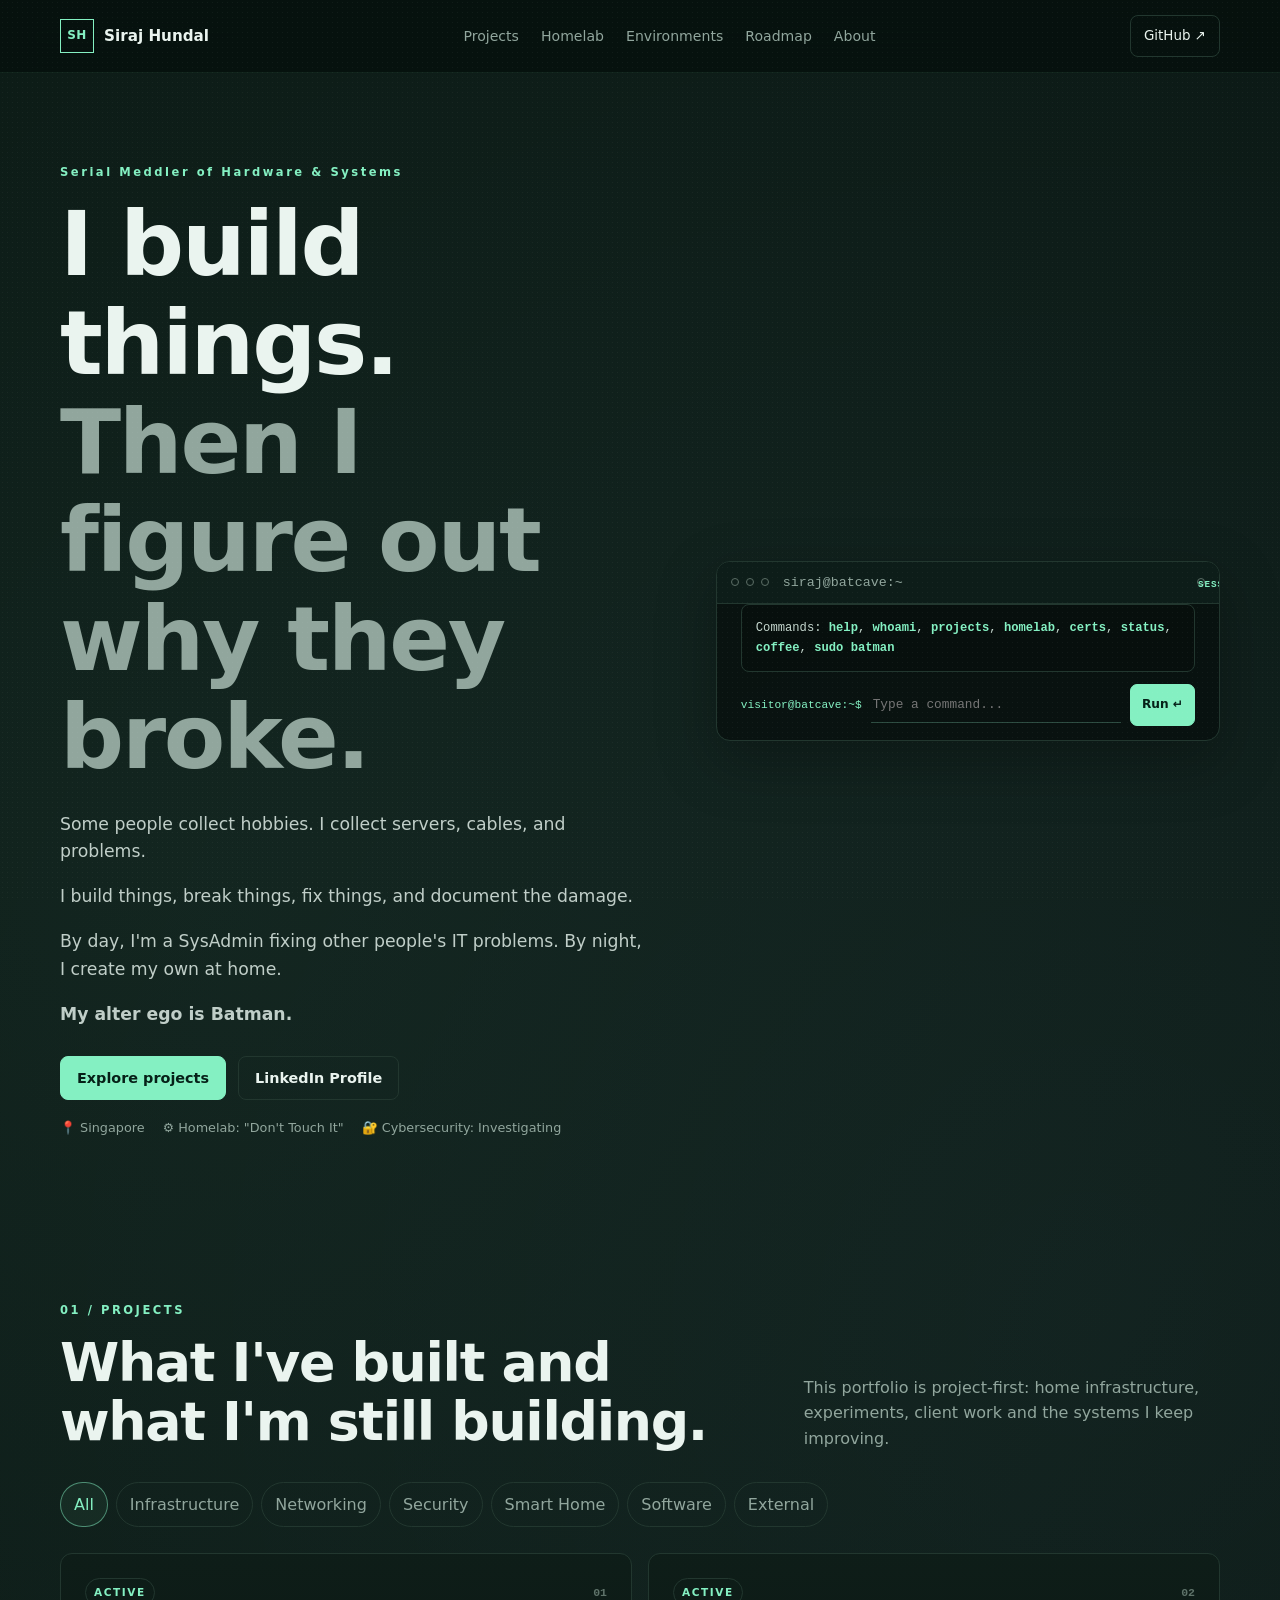
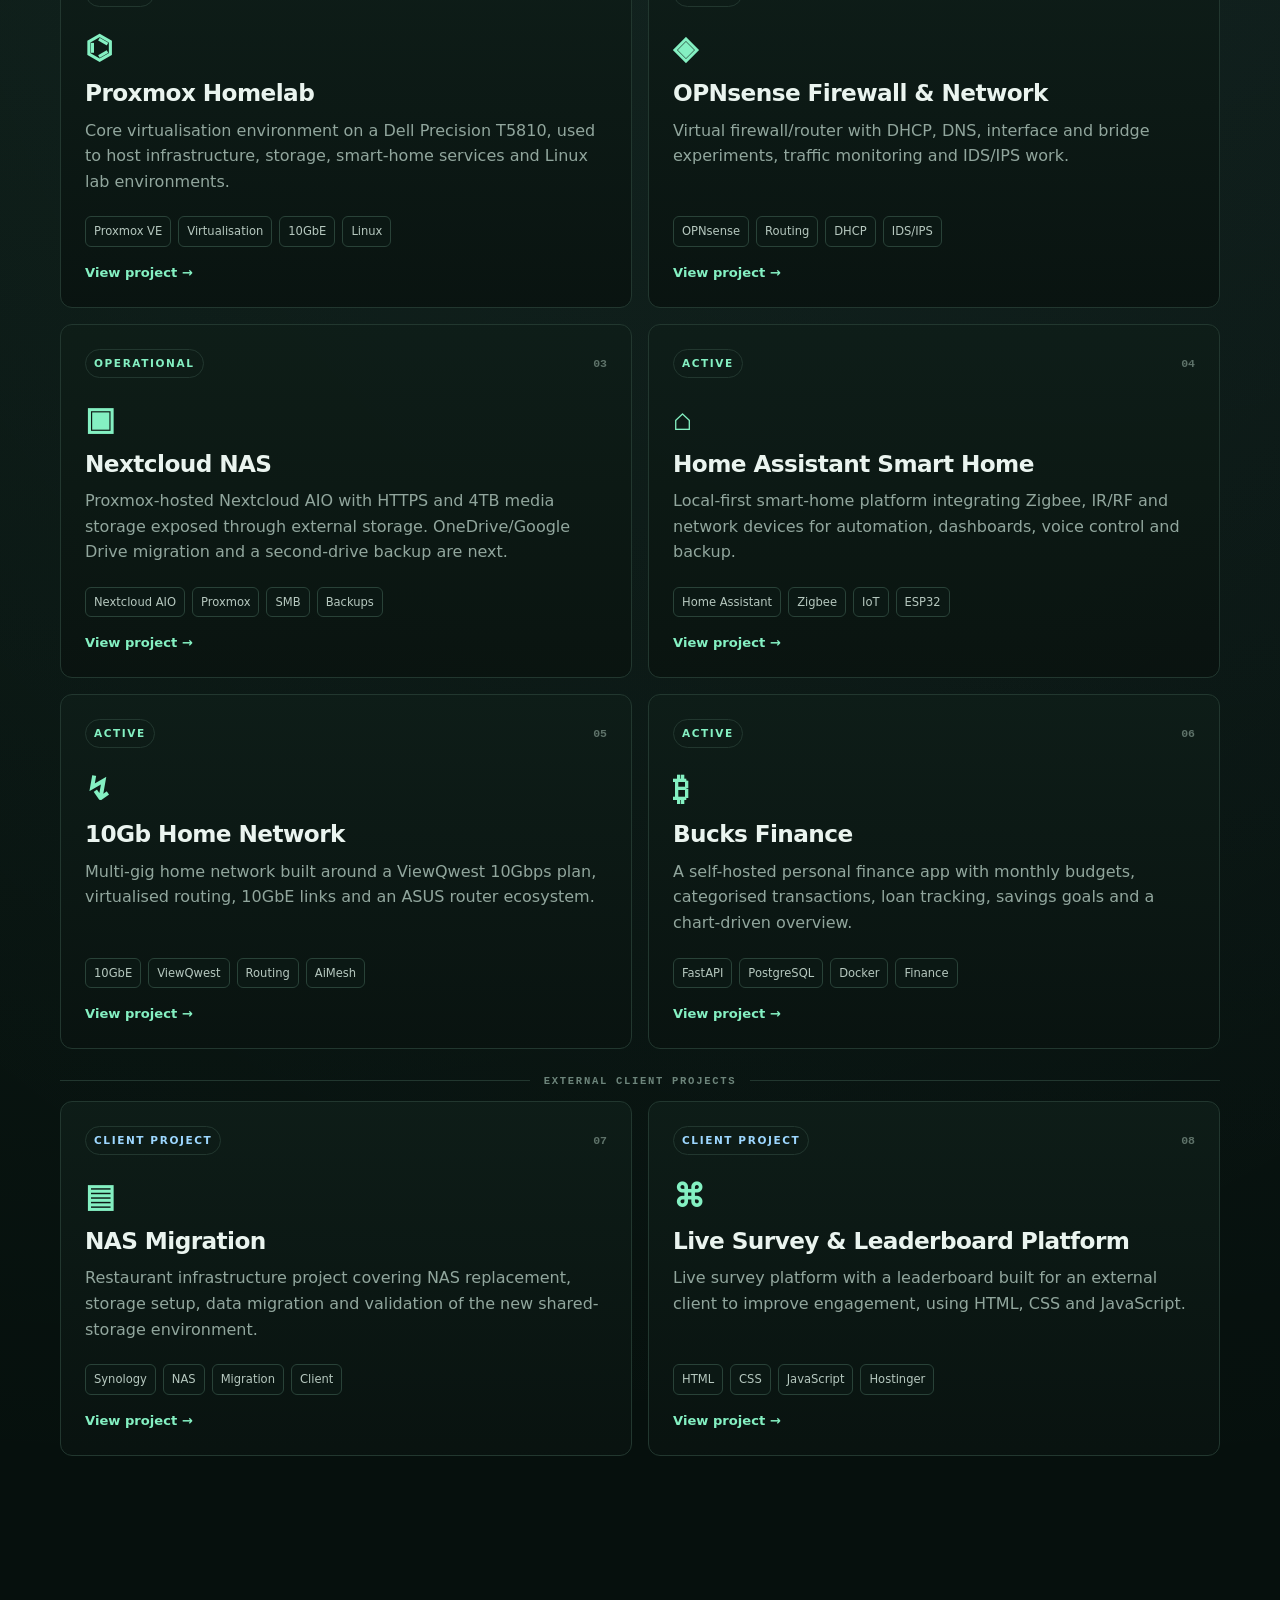
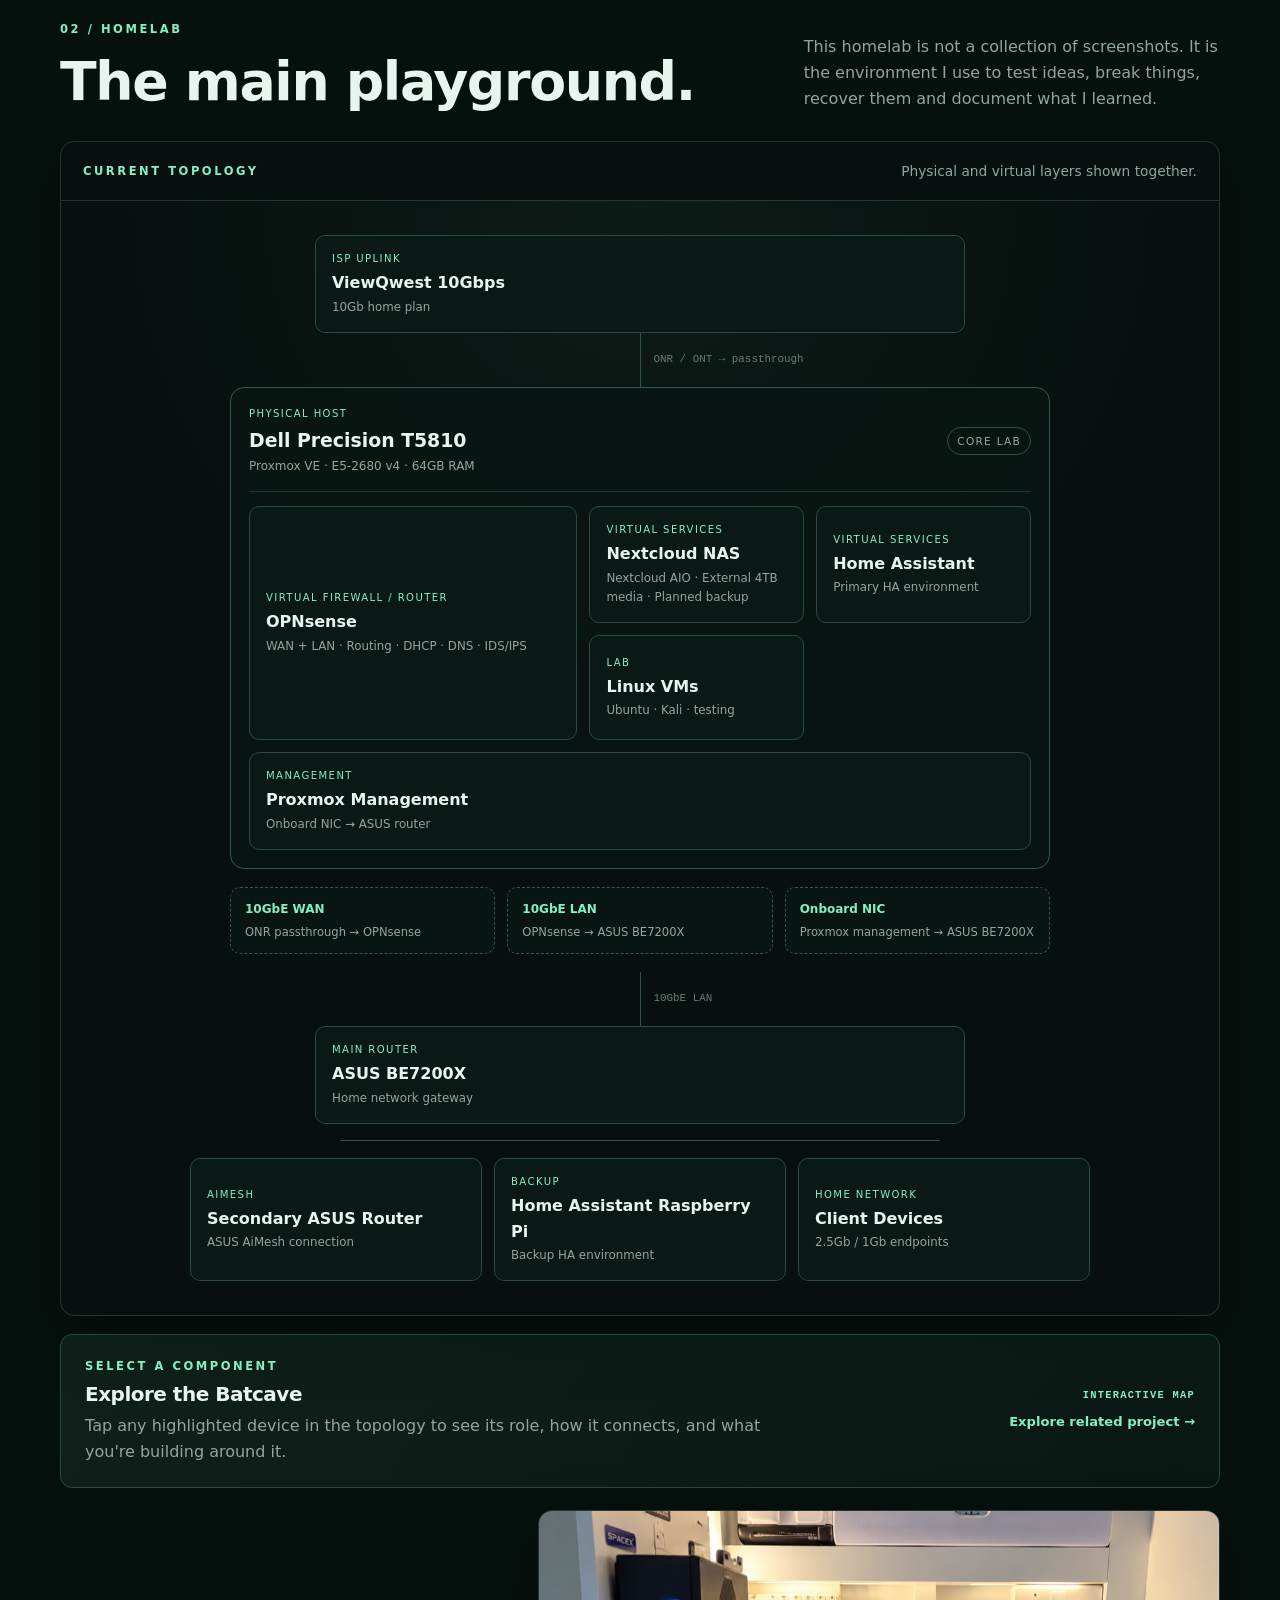
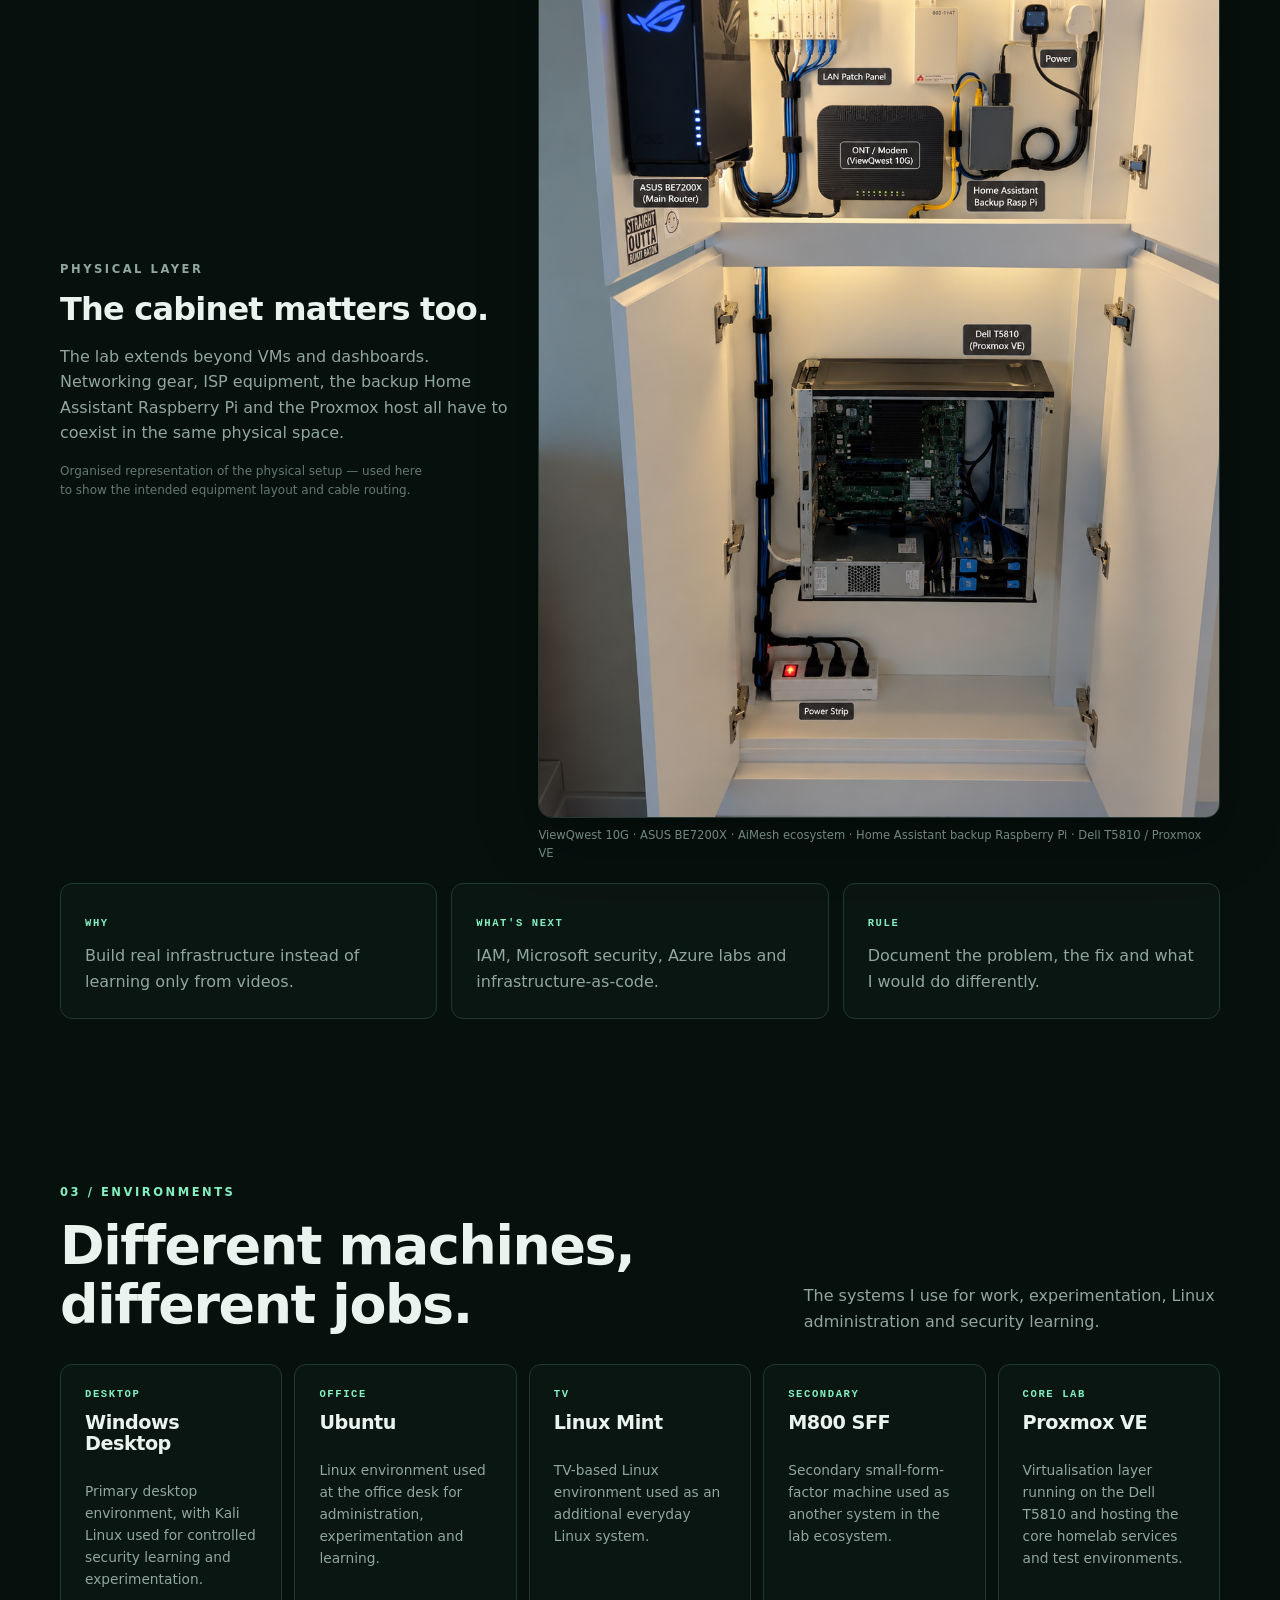
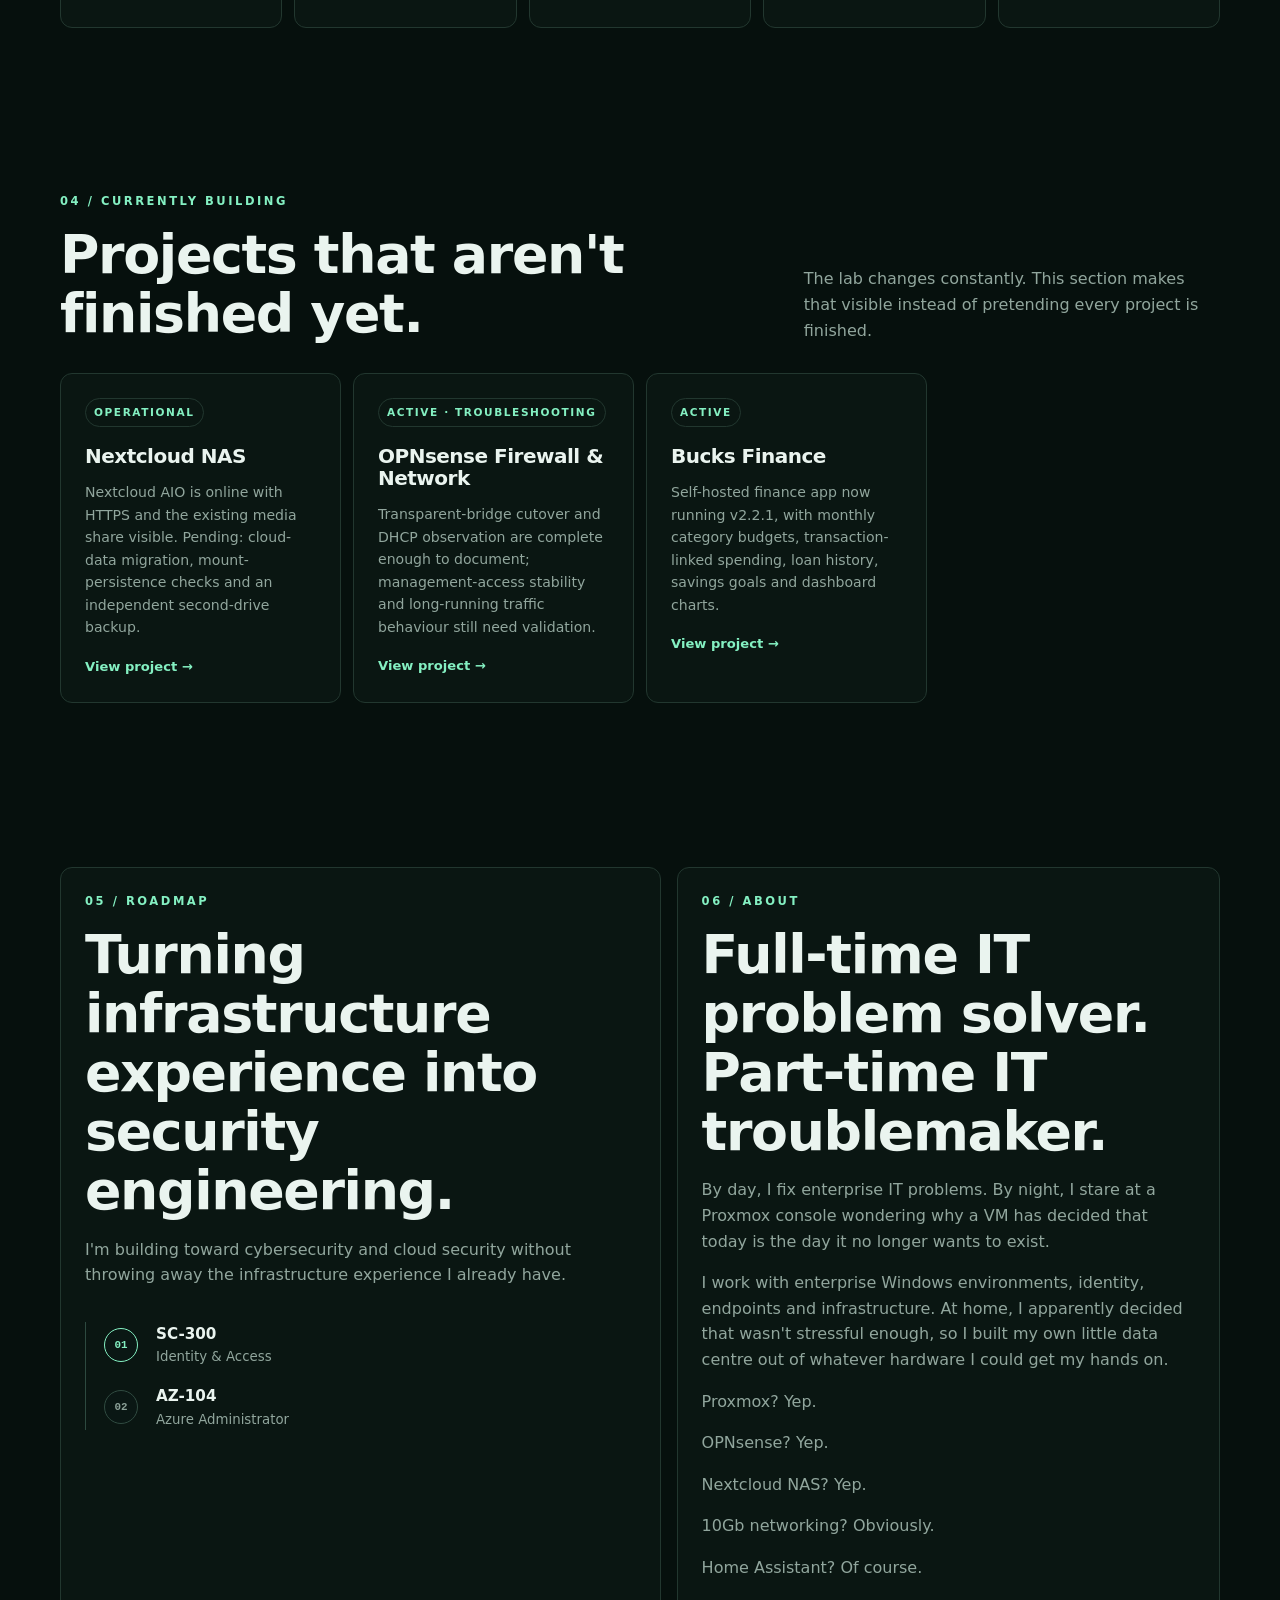
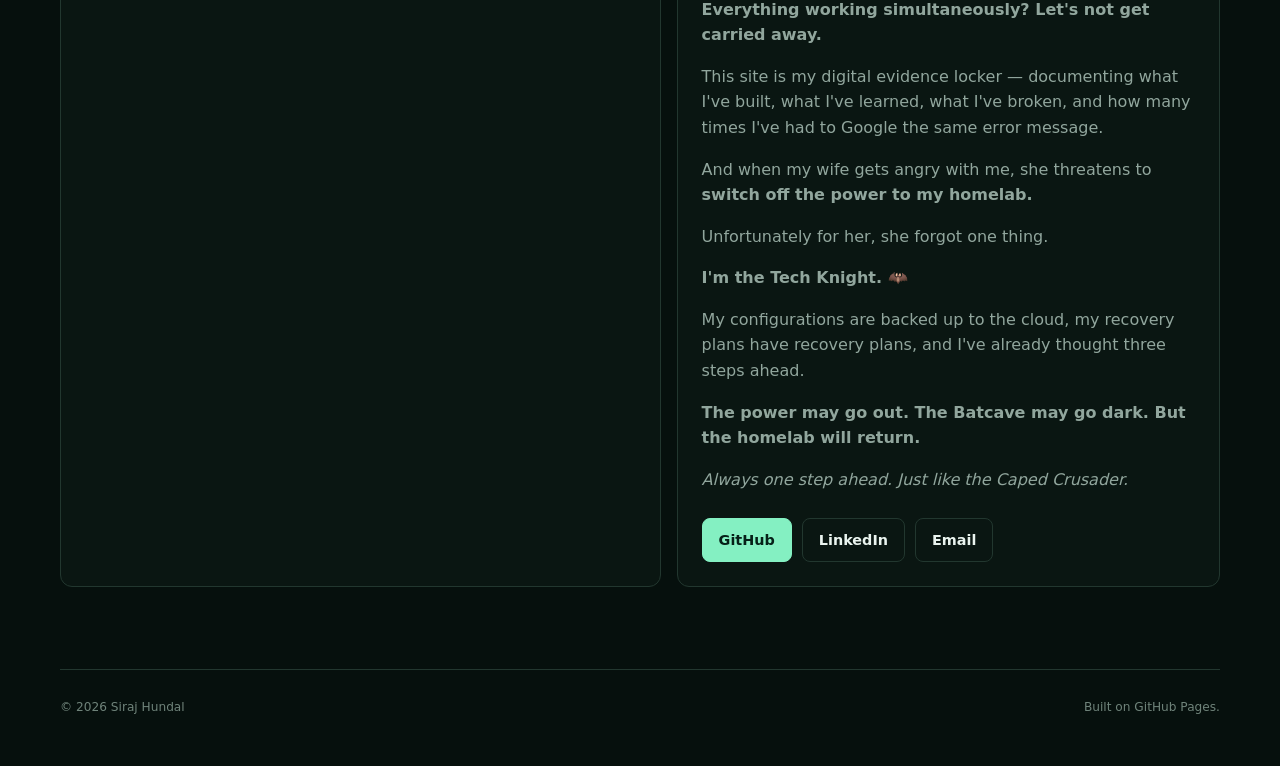
<file: index.html>
<!DOCTYPE html>
<html lang="en">
<head>
  <meta charset="UTF-8" />
  <meta name="viewport" content="width=device-width, initial-scale=1.0" />
  <meta name="description" content="Siraj Hundal — project-first portfolio covering homelab infrastructure, networking, Linux, smart home, client projects and cybersecurity learning." />
  <title>Siraj Hundal | Serial Meddler of Hardware & Systems</title>
  <link rel="stylesheet" href="styles.css" />
</head>
<body>
  <div class="noise" aria-hidden="true"></div>
  <header class="site-header">
    <nav class="nav container">
      <a class="brand" href="#top" aria-label="Siraj Hundal home"><span>SH</span><strong>Siraj Hundal</strong></a>
      <div class="nav-links">
        <a href="#projects">Projects</a>
        <a href="#lab">Homelab</a>
        <a href="#environments">Environments</a>
        <a href="#roadmap">Roadmap</a>
        <a href="#about">About</a>
      </div>
      <a class="nav-cta" href="https://github.com/DeChozen1" target="_blank" rel="noreferrer">GitHub ↗</a>
    </nav>
  </header>

  <main id="top">
    <section class="hero container">
      <div class="hero-copy">
        <p class="eyebrow">Serial Meddler of Hardware & Systems</p>
        <h1>I build things.<br /><span>Then I figure out why they broke.</span></h1>
        <p class="hero-text">Some people collect hobbies. I collect servers, cables, and problems.</p>
        <p class="hero-text">I build things, break things, fix things, and document the damage.</p>
        <p class="hero-text">By day, I'm a SysAdmin fixing other people's IT problems. By night, I create my own at home.</p>
        <p class="hero-text"><strong>My alter ego is Batman.</strong></p>
        <div class="hero-actions">
          <a class="button primary" href="#projects">Explore projects</a>
          <a class="button ghost" href="https://www.linkedin.com/in/siraj-0405z/" target="_blank" rel="noreferrer">LinkedIn Profile</a>
        </div>
        <div class="hero-meta">
          <span>📍 Singapore</span>
          <span>⚙️ Homelab: "Don't Touch It"</span>
          <span>🔐 Cybersecurity: Investigating</span>
        </div>
      </div>
      <section class="hero-terminal batcave-terminal" aria-label="Interactive Batcave terminal">
        <div class="terminal-top"><span></span><span></span><span></span><small>siraj@batcave:~</small><span class="terminal-live">SESSION READY</span></div>
        <div class="terminal-output" id="terminal-output" aria-live="polite">
          <p>Commands: <strong>help</strong>, <strong>whoami</strong>, <strong>projects</strong>, <strong>homelab</strong>, <strong>certs</strong>, <strong>status</strong>, <strong>coffee</strong>, <strong>sudo batman</strong></p>
        </div>  </div>
        <form class="terminal-input-row" id="terminal-form">
          <label for="terminal-input"><span class="terminal-prompt">visitor@batcave:~$</span></label>
          <input id="terminal-input" name="command" type="text" autocomplete="off" autocapitalize="off" spellcheck="false" placeholder="Type a command..." aria-label="Enter a Batcave command" />
          <button type="submit">Run ↵</button>
        </form>
      </section>
    </section>

    <section class="section container" id="projects">
      <div class="section-heading">
        <div>
          <p class="eyebrow">01 / PROJECTS</p>
          <h2>What I've built and what I'm still building.</h2>
        </div>
        <p class="section-intro">This portfolio is project-first: home infrastructure, experiments, client work and the systems I keep improving.</p>
      </div>

      <div class="filters" role="tablist" aria-label="Project filters">
        <button class="filter active" data-filter="all">All</button>
        <button class="filter" data-filter="infrastructure">Infrastructure</button>
        <button class="filter" data-filter="networking">Networking</button>
        <button class="filter" data-filter="security">Security</button>
        <button class="filter" data-filter="smart-home">Smart Home</button>
        <button class="filter" data-filter="software">Software</button>
        <button class="filter" data-filter="external">External</button>
      </div>

      <div class="project-grid">
        <article class="project-card featured" data-category="infrastructure networking security">
          <div class="card-top"><span class="status active">ACTIVE</span><span class="project-number">01</span></div>
          <div class="project-icon">⌬</div>
          <h3>Proxmox Homelab</h3>
          <p>Core virtualisation environment on a Dell Precision T5810, used to host infrastructure, storage, smart-home services and Linux lab environments.</p>
          <div class="tags"><span>Proxmox VE</span><span>Virtualisation</span><span>10GbE</span><span>Linux</span></div>
          <a class="text-link" href="projects/proxmox-homelab.html">View project →</a>
        </article>

        <article class="project-card" data-category="networking security infrastructure">
          <div class="card-top"><span class="status active">ACTIVE</span><span class="project-number">02</span></div>
          <div class="project-icon">◈</div>
          <h3>OPNsense Firewall & Network</h3>
          <p>Virtual firewall/router with DHCP, DNS, interface and bridge experiments, traffic monitoring and IDS/IPS work.</p>
          <div class="tags"><span>OPNsense</span><span>Routing</span><span>DHCP</span><span>IDS/IPS</span></div>
          <a class="text-link" href="projects/opnsense.html">View project →</a>
        </article>

        <article class="project-card" data-category="infrastructure">
          <div class="card-top"><span class="status active">OPERATIONAL</span><span class="project-number">03</span></div>
          <div class="project-icon">▣</div>
          <h3>Nextcloud NAS</h3>
          <p>Proxmox-hosted Nextcloud AIO with HTTPS and 4TB media storage exposed through external storage. OneDrive/Google Drive migration and a second-drive backup are next.</p>
          <div class="tags"><span>Nextcloud AIO</span><span>Proxmox</span><span>SMB</span><span>Backups</span></div>
          <a class="text-link" href="projects/truenas.html">View project →</a>
        </article>

        <article class="project-card" data-category="smart-home security infrastructure">
          <div class="card-top"><span class="status active">ACTIVE</span><span class="project-number">04</span></div>
          <div class="project-icon">⌂</div>
          <h3>Home Assistant Smart Home</h3>
          <p>Local-first smart-home platform integrating Zigbee, IR/RF and network devices for automation, dashboards, voice control and backup.</p>
          <div class="tags"><span>Home Assistant</span><span>Zigbee</span><span>IoT</span><span>ESP32</span></div>
          <a class="text-link" href="projects/home-assistant.html">View project →</a>
        </article>

        <article class="project-card" data-category="networking infrastructure security">
          <div class="card-top"><span class="status active">ACTIVE</span><span class="project-number">05</span></div>
          <div class="project-icon">↯</div>
          <h3>10Gb Home Network</h3>
          <p>Multi-gig home network built around a ViewQwest 10Gbps plan, virtualised routing, 10GbE links and an ASUS router ecosystem.</p>
          <div class="tags"><span>10GbE</span><span>ViewQwest</span><span>Routing</span><span>AiMesh</span></div>
          <a class="text-link" href="projects/10gb-network.html">View project →</a>
        </article>

        <article class="project-card" data-category="software infrastructure">
          <div class="card-top"><span class="status active">ACTIVE</span><span class="project-number">06</span></div>
          <div class="project-icon">₿</div>
          <h3>Bucks Finance</h3>
          <p>A self-hosted personal finance app with monthly budgets, categorised transactions, loan tracking, savings goals and a chart-driven overview.</p>
          <div class="tags"><span>FastAPI</span><span>PostgreSQL</span><span>Docker</span><span>Finance</span></div>
          <a class="text-link" href="projects/bucks-finance.html">View project →</a>
        </article>

        <div class="project-divider" data-category="external"><span>EXTERNAL CLIENT PROJECTS</span></div>

        <article class="project-card" data-category="external infrastructure networking">
          <div class="card-top"><span class="status external">CLIENT PROJECT</span><span class="project-number">07</span></div>
          <div class="project-icon">▤</div>
          <h3>NAS Migration</h3>
          <p>Restaurant infrastructure project covering NAS replacement, storage setup, data migration and validation of the new shared-storage environment.</p>
          <div class="tags"><span>Synology</span><span>NAS</span><span>Migration</span><span>Client</span></div>
          <a class="text-link" href="projects/anjappar-nas.html">View project →</a>
        </article>

        <article class="project-card" data-category="external software">
          <div class="card-top"><span class="status external">CLIENT PROJECT</span><span class="project-number">08</span></div>
          <div class="project-icon">⌘</div>
          <h3>Live Survey & Leaderboard Platform</h3>
          <p>Live survey platform with a leaderboard built for an external client to improve engagement, using HTML, CSS and JavaScript.</p>
          <div class="tags"><span>HTML</span><span>CSS</span><span>JavaScript</span><span>Hostinger</span></div>
          <a class="text-link" href="projects/survey-platform.html">View project →</a>
        </article>
      </div>
    </section>

    <section class="section container" id="lab">
      <div class="section-heading">
        <div>
          <p class="eyebrow">02 / HOMELAB</p>
          <h2>The main playground.</h2>
        </div>
        <p class="section-intro">This homelab is not a collection of screenshots. It is the environment I use to test ideas, break things, recover them and document what I learned.</p>
      </div>

      <div class="architecture-wrap">
        <div class="architecture-heading">
          <span class="eyebrow">CURRENT TOPOLOGY</span>
          <p>Physical and virtual layers shown together.</p>
        </div>
        <div class="architecture">
          <button type="button" class="node uplink topology-node" data-system="isp" aria-pressed="false"><small>ISP UPLINK</small><strong>ViewQwest 10Gbps</strong><em>10Gb home plan</em></button>
          <div class="flow-line"><span>ONR / ONT → passthrough</span></div>

          <div class="host-shell">
            <div class="host-head">
              <div><small>PHYSICAL HOST</small><strong>Dell Precision T5810</strong><em>Proxmox VE · E5-2680 v4 · 64GB RAM</em></div>
              <span class="host-badge">CORE LAB</span>
            </div>
            <div class="host-grid">
              <button type="button" class="node firewall-inner topology-node" data-system="opnsense" aria-pressed="false"><small>VIRTUAL FIREWALL / ROUTER</small><strong>OPNsense</strong><em>WAN + LAN · Routing · DHCP · DNS · IDS/IPS</em></button>
              <button type="button" class="node service topology-node" data-system="nextcloud" aria-pressed="false"><small>VIRTUAL SERVICES</small><strong>Nextcloud NAS</strong><em>Nextcloud AIO · External 4TB media · Planned backup</em></button>
              <button type="button" class="node service topology-node" data-system="ha" aria-pressed="false"><small>VIRTUAL SERVICES</small><strong>Home Assistant</strong><em>Primary HA environment</em></button>
              <button type="button" class="node service topology-node" data-system="linux" aria-pressed="false"><small>LAB</small><strong>Linux VMs</strong><em>Ubuntu · Kali · testing</em></button>
              <button type="button" class="node management topology-node" data-system="proxmox" aria-pressed="false"><small>MANAGEMENT</small><strong>Proxmox Management</strong><em>Onboard NIC → ASUS router</em></button>
            </div>
          </div>

          <div class="dual-path">
            <div class="path-card"><b>10GbE WAN</b><span>ONR passthrough → OPNsense</span></div>
            <div class="path-card"><b>10GbE LAN</b><span>OPNsense → ASUS BE7200X</span></div>
            <div class="path-card"><b>Onboard NIC</b><span>Proxmox management → ASUS BE7200X</span></div>
          </div>

          <div class="flow-line"><span>10GbE LAN</span></div>
          <button type="button" class="node router topology-node" data-system="router" aria-pressed="false"><small>MAIN ROUTER</small><strong>ASUS BE7200X</strong><em>Home network gateway</em></button>

          <div class="router-branches">
            <button type="button" class="node compact topology-node" data-system="aimesh" aria-pressed="false"><small>AIMESH</small><strong>Secondary ASUS Router</strong><em>ASUS AiMesh connection</em></button>
            <button type="button" class="node compact topology-node" data-system="pi" aria-pressed="false"><small>BACKUP</small><strong>Home Assistant Raspberry Pi</strong><em>Backup HA environment</em></button>
            <button type="button" class="node compact topology-node" data-system="clients" aria-pressed="false"><small>HOME NETWORK</small><strong>Client Devices</strong><em>2.5Gb / 1Gb endpoints</em></button>
          </div>
        </div>
      </div>


        <div class="topology-details" id="topology-details" aria-live="polite">
          <div>
            <p class="eyebrow">SELECT A COMPONENT</p>
            <h3 id="topology-detail-title">Explore the Batcave</h3>
            <p id="topology-detail-copy">Tap any highlighted device in the topology to see its role, how it connects, and what you're building around it.</p>
          </div>
          <div class="topology-detail-meta">
            <span id="topology-detail-role">INTERACTIVE MAP</span>
            <a id="topology-detail-link" href="#projects">Explore related project →</a>
          </div>
        </div>
      <div class="physical-section">
        <div class="physical-copy">
          <p class="eyebrow">PHYSICAL LAYER</p>
          <h3>The cabinet matters too.</h3>
          <p>The lab extends beyond VMs and dashboards. Networking gear, ISP equipment, the backup Home Assistant Raspberry Pi and the Proxmox host all have to coexist in the same physical space.</p>
          <p class="disclaimer">Organised representation of the physical setup — used here to show the intended equipment layout and cable routing.</p>
        </div>
        <figure class="cabinet-figure">
          <img src="assets/homelab-cabinet-organized.png" alt="Organised representation of Siraj's home networking cabinet with ASUS BE7200X router, ViewQwest 10G ONT/modem, backup Home Assistant Raspberry Pi and Dell T5810 Proxmox server." />
          <figcaption>ViewQwest 10G · ASUS BE7200X · AiMesh ecosystem · Home Assistant backup Raspberry Pi · Dell T5810 / Proxmox VE</figcaption>
        </figure>
      </div>

      <div class="lab-notes">
        <div><span class="note-kicker">WHY</span><p>Build real infrastructure instead of learning only from videos.</p></div>
        <div><span class="note-kicker">WHAT'S NEXT</span><p>IAM, Microsoft security, Azure labs and infrastructure-as-code.</p></div>
        <div><span class="note-kicker">RULE</span><p>Document the problem, the fix and what I would do differently.</p></div>
      </div>
    </section>

    <section class="section container" id="environments">
      <div class="section-heading">
        <div>
          <p class="eyebrow">03 / ENVIRONMENTS</p>
          <h2>Different machines, different jobs.</h2>
        </div>
        <p class="section-intro">The systems I use for work, experimentation, Linux administration and security learning.</p>
      </div>
      <div class="environment-grid">
        <article class="environment-card"><span class="env-label">DESKTOP</span><h3>Windows Desktop</h3><p>Primary desktop environment, with Kali Linux used for controlled security learning and experimentation.</p></article>
        <article class="environment-card"><span class="env-label">OFFICE</span><h3>Ubuntu</h3><p>Linux environment used at the office desk for administration, experimentation and learning.</p></article>
        <article class="environment-card"><span class="env-label">TV</span><h3>Linux Mint</h3><p>TV-based Linux environment used as an additional everyday Linux system.</p></article>
        <article class="environment-card"><span class="env-label">SECONDARY</span><h3>M800 SFF</h3><p>Secondary small-form-factor machine used as another system in the lab ecosystem.</p></article>
        <article class="environment-card"><span class="env-label">CORE LAB</span><h3>Proxmox VE</h3><p>Virtualisation layer running on the Dell T5810 and hosting the core homelab services and test environments.</p></article>
      </div>
    </section>

    <section class="section container" id="current">
      <div class="section-heading">
        <div>
          <p class="eyebrow">04 / CURRENTLY BUILDING</p>
          <h2>Projects that aren't finished yet.</h2>
        </div>
        <p class="section-intro">The lab changes constantly. This section makes that visible instead of pretending every project is finished.</p>
      </div>
      <div class="current-grid current-grid-3">
        <article class="current-card"><span class="status active">OPERATIONAL</span><h3>Nextcloud NAS</h3><p>Nextcloud AIO is online with HTTPS and the existing media share visible. Pending: cloud-data migration, mount-persistence checks and an independent second-drive backup.</p><a class="text-link" href="projects/truenas.html">View project →</a></article>
        <article class="current-card"><span class="status active">ACTIVE · TROUBLESHOOTING</span><h3>OPNsense Firewall & Network</h3><p>Transparent-bridge cutover and DHCP observation are complete enough to document; management-access stability and long-running traffic behaviour still need validation.</p><a class="text-link" href="projects/opnsense.html">View project →</a></article>
        <article class="current-card"><span class="status active">ACTIVE</span><h3>Bucks Finance</h3><p>Self-hosted finance app now running v2.2.1, with monthly category budgets, transaction-linked spending, loan history, savings goals and dashboard charts.</p><a class="text-link" href="projects/bucks-finance.html">View project →</a></article>
    </section>

    <section class="section container split-section" id="roadmap">
      <div class="roadmap-panel">
        <p class="eyebrow">05 / ROADMAP</p>
        <h2>Turning infrastructure experience into security engineering.</h2>
        <p>I'm building toward cybersecurity and cloud security without throwing away the infrastructure experience I already have.</p>
        <div class="roadmap-line">
          <div class="road-step current"><span>01</span><strong>SC-300</strong><small>Identity & Access</small></div>
          <div class="road-step"><span>02</span><strong>AZ-104</strong><small>Azure Administrator</small></div>
        </div>
      </div>
      <div class="about-panel" id="about">
        <p class="eyebrow">06 / ABOUT</p>
        <h2>Full-time IT problem solver. Part-time IT troublemaker.</h2>
        <p>By day, I fix enterprise IT problems. By night, I stare at a Proxmox console wondering why a VM has decided that today is the day it no longer wants to exist.</p>
        <p>I work with enterprise Windows environments, identity, endpoints and infrastructure. At home, I apparently decided that wasn't stressful enough, so I built my own little data centre out of whatever hardware I could get my hands on.</p>
        <p>Proxmox? Yep.</p>
        <p>OPNsense? Yep.</p>
        <p>Nextcloud NAS? Yep.</p>
        <p>10Gb networking? Obviously.</p>
        <p>Home Assistant? Of course.</p>
        <p><strong>Everything working simultaneously? Let's not get carried away.</strong></p>
        <p>This site is my digital evidence locker — documenting what I've built, what I've learned, what I've broken, and how many times I've had to Google the same error message.</p>
        <p>And when my wife gets angry with me, she threatens to <strong>switch off the power to my homelab.</strong></p>
        <p>Unfortunately for her, she forgot one thing.</p>
        <p><strong>I'm the Tech Knight. 🦇</strong></p>
        <p>My configurations are backed up to the cloud, my recovery plans have recovery plans, and I've already thought three steps ahead.</p>
        <p><strong>The power may go out. The Batcave may go dark. But the homelab will return.</strong></p>
        <p><em>Always one step ahead. Just like the Caped Crusader.</em></p>
        <div class="contact-row">
          <a class="button primary" href="https://github.com/DeChozen1" target="_blank" rel="noreferrer">GitHub</a>
          <a class="button ghost" href="https://www.linkedin.com/in/siraj-0405z" target="_blank" rel="noreferrer">LinkedIn</a>
          <a class="button ghost" href="mailto:hundalsiraj@gmail.com">Email</a>
        </div>
      </div>
    </section>
  </main>

  <footer class="site-footer container">
    <span>© 2026 Siraj Hundal</span>
    <span>Built on GitHub Pages.</span>
  </footer>
  <script src="script.js?v=batman2"></script>
</body>
</html>
</file>
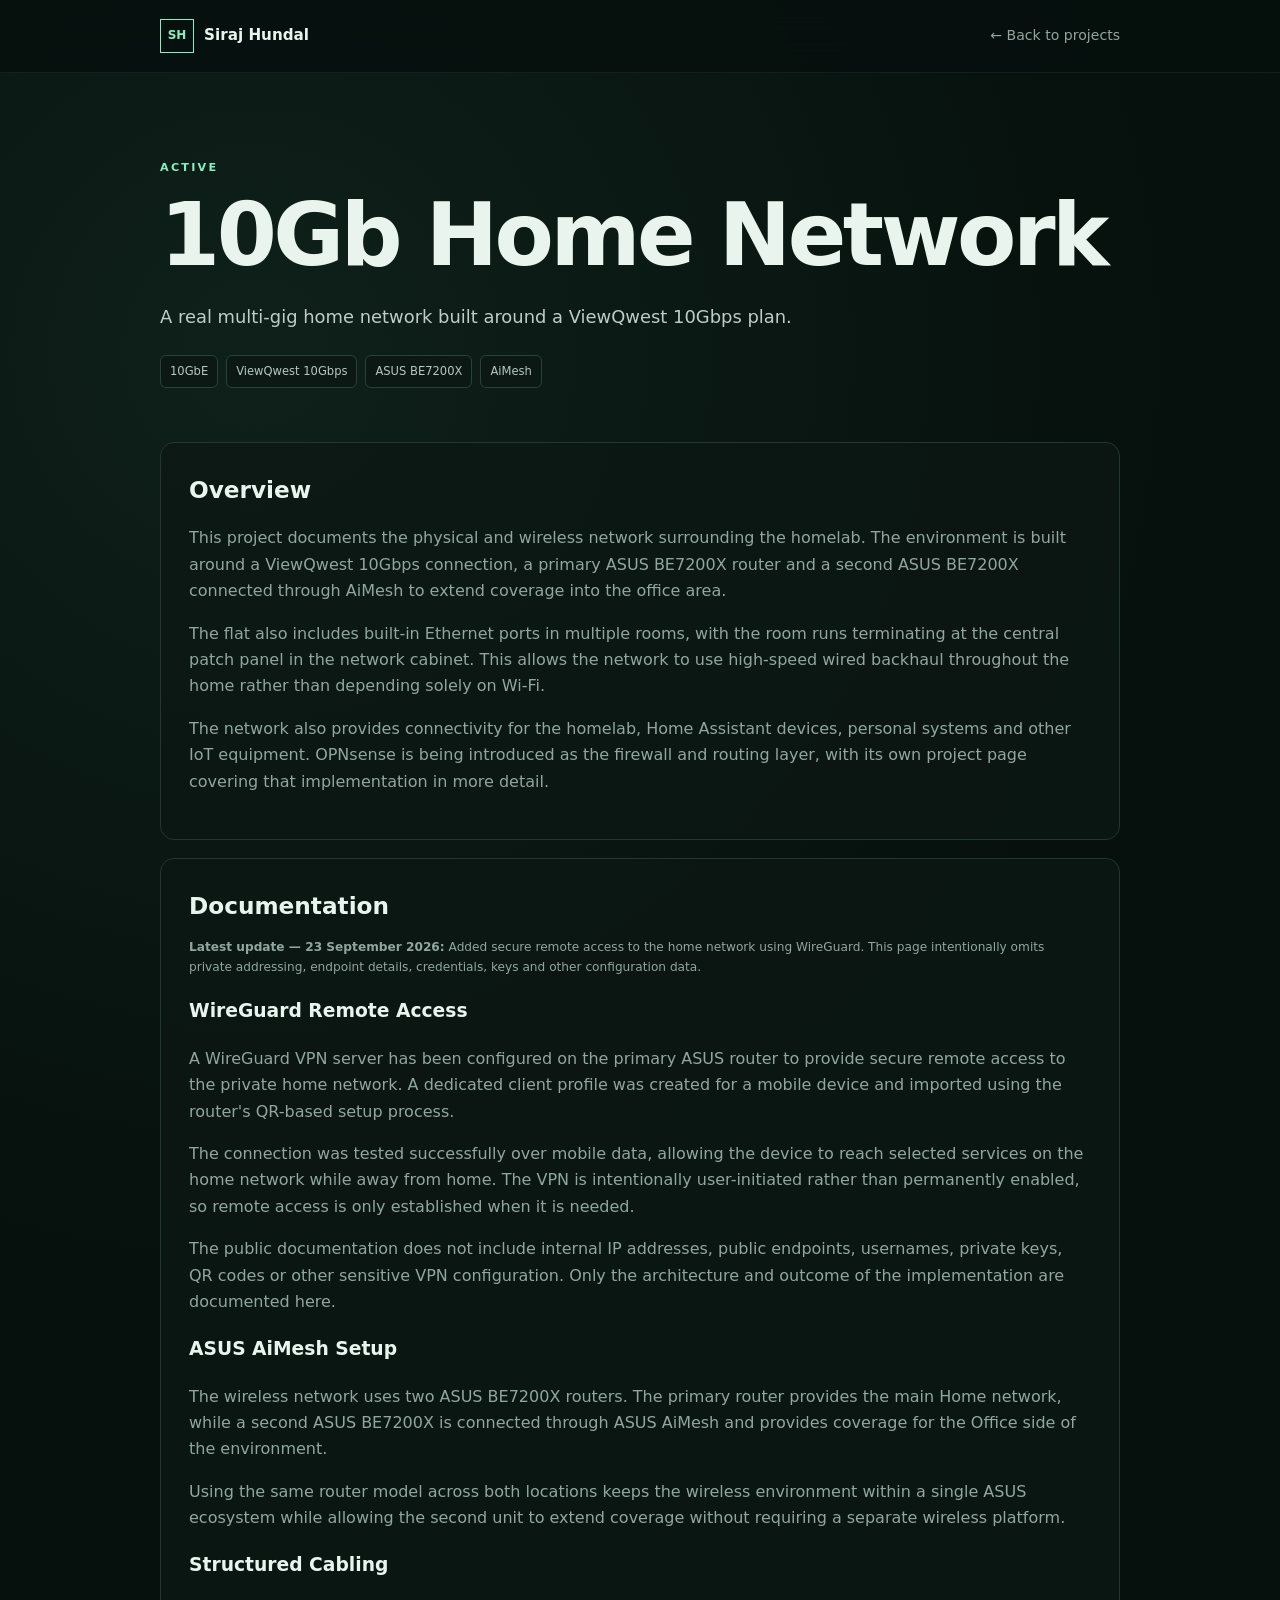
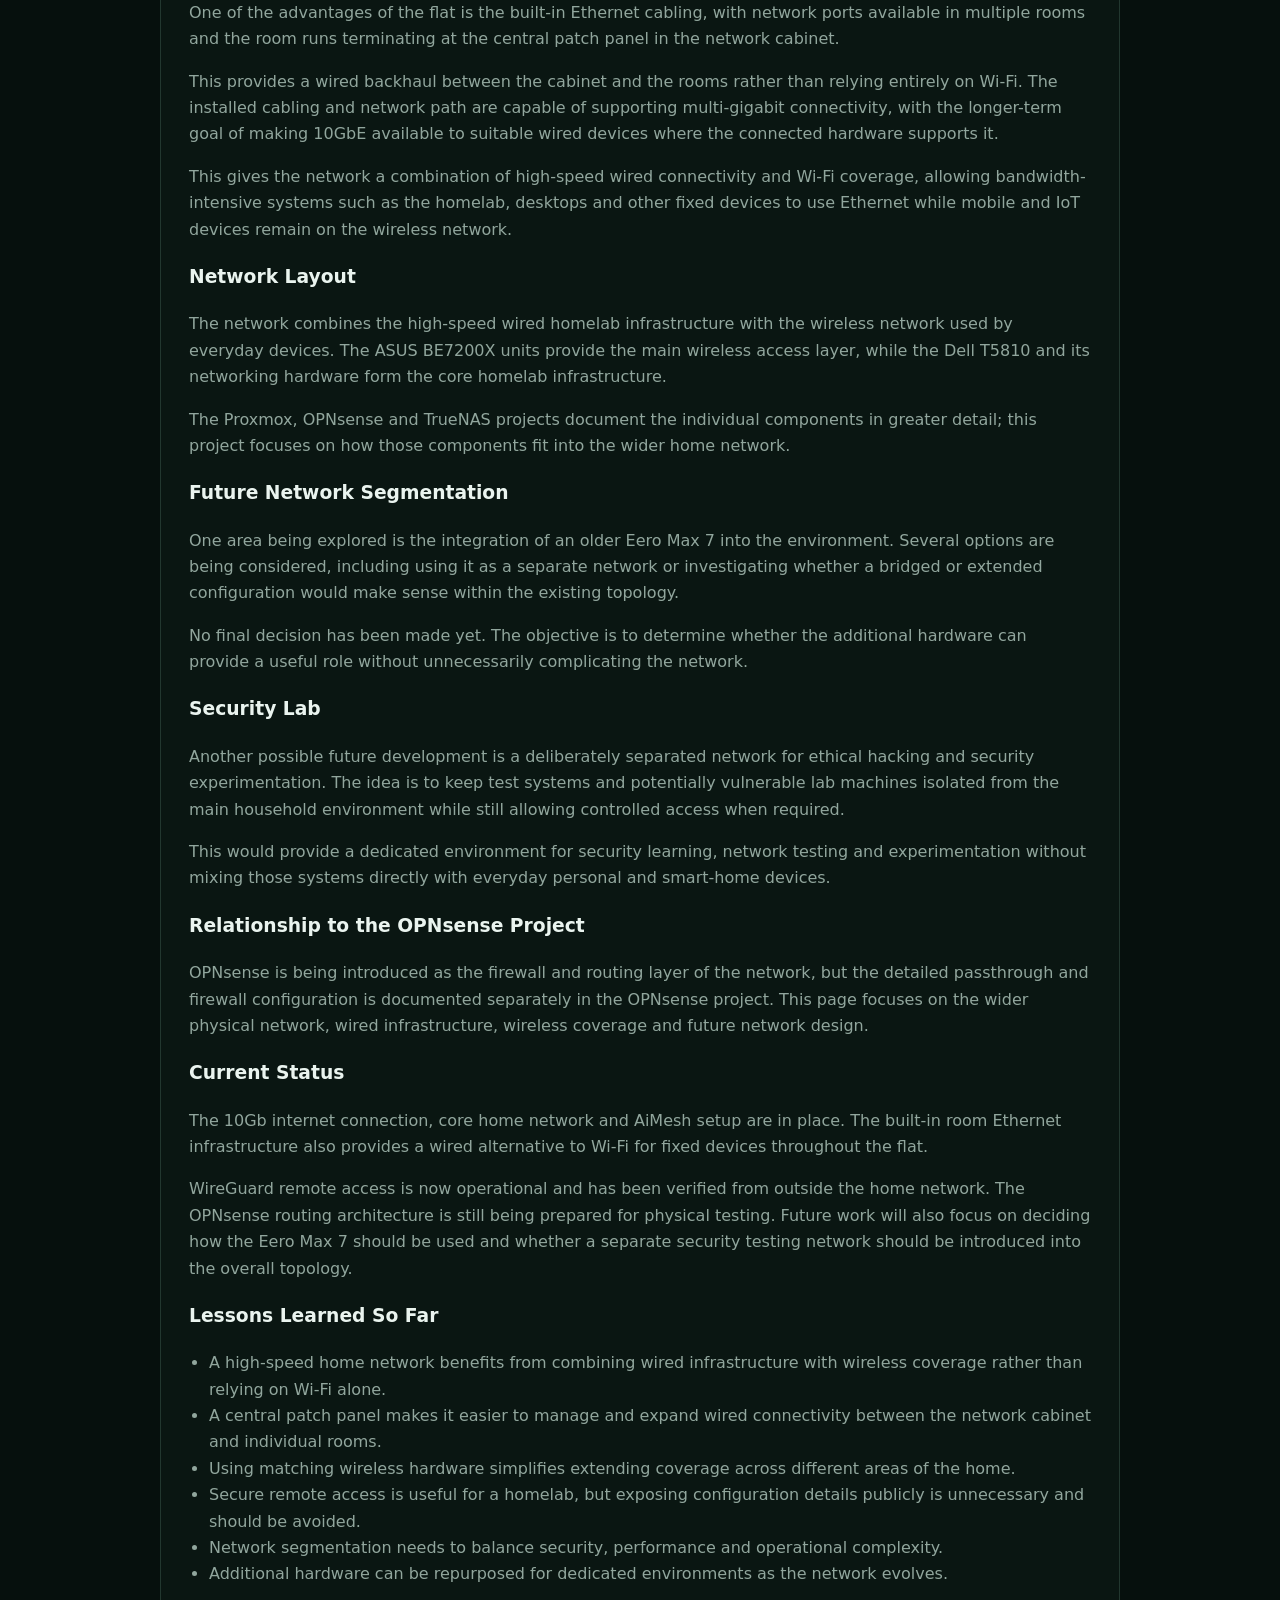
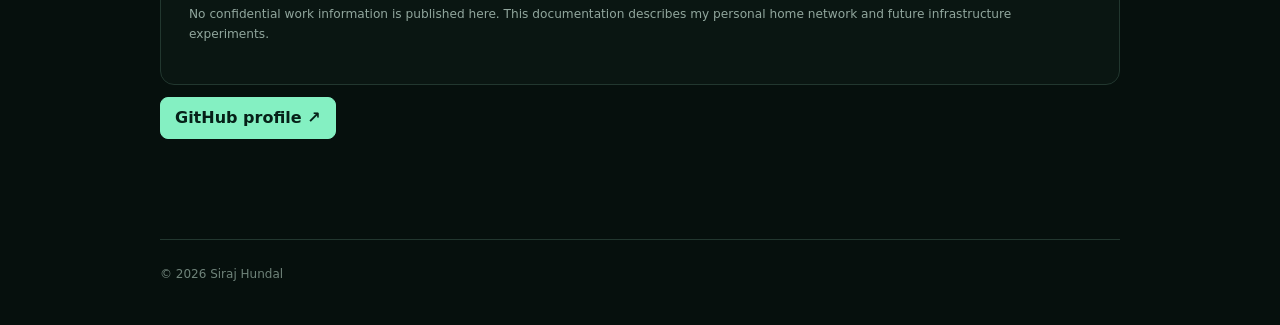
<file: projects/10gb-network.html>
<!DOCTYPE html>
<html lang="en">
<head>
    <meta charset="UTF-8">
    <meta name="viewport" content="width=device-width,initial-scale=1">
    <title>10Gb Home Network | Siraj Hundal</title>
    <link rel="stylesheet" href="project-styles.css">
</head>

<body>

<header class="site-header">
    <nav class="nav container">
        <a class="brand" href="../index.html">
            <span>SH</span>
            <strong>Siraj Hundal</strong>
        </a>

        <a class="back" href="../index.html#projects">
            ← Back to projects
        </a>
    </nav>
</header>


<main class="container">

    <section class="hero">
        <div class="eyebrow">ACTIVE</div>

        <h1>10Gb Home Network</h1>

        <p class="lede">
            A real multi-gig home network built around a ViewQwest 10Gbps plan.
        </p>

        <div class="meta">
            <span class="tag">10GbE</span>
            <span class="tag">ViewQwest 10Gbps</span>
            <span class="tag">ASUS BE7200X</span>
            <span class="tag">AiMesh</span>
        </div>
    </section>


    <section class="panel">
        <h2>Overview</h2>

        <p>
            This project documents the physical and wireless network surrounding
            the homelab. The environment is built around a ViewQwest 10Gbps
            connection, a primary ASUS BE7200X router and a second ASUS BE7200X
            connected through AiMesh to extend coverage into the office area.
        </p>

        <p>
            The flat also includes built-in Ethernet ports in multiple rooms,
            with the room runs terminating at the central patch panel in the
            network cabinet. This allows the network to use high-speed wired
            backhaul throughout the home rather than depending solely on Wi-Fi.
        </p>

        <p>
            The network also provides connectivity for the homelab, Home
            Assistant devices, personal systems and other IoT equipment.
            OPNsense is being introduced as the firewall and routing layer,
            with its own project page covering that implementation in more
            detail.
        </p>
    </section>


    <section class="panel">
        <h2>Documentation</h2>

        <p class="note">
            <strong>Latest update — 23 September 2026:</strong>
            Added secure remote access to the home network using WireGuard.
            This page intentionally omits private addressing, endpoint details,
            credentials, keys and other configuration data.
        </p>


        <h3>WireGuard Remote Access</h3>

        <p>
            A WireGuard VPN server has been configured on the primary ASUS
            router to provide secure remote access to the private home network.
            A dedicated client profile was created for a mobile device and
            imported using the router's QR-based setup process.
        </p>

        <p>
            The connection was tested successfully over mobile data, allowing
            the device to reach selected services on the home network while
            away from home. The VPN is intentionally user-initiated rather than
            permanently enabled, so remote access is only established when it
            is needed.
        </p>

        <p>
            The public documentation does not include internal IP addresses,
            public endpoints, usernames, private keys, QR codes or other
            sensitive VPN configuration. Only the architecture and outcome of
            the implementation are documented here.
        </p>


        <h3>ASUS AiMesh Setup</h3>

        <p>
            The wireless network uses two ASUS BE7200X routers. The primary
            router provides the main Home network, while a second ASUS BE7200X
            is connected through ASUS AiMesh and provides coverage for the
            Office side of the environment.
        </p>

        <p>
            Using the same router model across both locations keeps the
            wireless environment within a single ASUS ecosystem while allowing
            the second unit to extend coverage without requiring a separate
            wireless platform.
        </p>


        <h3>Structured Cabling</h3>

        <p>
            One of the advantages of the flat is the built-in Ethernet cabling,
            with network ports available in multiple rooms and the room runs
            terminating at the central patch panel in the network cabinet.
        </p>

        <p>
            This provides a wired backhaul between the cabinet and the rooms
            rather than relying entirely on Wi-Fi. The installed cabling and
            network path are capable of supporting multi-gigabit connectivity,
            with the longer-term goal of making 10GbE available to suitable
            wired devices where the connected hardware supports it.
        </p>

        <p>
            This gives the network a combination of high-speed wired
            connectivity and Wi-Fi coverage, allowing bandwidth-intensive
            systems such as the homelab, desktops and other fixed devices to
            use Ethernet while mobile and IoT devices remain on the wireless
            network.
        </p>


        <h3>Network Layout</h3>

        <p>
            The network combines the high-speed wired homelab infrastructure
            with the wireless network used by everyday devices. The ASUS
            BE7200X units provide the main wireless access layer, while the
            Dell T5810 and its networking hardware form the core homelab
            infrastructure.
        </p>

        <p>
            The Proxmox, OPNsense and TrueNAS projects document the individual
            components in greater detail; this project focuses on how those
            components fit into the wider home network.
        </p>


        <h3>Future Network Segmentation</h3>

        <p>
            One area being explored is the integration of an older Eero Max 7
            into the environment. Several options are being considered,
            including using it as a separate network or investigating whether
            a bridged or extended configuration would make sense within the
            existing topology.
        </p>

        <p>
            No final decision has been made yet. The objective is to determine
            whether the additional hardware can provide a useful role without
            unnecessarily complicating the network.
        </p>


        <h3>Security Lab</h3>

        <p>
            Another possible future development is a deliberately separated
            network for ethical hacking and security experimentation. The idea
            is to keep test systems and potentially vulnerable lab machines
            isolated from the main household environment while still allowing
            controlled access when required.
        </p>

        <p>
            This would provide a dedicated environment for security learning,
            network testing and experimentation without mixing those systems
            directly with everyday personal and smart-home devices.
        </p>


        <h3>Relationship to the OPNsense Project</h3>

        <p>
            OPNsense is being introduced as the firewall and routing layer of
            the network, but the detailed passthrough and firewall
            configuration is documented separately in the OPNsense project.
            This page focuses on the wider physical network, wired
            infrastructure, wireless coverage and future network design.
        </p>


        <h3>Current Status</h3>

        <p>
            The 10Gb internet connection, core home network and AiMesh setup
            are in place. The built-in room Ethernet infrastructure also
            provides a wired alternative to Wi-Fi for fixed devices throughout
            the flat.
        </p>

        <p>
            WireGuard remote access is now operational and has been verified
            from outside the home network. The OPNsense routing architecture
            is still being prepared for physical testing. Future work will
            also focus on deciding how the Eero Max 7 should be used and
            whether a separate security testing network should be introduced
            into the overall topology.
        </p>


        <h3>Lessons Learned So Far</h3>

        <ul>
            <li>
                A high-speed home network benefits from combining wired
                infrastructure with wireless coverage rather than relying on
                Wi-Fi alone.
            </li>

            <li>
                A central patch panel makes it easier to manage and expand
                wired connectivity between the network cabinet and individual
                rooms.
            </li>

            <li>
                Using matching wireless hardware simplifies extending coverage
                across different areas of the home.
            </li>

            <li>
                Secure remote access is useful for a homelab, but exposing
                configuration details publicly is unnecessary and should be
                avoided.
            </li>

            <li>
                Network segmentation needs to balance security, performance
                and operational complexity.
            </li>

            <li>
                Additional hardware can be repurposed for dedicated
                environments as the network evolves.
            </li>
        </ul>


        <p class="note">
            No confidential work information is published here. This
            documentation describes my personal home network and future
            infrastructure experiments.
        </p>

    </section>


    <a class="button primary"
       href="https://github.com/DeChozen1"
       target="_blank"
       rel="noreferrer">
        GitHub profile ↗
    </a>

</main>


<footer class="site-footer container">
    © 2026 Siraj Hundal
</footer>

</body>
</html>
</file>
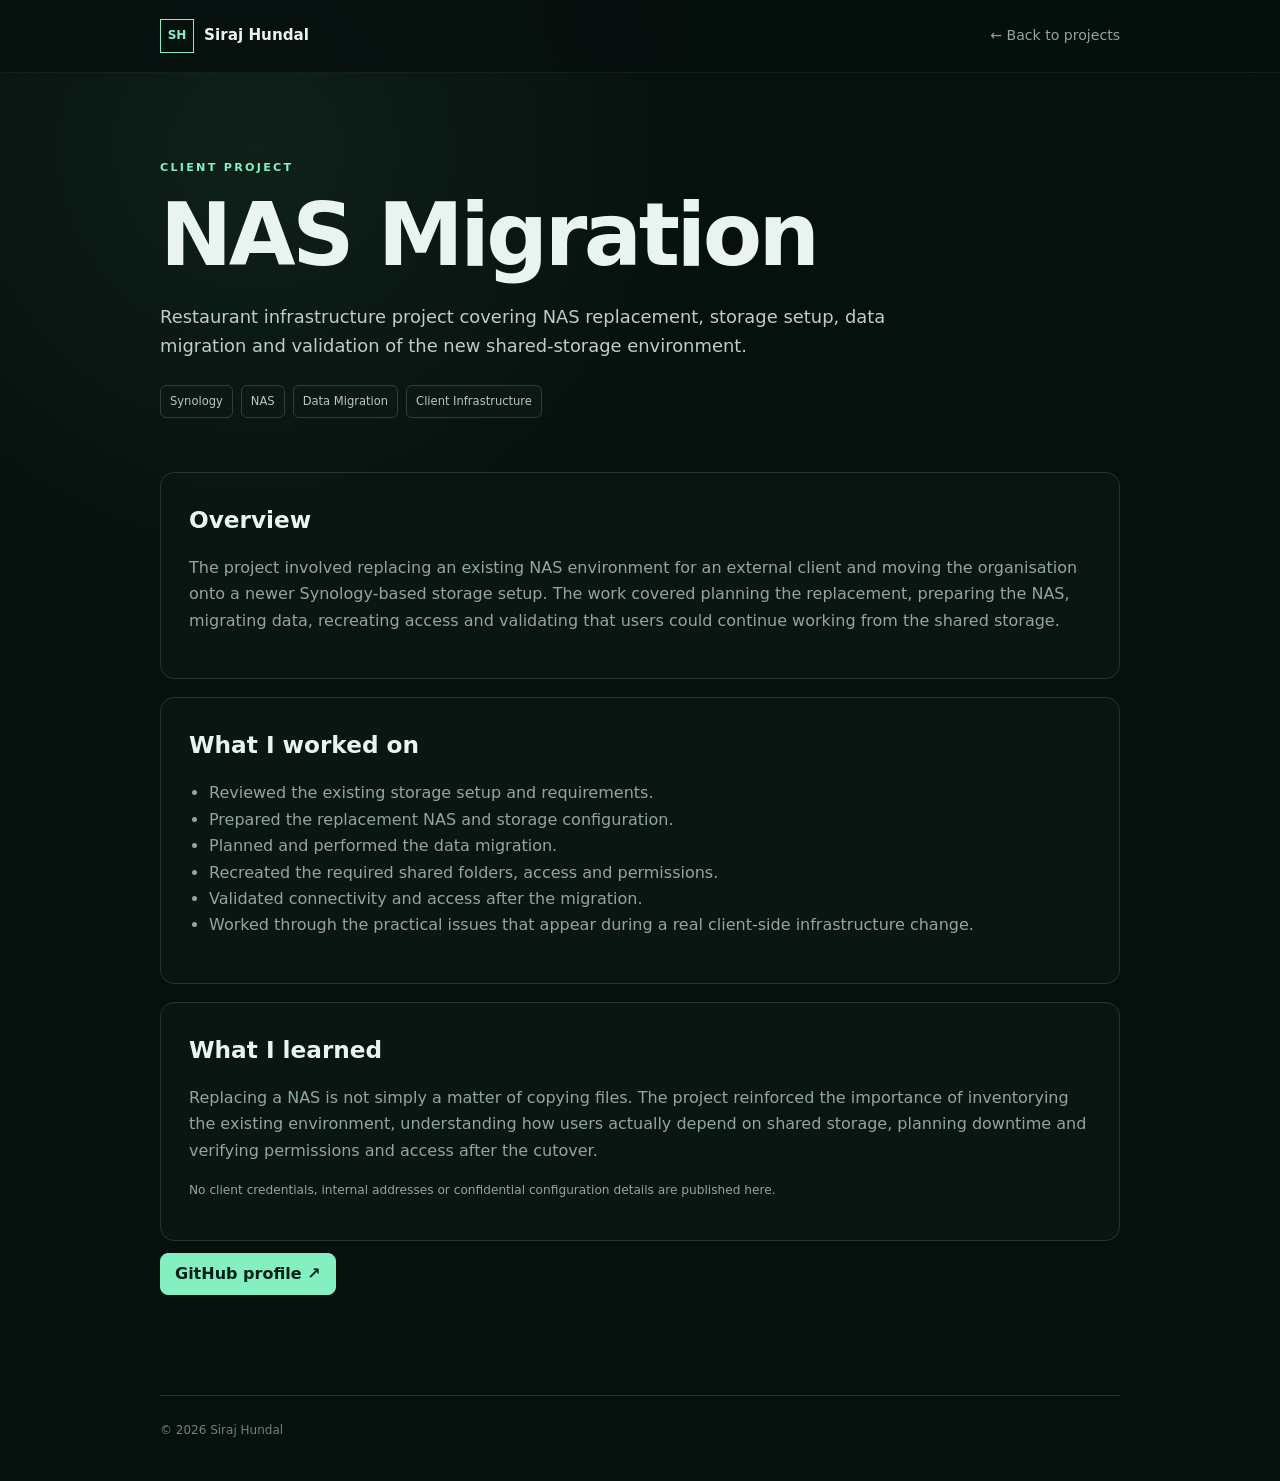
<file: projects/anjappar-nas.html>
<!DOCTYPE html>
<html lang="en">
<head>
  <meta charset="UTF-8" />
  <meta name="viewport" content="width=device-width, initial-scale=1.0" />
  <title>NAS Migration | Siraj Hundal</title>
  <link rel="stylesheet" href="project-styles.css" />
</head>
<body>
  <header class="site-header">
    <nav class="nav container">
      <a class="brand" href="../index.html"><span>SH</span><strong>Siraj Hundal</strong></a>
      <a class="back" href="../index.html#projects">← Back to projects</a>
    </nav>
  </header>
  <main class="container">
    <section class="hero">
      <div class="eyebrow">CLIENT PROJECT</div>
      <h1>NAS Migration</h1>
      <p class="lede">Restaurant infrastructure project covering NAS replacement, storage setup, data migration and validation of the new shared-storage environment.</p>
      <div class="meta"><span class="tag">Synology</span><span class="tag">NAS</span><span class="tag">Data Migration</span><span class="tag">Client Infrastructure</span></div>
    </section>

    <section class="panel">
      <h2>Overview</h2>
      <p>The project involved replacing an existing NAS environment for an external client and moving the organisation onto a newer Synology-based storage setup. The work covered planning the replacement, preparing the NAS, migrating data, recreating access and validating that users could continue working from the shared storage.</p>
    </section>

    <section class="panel">
      <h2>What I worked on</h2>
      <ul>
        <li>Reviewed the existing storage setup and requirements.</li>
        <li>Prepared the replacement NAS and storage configuration.</li>
        <li>Planned and performed the data migration.</li>
        <li>Recreated the required shared folders, access and permissions.</li>
        <li>Validated connectivity and access after the migration.</li>
        <li>Worked through the practical issues that appear during a real client-side infrastructure change.</li>
      </ul>
    </section>

    <section class="panel">
      <h2>What I learned</h2>
      <p>Replacing a NAS is not simply a matter of copying files. The project reinforced the importance of inventorying the existing environment, understanding how users actually depend on shared storage, planning downtime and verifying permissions and access after the cutover.</p>
      <p class="note">No client credentials, internal addresses or confidential configuration details are published here.</p>
    </section>

    <a class="button primary" href="https://github.com/DeChozen1" target="_blank" rel="noreferrer">GitHub profile ↗</a>
  </main>
  <footer class="site-footer container">© 2026 Siraj Hundal</footer>
</body>
</html>
</file>
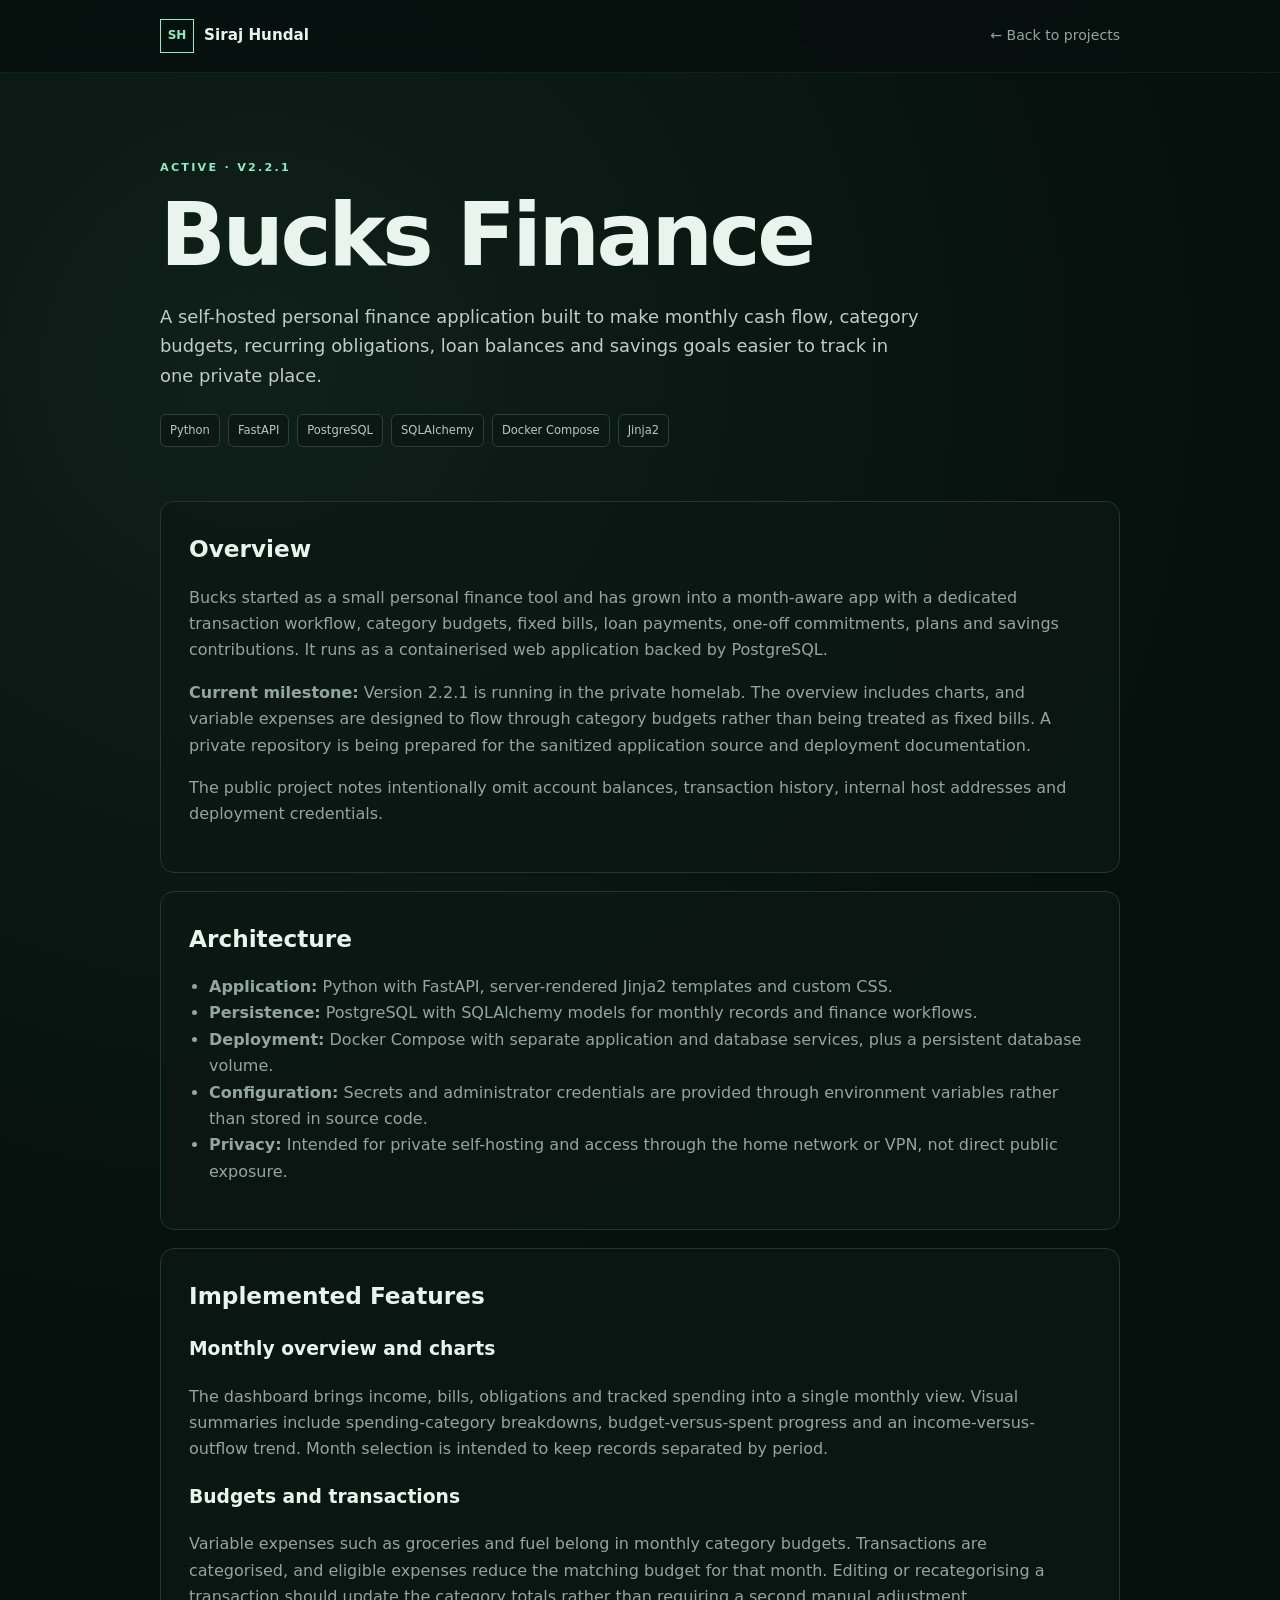
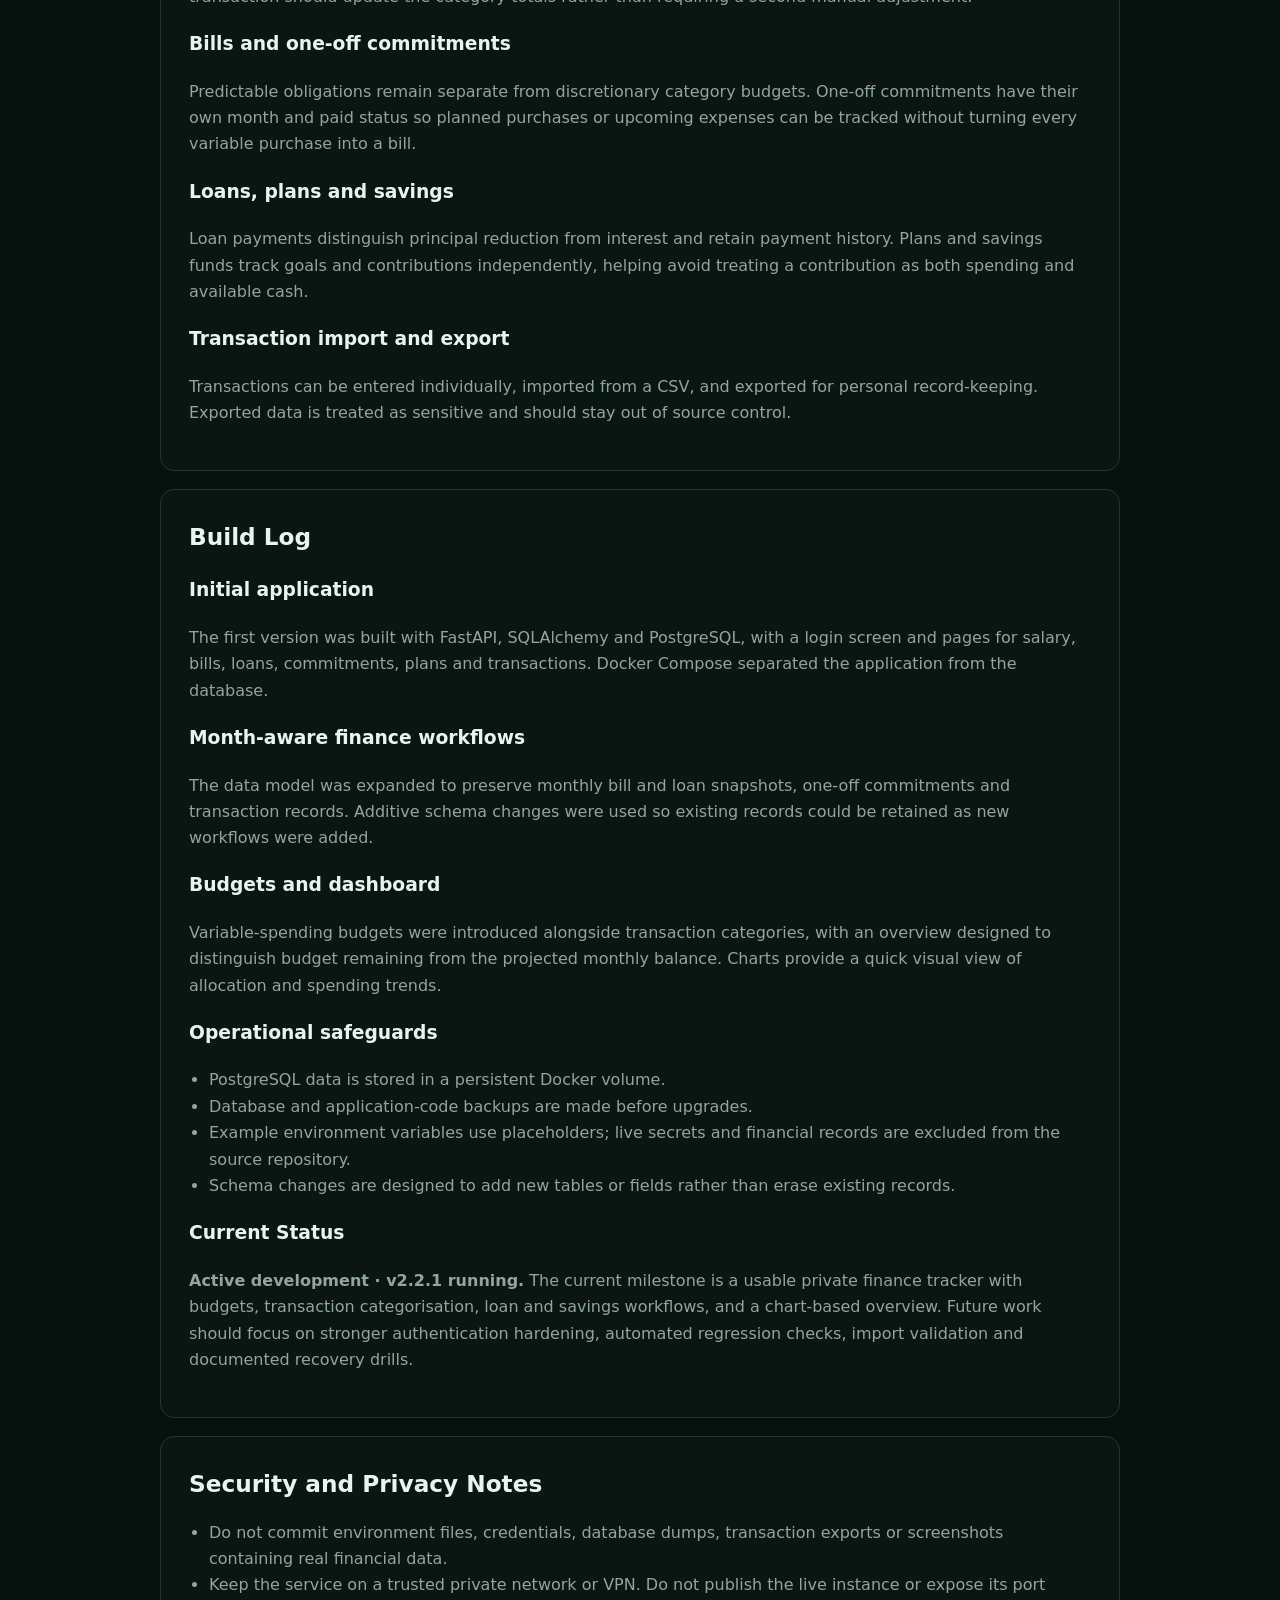
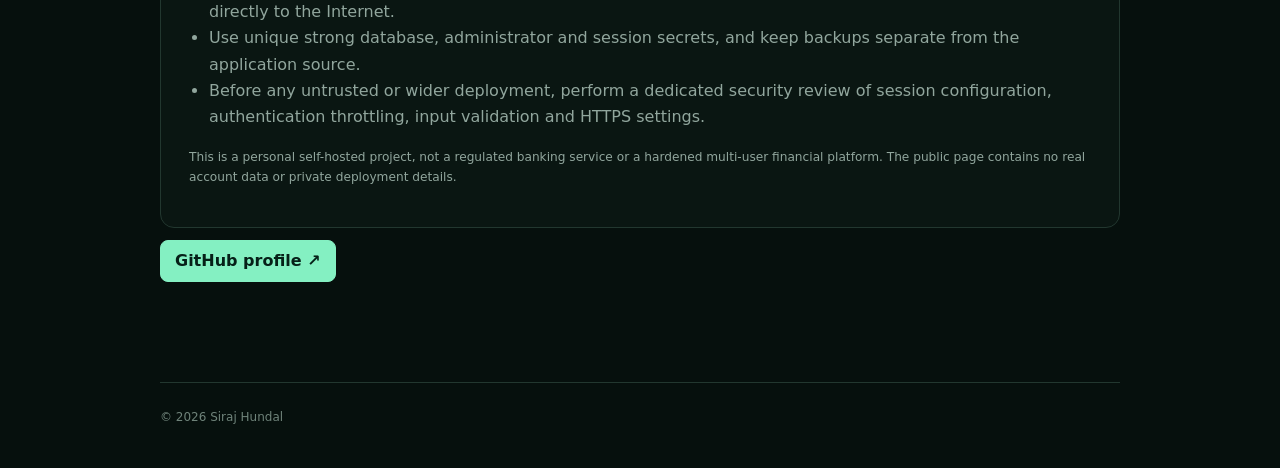
<file: projects/bucks-finance.html>
<!DOCTYPE html>
<html lang="en">
<head>
    <meta charset="UTF-8">
    <meta name="viewport" content="width=device-width,initial-scale=1">
    <meta name="description" content="Build log for Bucks, a self-hosted finance app covering monthly budgets, transactions, loans, savings goals and dashboard charts.">
    <title>Bucks Finance | Siraj Hundal</title>
    <link rel="stylesheet" href="project-styles.css">
</head>
<body>
<header class="site-header">
    <nav class="nav container">
        <a class="brand" href="../index.html"><span>SH</span><strong>Siraj Hundal</strong></a>
        <a class="back" href="../index.html#projects">← Back to projects</a>
    </nav>
</header>
<main class="container">
    <section class="hero">
        <div class="eyebrow">ACTIVE · V2.2.1</div>
        <h1>Bucks Finance</h1>
        <p class="lede">A self-hosted personal finance application built to make monthly cash flow, category budgets, recurring obligations, loan balances and savings goals easier to track in one private place.</p>
        <div class="meta">
            <span class="tag">Python</span>
            <span class="tag">FastAPI</span>
            <span class="tag">PostgreSQL</span>
            <span class="tag">SQLAlchemy</span>
            <span class="tag">Docker Compose</span>
            <span class="tag">Jinja2</span>
        </div>
    </section>

    <section class="panel">
        <h2>Overview</h2>
        <p>Bucks started as a small personal finance tool and has grown into a month-aware app with a dedicated transaction workflow, category budgets, fixed bills, loan payments, one-off commitments, plans and savings contributions. It runs as a containerised web application backed by PostgreSQL.</p>
        <p><strong>Current milestone:</strong> Version 2.2.1 is running in the private homelab. The overview includes charts, and variable expenses are designed to flow through category budgets rather than being treated as fixed bills. A private repository is being prepared for the sanitized application source and deployment documentation.</p>
        <p>The public project notes intentionally omit account balances, transaction history, internal host addresses and deployment credentials.</p>
    </section>

    <section class="panel">
        <h2>Architecture</h2>
        <ul>
            <li><strong>Application:</strong> Python with FastAPI, server-rendered Jinja2 templates and custom CSS.</li>
            <li><strong>Persistence:</strong> PostgreSQL with SQLAlchemy models for monthly records and finance workflows.</li>
            <li><strong>Deployment:</strong> Docker Compose with separate application and database services, plus a persistent database volume.</li>
            <li><strong>Configuration:</strong> Secrets and administrator credentials are provided through environment variables rather than stored in source code.</li>
            <li><strong>Privacy:</strong> Intended for private self-hosting and access through the home network or VPN, not direct public exposure.</li>
        </ul>
    </section>

    <section class="panel">
        <h2>Implemented Features</h2>
        <h3>Monthly overview and charts</h3>
        <p>The dashboard brings income, bills, obligations and tracked spending into a single monthly view. Visual summaries include spending-category breakdowns, budget-versus-spent progress and an income-versus-outflow trend. Month selection is intended to keep records separated by period.</p>

        <h3>Budgets and transactions</h3>
        <p>Variable expenses such as groceries and fuel belong in monthly category budgets. Transactions are categorised, and eligible expenses reduce the matching budget for that month. Editing or recategorising a transaction should update the category totals rather than requiring a second manual adjustment.</p>

        <h3>Bills and one-off commitments</h3>
        <p>Predictable obligations remain separate from discretionary category budgets. One-off commitments have their own month and paid status so planned purchases or upcoming expenses can be tracked without turning every variable purchase into a bill.</p>

        <h3>Loans, plans and savings</h3>
        <p>Loan payments distinguish principal reduction from interest and retain payment history. Plans and savings funds track goals and contributions independently, helping avoid treating a contribution as both spending and available cash.</p>

        <h3>Transaction import and export</h3>
        <p>Transactions can be entered individually, imported from a CSV, and exported for personal record-keeping. Exported data is treated as sensitive and should stay out of source control.</p>
    </section>

    <section class="panel">
        <h2>Build Log</h2>
        <h3>Initial application</h3>
        <p>The first version was built with FastAPI, SQLAlchemy and PostgreSQL, with a login screen and pages for salary, bills, loans, commitments, plans and transactions. Docker Compose separated the application from the database.</p>

        <h3>Month-aware finance workflows</h3>
        <p>The data model was expanded to preserve monthly bill and loan snapshots, one-off commitments and transaction records. Additive schema changes were used so existing records could be retained as new workflows were added.</p>

        <h3>Budgets and dashboard</h3>
        <p>Variable-spending budgets were introduced alongside transaction categories, with an overview designed to distinguish budget remaining from the projected monthly balance. Charts provide a quick visual view of allocation and spending trends.</p>

        <h3>Operational safeguards</h3>
        <ul>
            <li>PostgreSQL data is stored in a persistent Docker volume.</li>
            <li>Database and application-code backups are made before upgrades.</li>
            <li>Example environment variables use placeholders; live secrets and financial records are excluded from the source repository.</li>
            <li>Schema changes are designed to add new tables or fields rather than erase existing records.</li>
        </ul>

        <h3>Current Status</h3>
        <p><strong>Active development · v2.2.1 running.</strong> The current milestone is a usable private finance tracker with budgets, transaction categorisation, loan and savings workflows, and a chart-based overview. Future work should focus on stronger authentication hardening, automated regression checks, import validation and documented recovery drills.</p>
    </section>

    <section class="panel">
        <h2>Security and Privacy Notes</h2>
        <ul>
            <li>Do not commit environment files, credentials, database dumps, transaction exports or screenshots containing real financial data.</li>
            <li>Keep the service on a trusted private network or VPN. Do not publish the live instance or expose its port directly to the Internet.</li>
            <li>Use unique strong database, administrator and session secrets, and keep backups separate from the application source.</li>
            <li>Before any untrusted or wider deployment, perform a dedicated security review of session configuration, authentication throttling, input validation and HTTPS settings.</li>
        </ul>
        <p class="note">This is a personal self-hosted project, not a regulated banking service or a hardened multi-user financial platform. The public page contains no real account data or private deployment details.</p>
    </section>

    <a class="button primary" href="https://github.com/DeChozen1" target="_blank" rel="noreferrer">GitHub profile ↗</a>
</main>
<footer class="site-footer container">© 2026 Siraj Hundal</footer>
</body>
</html>
</file>
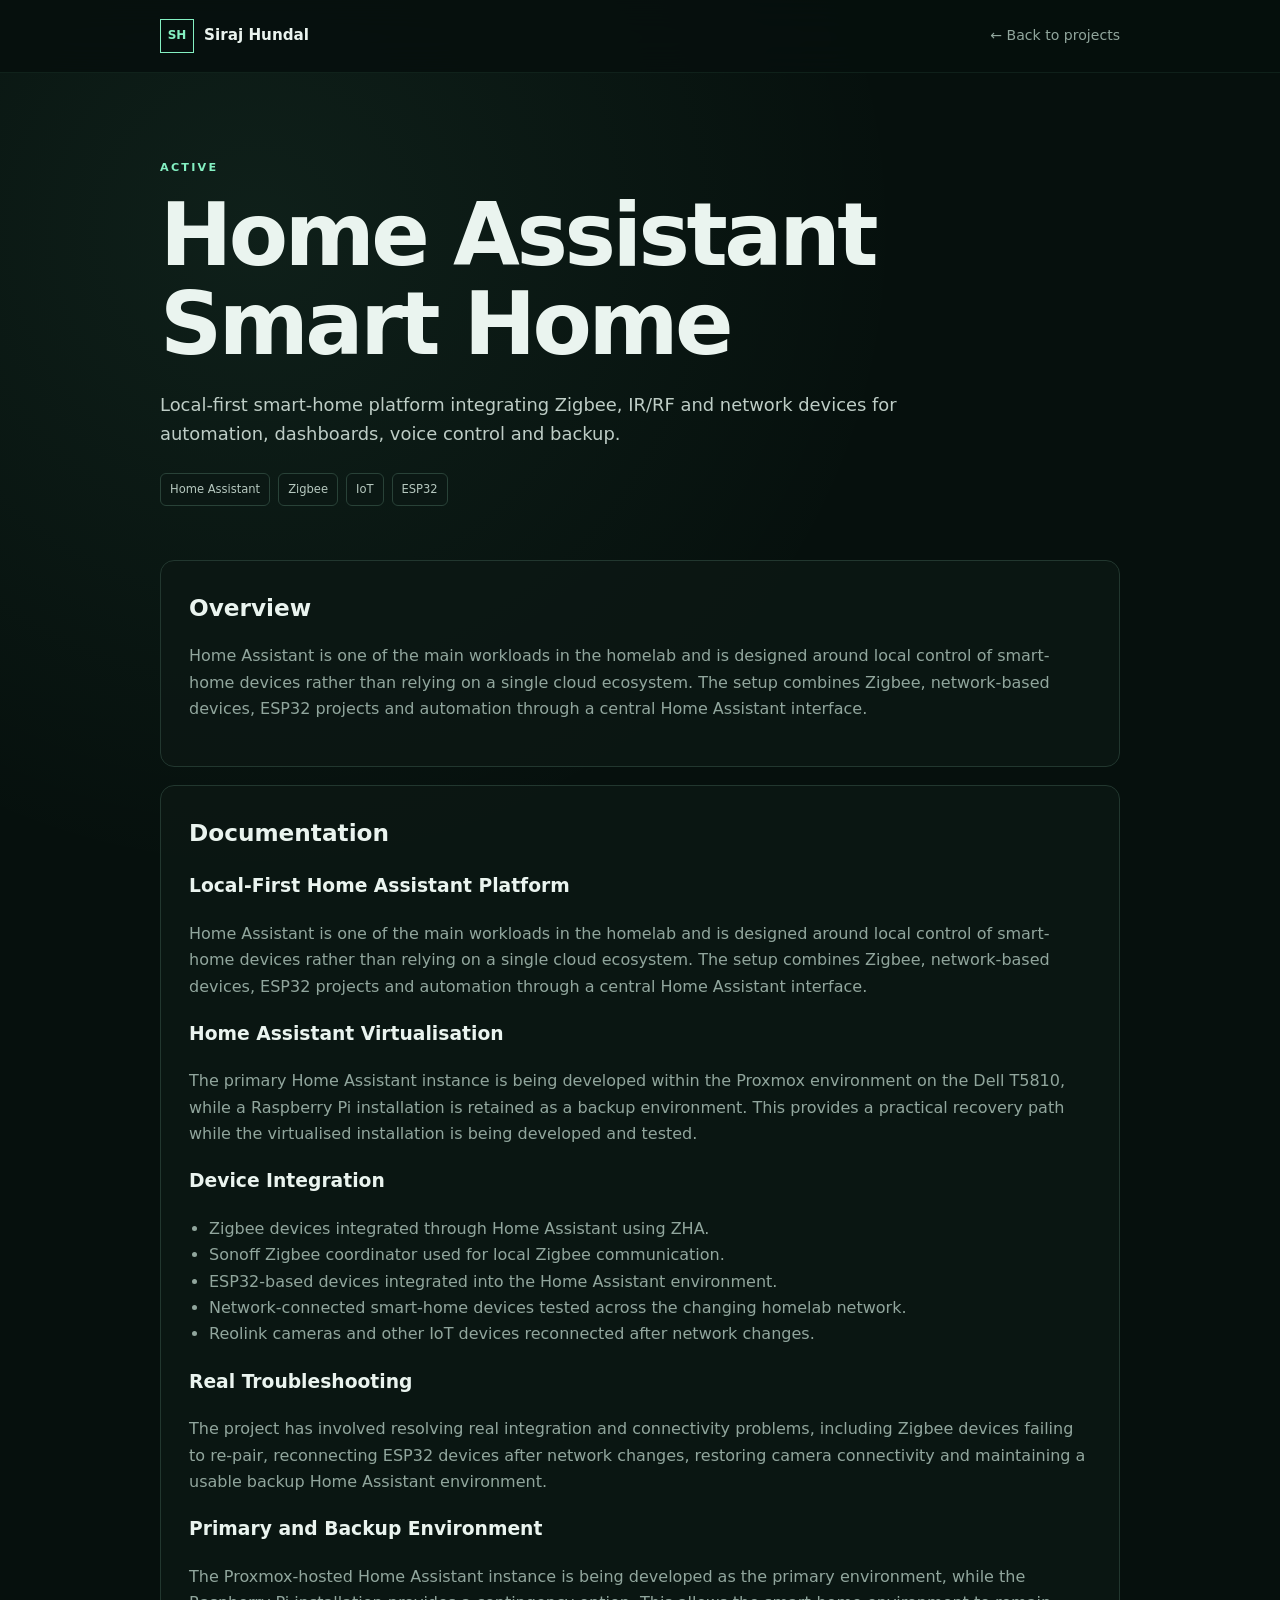
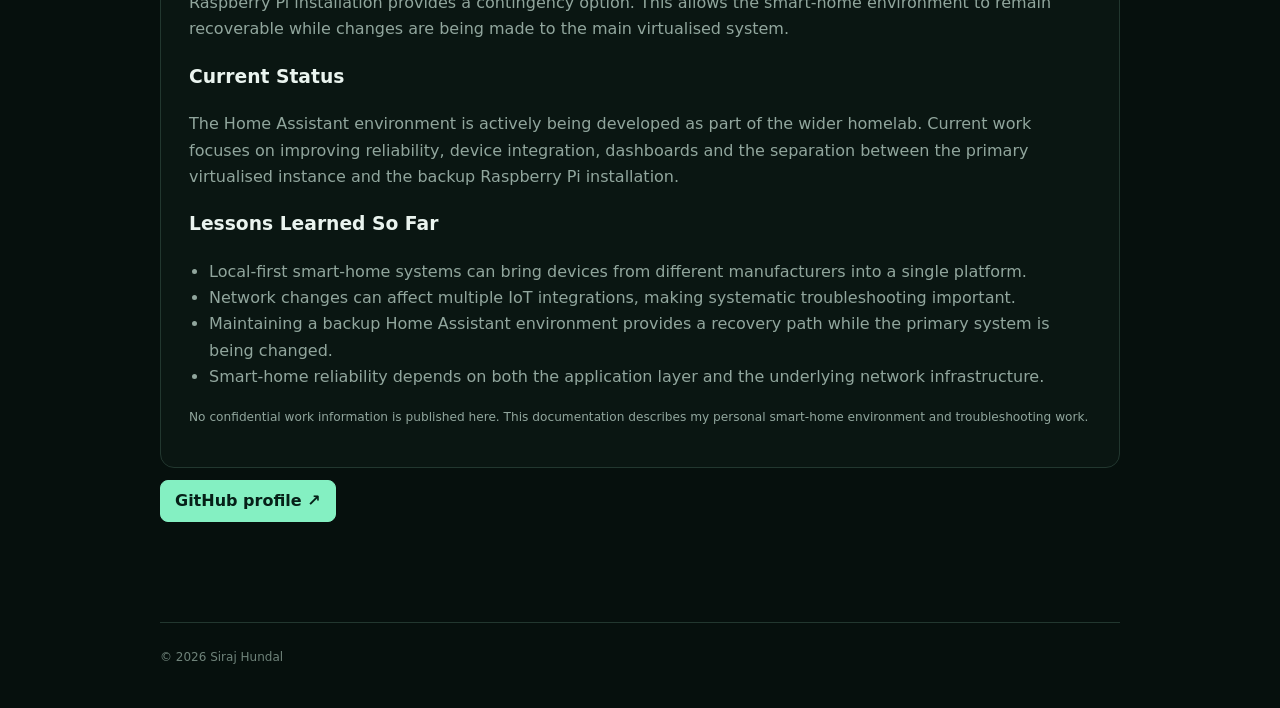
<file: projects/home-assistant.html>
<!DOCTYPE html>
<html lang="en">
<head>
    <meta charset="UTF-8">
    <meta name="viewport" content="width=device-width,initial-scale=1">
    <title>Home Assistant Smart Home | Siraj Hundal</title>
    <link rel="stylesheet" href="project-styles.css">
</head>

<body>

<header class="site-header">
    <nav class="nav container">
        <a class="brand" href="../index.html">
            <span>SH</span>
            <strong>Siraj Hundal</strong>
        </a>

        <a class="back" href="../index.html#projects">
            ← Back to projects
        </a>
    </nav>
</header>

<main class="container">

    <section class="hero">
        <div class="eyebrow">ACTIVE</div>

        <h1>Home Assistant Smart Home</h1>

        <p class="lede">
            Local-first smart-home platform integrating Zigbee, IR/RF and
            network devices for automation, dashboards, voice control and backup.
        </p>

        <div class="meta">
            <span class="tag">Home Assistant</span>
            <span class="tag">Zigbee</span>
            <span class="tag">IoT</span>
            <span class="tag">ESP32</span>
        </div>
    </section>

    <section class="panel">
        <h2>Overview</h2>

        <p>
            Home Assistant is one of the main workloads in the homelab and is
            designed around local control of smart-home devices rather than
            relying on a single cloud ecosystem. The setup combines Zigbee,
            network-based devices, ESP32 projects and automation through a
            central Home Assistant interface.
        </p>
    </section>

    <section class="panel">
        <h2>Documentation</h2>

        <h3>Local-First Home Assistant Platform</h3>

        <p>
            Home Assistant is one of the main workloads in the homelab and is
            designed around local control of smart-home devices rather than
            relying on a single cloud ecosystem. The setup combines Zigbee,
            network-based devices, ESP32 projects and automation through a
            central Home Assistant interface.
        </p>

        <h3>Home Assistant Virtualisation</h3>

        <p>
            The primary Home Assistant instance is being developed within the
            Proxmox environment on the Dell T5810, while a Raspberry Pi
            installation is retained as a backup environment. This provides a
            practical recovery path while the virtualised installation is being
            developed and tested.
        </p>

        <h3>Device Integration</h3>

        <ul>
            <li>
                Zigbee devices integrated through Home Assistant using ZHA.
            </li>

            <li>
                Sonoff Zigbee coordinator used for local Zigbee communication.
            </li>

            <li>
                ESP32-based devices integrated into the Home Assistant
                environment.
            </li>

            <li>
                Network-connected smart-home devices tested across the changing
                homelab network.
            </li>

            <li>
                Reolink cameras and other IoT devices reconnected after network
                changes.
            </li>
        </ul>

        <h3>Real Troubleshooting</h3>

        <p>
            The project has involved resolving real integration and connectivity
            problems, including Zigbee devices failing to re-pair, reconnecting
            ESP32 devices after network changes, restoring camera connectivity
            and maintaining a usable backup Home Assistant environment.
        </p>

        <h3>Primary and Backup Environment</h3>

        <p>
            The Proxmox-hosted Home Assistant instance is being developed as
            the primary environment, while the Raspberry Pi installation
            provides a contingency option. This allows the smart-home
            environment to remain recoverable while changes are being made
            to the main virtualised system.
        </p>

        <h3>Current Status</h3>

        <p>
            The Home Assistant environment is actively being developed as part
            of the wider homelab. Current work focuses on improving reliability,
            device integration, dashboards and the separation between the
            primary virtualised instance and the backup Raspberry Pi installation.
        </p>

        <h3>Lessons Learned So Far</h3>

        <ul>
            <li>
                Local-first smart-home systems can bring devices from different
                manufacturers into a single platform.
            </li>

            <li>
                Network changes can affect multiple IoT integrations, making
                systematic troubleshooting important.
            </li>

            <li>
                Maintaining a backup Home Assistant environment provides a
                recovery path while the primary system is being changed.
            </li>

            <li>
                Smart-home reliability depends on both the application layer
                and the underlying network infrastructure.
            </li>
        </ul>

        <p class="note">
            No confidential work information is published here. This
            documentation describes my personal smart-home environment and
            troubleshooting work.
        </p>
    </section>

    <a class="button primary"
       href="https://github.com/DeChozen1"
       target="_blank"
       rel="noreferrer">
        GitHub profile ↗
    </a>

</main>

<footer class="site-footer container">
    © 2026 Siraj Hundal
</footer>

</body>
</html>
</file>
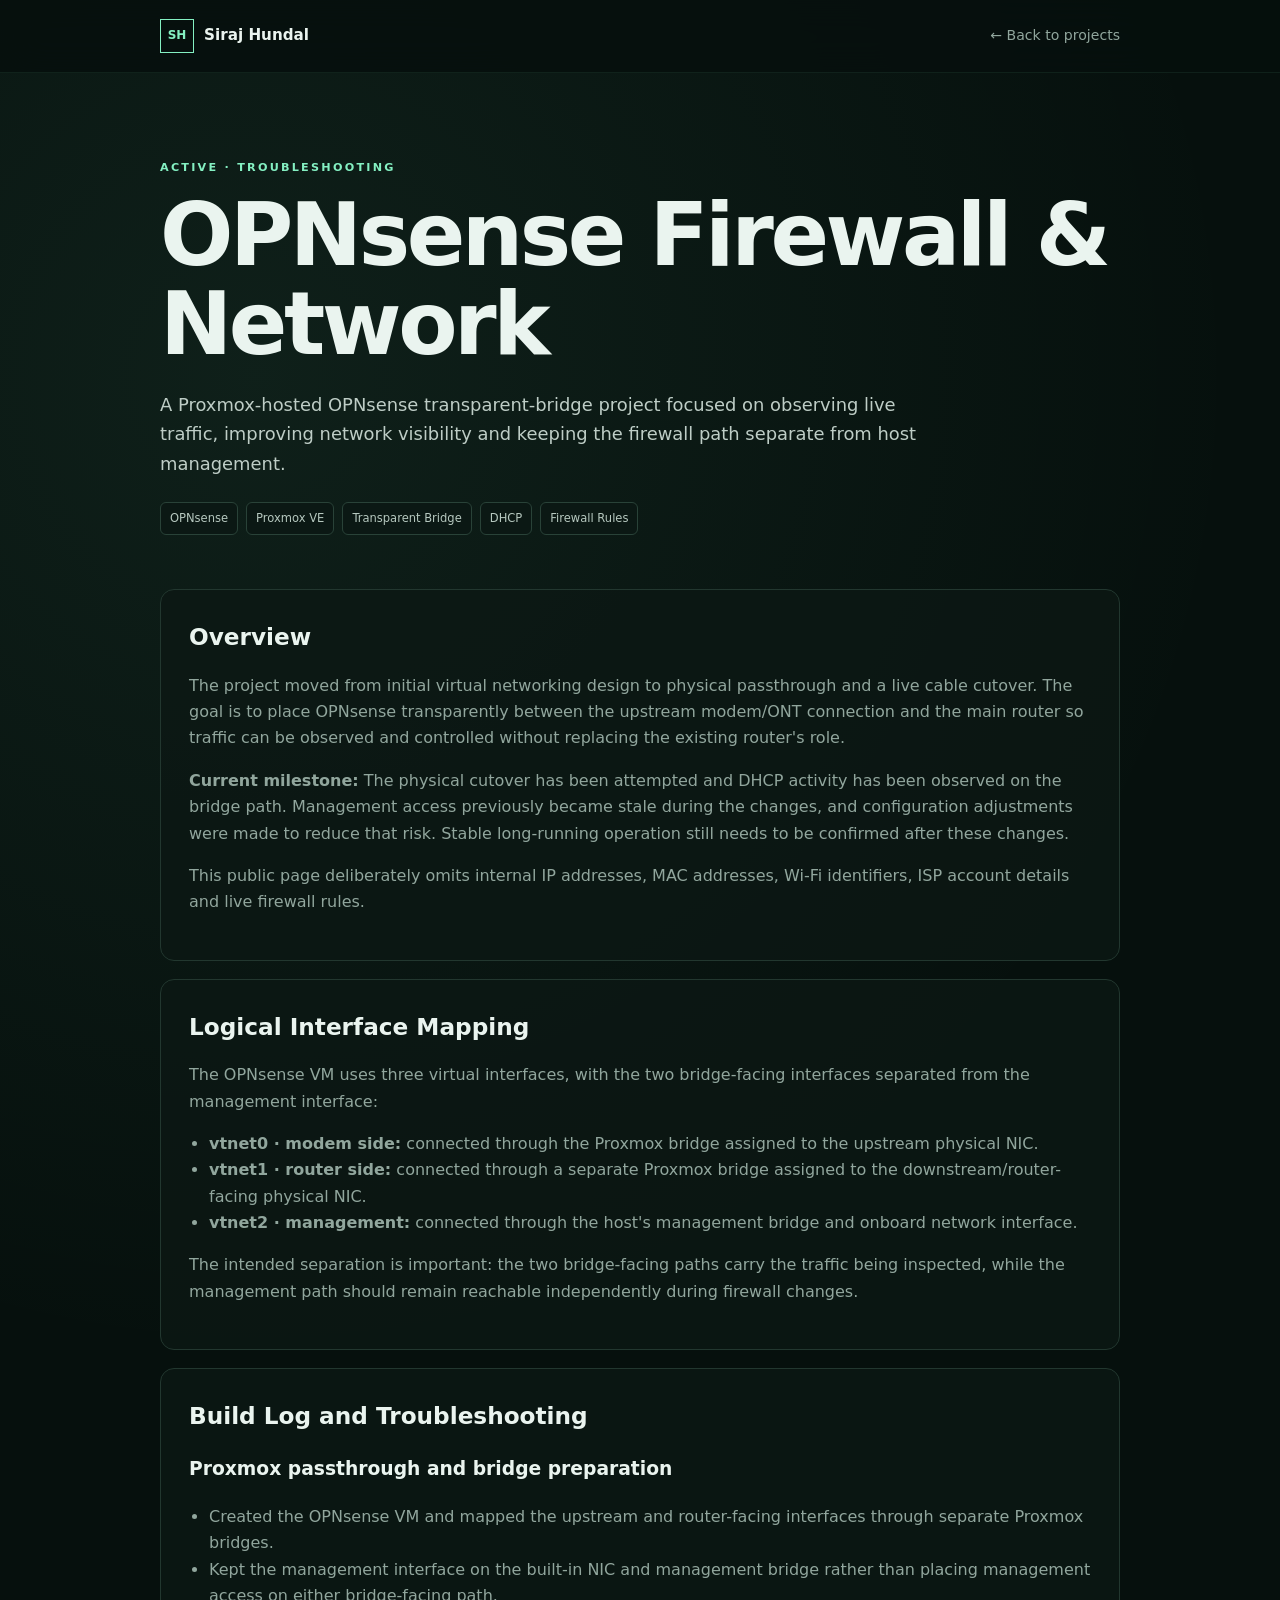
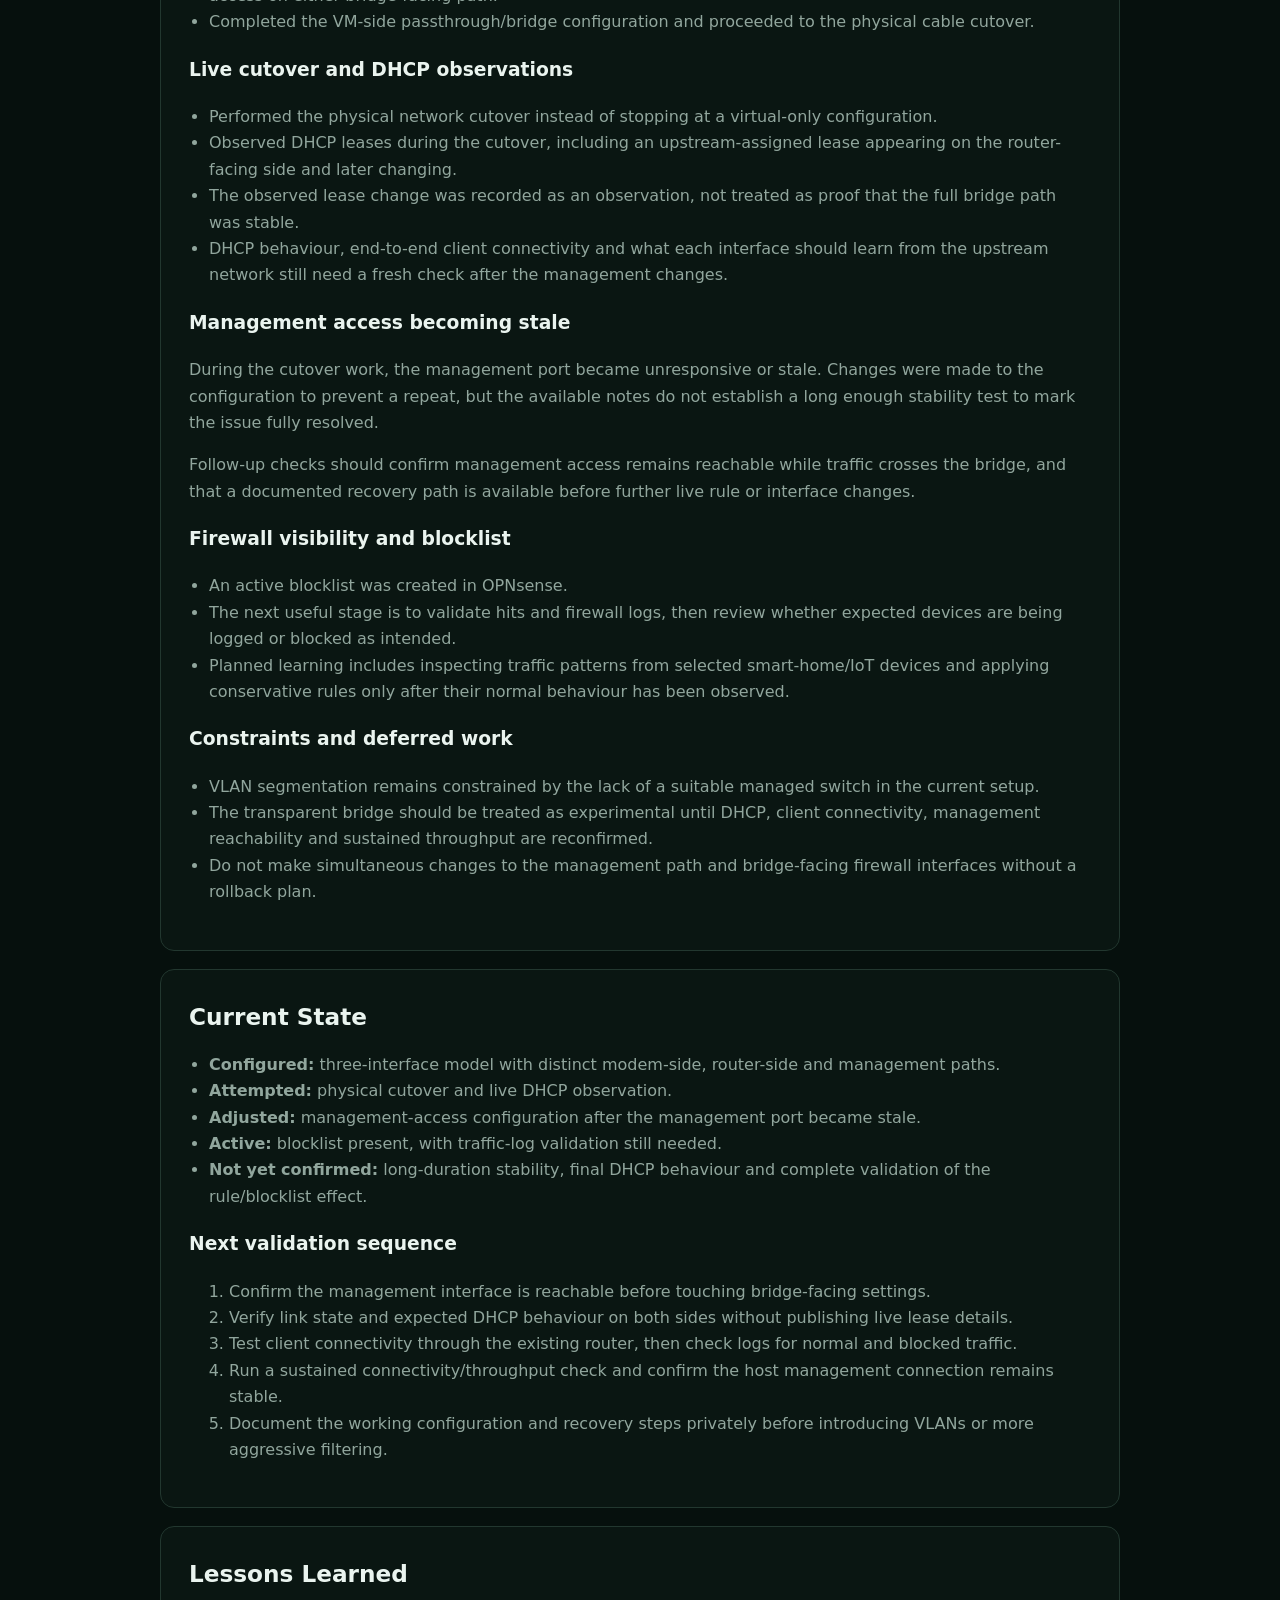
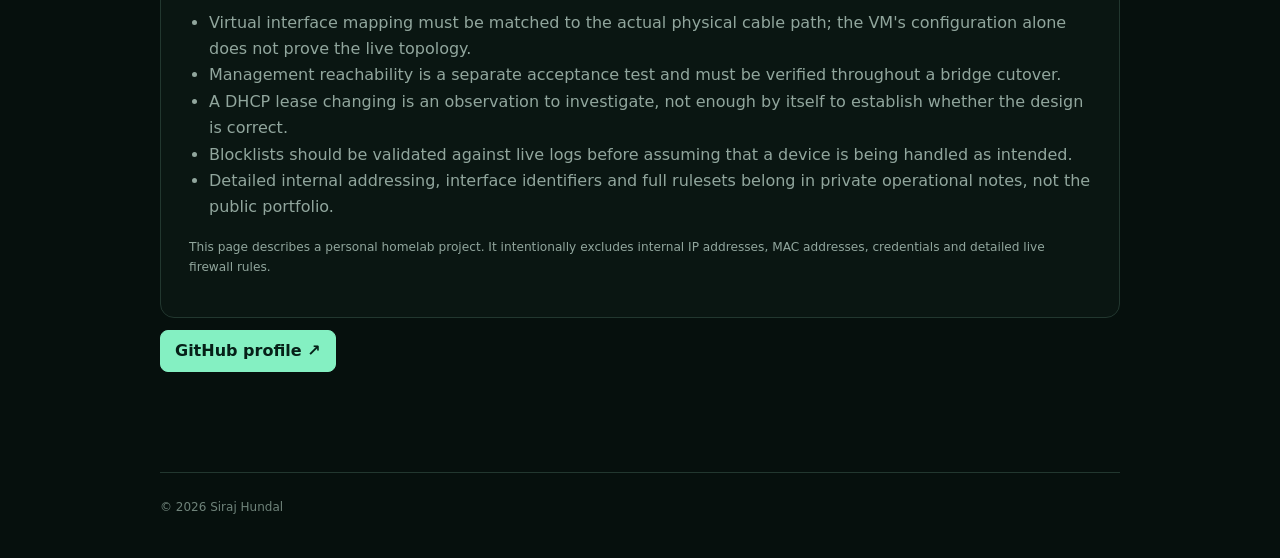
<file: projects/opnsense.html>
<!DOCTYPE html>
<html lang="en">
<head>
    <meta charset="UTF-8">
    <meta name="viewport" content="width=device-width,initial-scale=1">
    <meta name="description" content="Build log for a Proxmox-hosted OPNsense transparent bridge, covering interface mapping, live cutover, DHCP observations and management-access troubleshooting.">
    <title>OPNsense Firewall & Network | Siraj Hundal</title>
    <link rel="stylesheet" href="project-styles.css">
</head>
<body>
<header class="site-header">
    <nav class="nav container">
        <a class="brand" href="../index.html"><span>SH</span><strong>Siraj Hundal</strong></a>
        <a class="back" href="../index.html#projects">← Back to projects</a>
    </nav>
</header>
<main class="container">
    <section class="hero">
        <div class="eyebrow">ACTIVE · TROUBLESHOOTING</div>
        <h1>OPNsense Firewall & Network</h1>
        <p class="lede">A Proxmox-hosted OPNsense transparent-bridge project focused on observing live traffic, improving network visibility and keeping the firewall path separate from host management.</p>
        <div class="meta">
            <span class="tag">OPNsense</span>
            <span class="tag">Proxmox VE</span>
            <span class="tag">Transparent Bridge</span>
            <span class="tag">DHCP</span>
            <span class="tag">Firewall Rules</span>
        </div>
    </section>

    <section class="panel">
        <h2>Overview</h2>
        <p>The project moved from initial virtual networking design to physical passthrough and a live cable cutover. The goal is to place OPNsense transparently between the upstream modem/ONT connection and the main router so traffic can be observed and controlled without replacing the existing router's role.</p>
        <p><strong>Current milestone:</strong> The physical cutover has been attempted and DHCP activity has been observed on the bridge path. Management access previously became stale during the changes, and configuration adjustments were made to reduce that risk. Stable long-running operation still needs to be confirmed after these changes.</p>
        <p>This public page deliberately omits internal IP addresses, MAC addresses, Wi-Fi identifiers, ISP account details and live firewall rules.</p>
    </section>

    <section class="panel">
        <h2>Logical Interface Mapping</h2>
        <p>The OPNsense VM uses three virtual interfaces, with the two bridge-facing interfaces separated from the management interface:</p>
        <ul>
            <li><strong>vtnet0 · modem side:</strong> connected through the Proxmox bridge assigned to the upstream physical NIC.</li>
            <li><strong>vtnet1 · router side:</strong> connected through a separate Proxmox bridge assigned to the downstream/router-facing physical NIC.</li>
            <li><strong>vtnet2 · management:</strong> connected through the host's management bridge and onboard network interface.</li>
        </ul>
        <p>The intended separation is important: the two bridge-facing paths carry the traffic being inspected, while the management path should remain reachable independently during firewall changes.</p>
    </section>

    <section class="panel">
        <h2>Build Log and Troubleshooting</h2>
        <h3>Proxmox passthrough and bridge preparation</h3>
        <ul>
            <li>Created the OPNsense VM and mapped the upstream and router-facing interfaces through separate Proxmox bridges.</li>
            <li>Kept the management interface on the built-in NIC and management bridge rather than placing management access on either bridge-facing path.</li>
            <li>Completed the VM-side passthrough/bridge configuration and proceeded to the physical cable cutover.</li>
        </ul>

        <h3>Live cutover and DHCP observations</h3>
        <ul>
            <li>Performed the physical network cutover instead of stopping at a virtual-only configuration.</li>
            <li>Observed DHCP leases during the cutover, including an upstream-assigned lease appearing on the router-facing side and later changing.</li>
            <li>The observed lease change was recorded as an observation, not treated as proof that the full bridge path was stable.</li>
            <li>DHCP behaviour, end-to-end client connectivity and what each interface should learn from the upstream network still need a fresh check after the management changes.</li>
        </ul>

        <h3>Management access becoming stale</h3>
        <p>During the cutover work, the management port became unresponsive or stale. Changes were made to the configuration to prevent a repeat, but the available notes do not establish a long enough stability test to mark the issue fully resolved.</p>
        <p>Follow-up checks should confirm management access remains reachable while traffic crosses the bridge, and that a documented recovery path is available before further live rule or interface changes.</p>

        <h3>Firewall visibility and blocklist</h3>
        <ul>
            <li>An active blocklist was created in OPNsense.</li>
            <li>The next useful stage is to validate hits and firewall logs, then review whether expected devices are being logged or blocked as intended.</li>
            <li>Planned learning includes inspecting traffic patterns from selected smart-home/IoT devices and applying conservative rules only after their normal behaviour has been observed.</li>
        </ul>

        <h3>Constraints and deferred work</h3>
        <ul>
            <li>VLAN segmentation remains constrained by the lack of a suitable managed switch in the current setup.</li>
            <li>The transparent bridge should be treated as experimental until DHCP, client connectivity, management reachability and sustained throughput are reconfirmed.</li>
            <li>Do not make simultaneous changes to the management path and bridge-facing firewall interfaces without a rollback plan.</li>
        </ul>
    </section>

    <section class="panel">
        <h2>Current State</h2>
        <ul>
            <li><strong>Configured:</strong> three-interface model with distinct modem-side, router-side and management paths.</li>
            <li><strong>Attempted:</strong> physical cutover and live DHCP observation.</li>
            <li><strong>Adjusted:</strong> management-access configuration after the management port became stale.</li>
            <li><strong>Active:</strong> blocklist present, with traffic-log validation still needed.</li>
            <li><strong>Not yet confirmed:</strong> long-duration stability, final DHCP behaviour and complete validation of the rule/blocklist effect.</li>
        </ul>
        <h3>Next validation sequence</h3>
        <ol>
            <li>Confirm the management interface is reachable before touching bridge-facing settings.</li>
            <li>Verify link state and expected DHCP behaviour on both sides without publishing live lease details.</li>
            <li>Test client connectivity through the existing router, then check logs for normal and blocked traffic.</li>
            <li>Run a sustained connectivity/throughput check and confirm the host management connection remains stable.</li>
            <li>Document the working configuration and recovery steps privately before introducing VLANs or more aggressive filtering.</li>
        </ol>
    </section>

    <section class="panel">
        <h2>Lessons Learned</h2>
        <ul>
            <li>Virtual interface mapping must be matched to the actual physical cable path; the VM's configuration alone does not prove the live topology.</li>
            <li>Management reachability is a separate acceptance test and must be verified throughout a bridge cutover.</li>
            <li>A DHCP lease changing is an observation to investigate, not enough by itself to establish whether the design is correct.</li>
            <li>Blocklists should be validated against live logs before assuming that a device is being handled as intended.</li>
            <li>Detailed internal addressing, interface identifiers and full rulesets belong in private operational notes, not the public portfolio.</li>
        </ul>
        <p class="note">This page describes a personal homelab project. It intentionally excludes internal IP addresses, MAC addresses, credentials and detailed live firewall rules.</p>
    </section>
    <a class="button primary" href="https://github.com/DeChozen1" target="_blank" rel="noreferrer">GitHub profile ↗</a>
</main>
<footer class="site-footer container">© 2026 Siraj Hundal</footer>
</body>
</html>
</file>
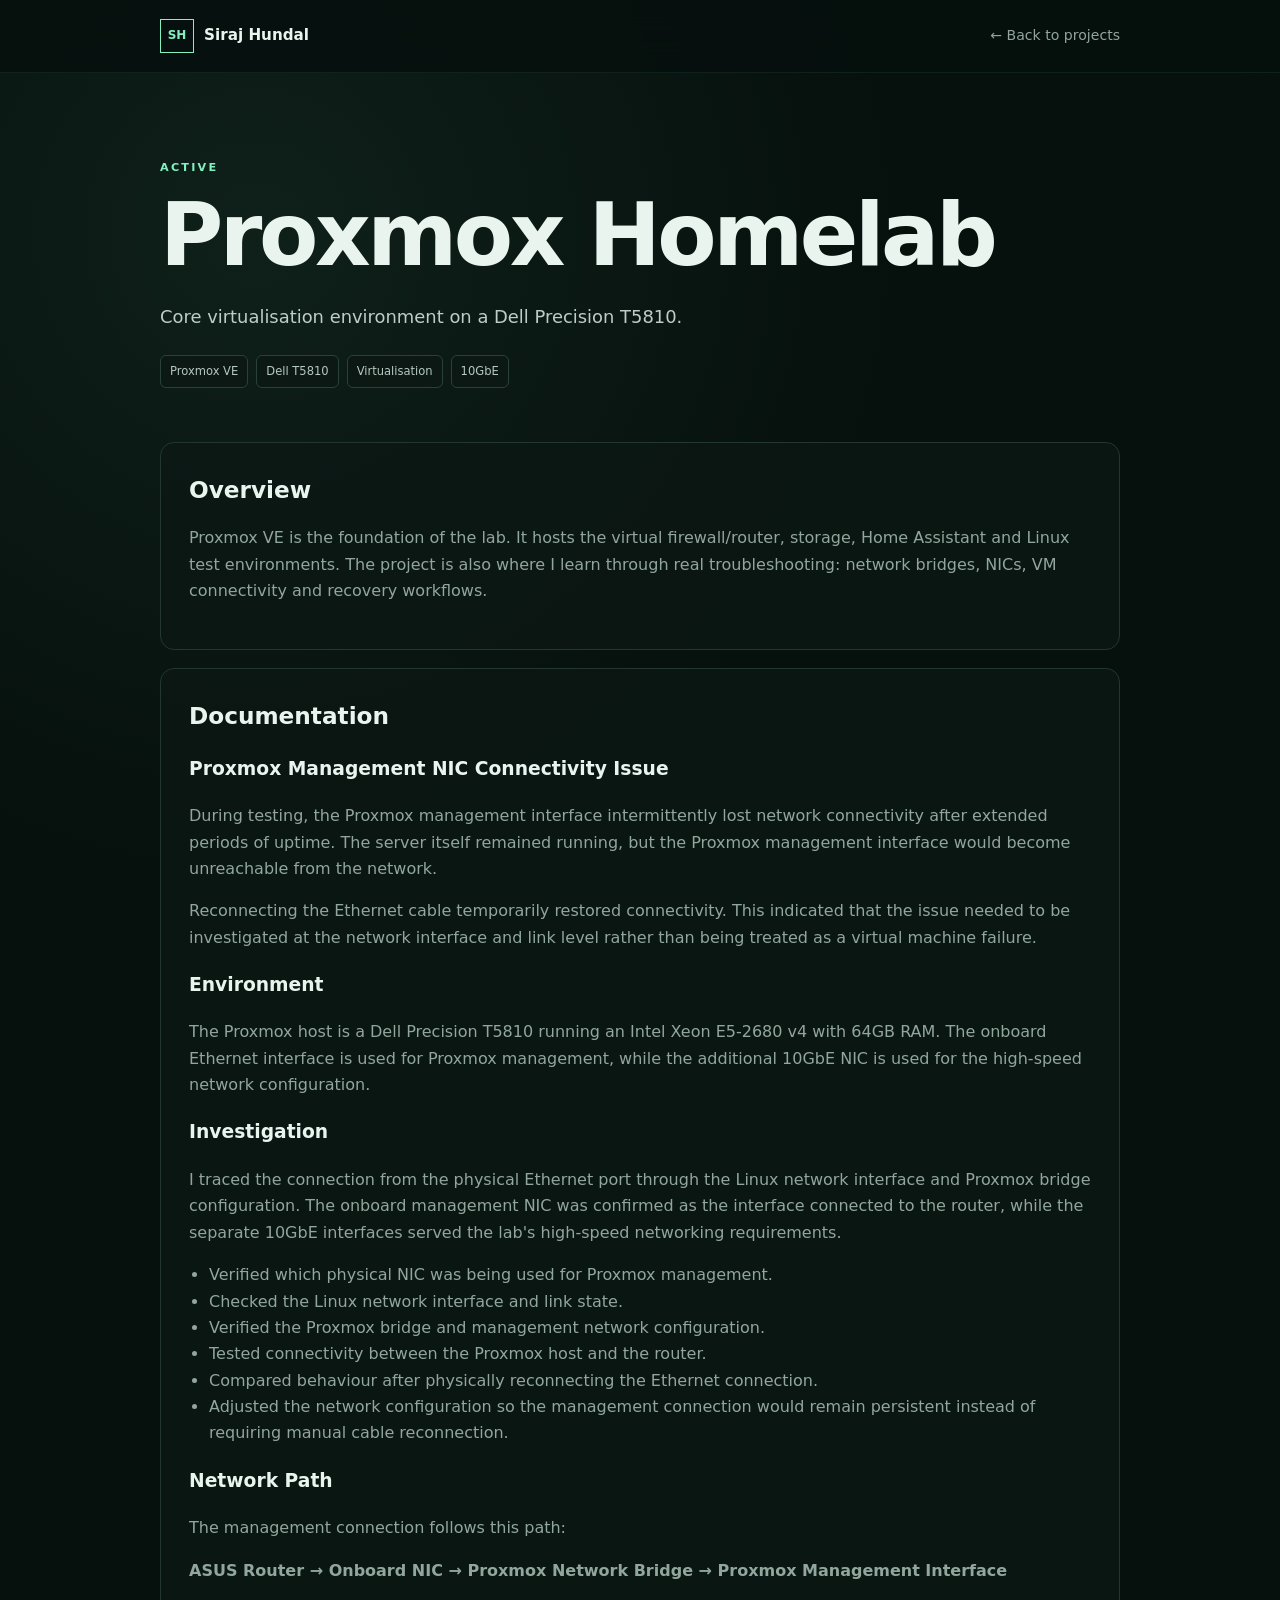
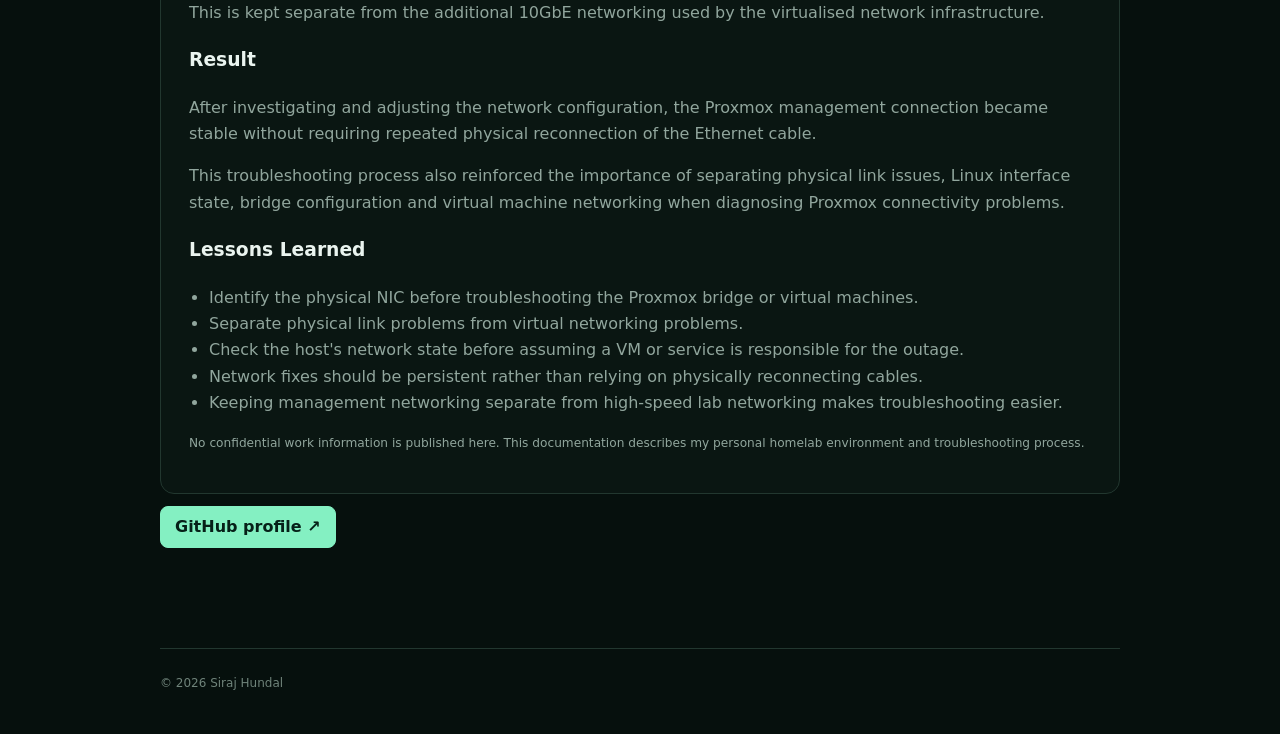
<file: projects/proxmox-homelab.html>
<!DOCTYPE html>
<html lang="en">
<head>
    <meta charset="UTF-8">
    <meta name="viewport" content="width=device-width,initial-scale=1">
    <title>Proxmox Homelab | Siraj Hundal</title>
    <link rel="stylesheet" href="project-styles.css">
</head>

<body>

<header class="site-header">
    <nav class="nav container">
        <a class="brand" href="../index.html">
            <span>SH</span>
            <strong>Siraj Hundal</strong>
        </a>

        <a class="back" href="../index.html#projects">
            ← Back to projects
        </a>
    </nav>
</header>

<main class="container">

    <section class="hero">
        <div class="eyebrow">ACTIVE</div>

        <h1>Proxmox Homelab</h1>

        <p class="lede">
            Core virtualisation environment on a Dell Precision T5810.
        </p>

        <div class="meta">
            <span class="tag">Proxmox VE</span>
            <span class="tag">Dell T5810</span>
            <span class="tag">Virtualisation</span>
            <span class="tag">10GbE</span>
        </div>
    </section>


    <section class="panel">
        <h2>Overview</h2>

        <p>
            Proxmox VE is the foundation of the lab. It hosts the virtual
            firewall/router, storage, Home Assistant and Linux test
            environments. The project is also where I learn through real
            troubleshooting: network bridges, NICs, VM connectivity and
            recovery workflows.
        </p>
    </section>


    <section class="panel">
        <h2>Documentation</h2>

        <h3>Proxmox Management NIC Connectivity Issue</h3>

        <p>
            During testing, the Proxmox management interface intermittently
            lost network connectivity after extended periods of uptime.
            The server itself remained running, but the Proxmox management
            interface would become unreachable from the network.
        </p>

        <p>
            Reconnecting the Ethernet cable temporarily restored connectivity.
            This indicated that the issue needed to be investigated at the
            network interface and link level rather than being treated as a
            virtual machine failure.
        </p>


        <h3>Environment</h3>

        <p>
            The Proxmox host is a Dell Precision T5810 running an
            Intel Xeon E5-2680 v4 with 64GB RAM. The onboard Ethernet
            interface is used for Proxmox management, while the additional
            10GbE NIC is used for the high-speed network configuration.
        </p>


        <h3>Investigation</h3>

        <p>
            I traced the connection from the physical Ethernet port through
            the Linux network interface and Proxmox bridge configuration.
            The onboard management NIC was confirmed as the interface
            connected to the router, while the separate 10GbE interfaces
            served the lab's high-speed networking requirements.
        </p>

        <ul>
            <li>
                Verified which physical NIC was being used for Proxmox management.
            </li>

            <li>
                Checked the Linux network interface and link state.
            </li>

            <li>
                Verified the Proxmox bridge and management network configuration.
            </li>

            <li>
                Tested connectivity between the Proxmox host and the router.
            </li>

            <li>
                Compared behaviour after physically reconnecting the Ethernet
                connection.
            </li>

            <li>
                Adjusted the network configuration so the management connection
                would remain persistent instead of requiring manual cable
                reconnection.
            </li>
        </ul>


        <h3>Network Path</h3>

        <p>
            The management connection follows this path:
        </p>

        <p>
            <strong>ASUS Router → Onboard NIC → Proxmox Network Bridge →
            Proxmox Management Interface</strong>
        </p>

        <p>
            This is kept separate from the additional 10GbE networking used
            by the virtualised network infrastructure.
        </p>


        <h3>Result</h3>

        <p>
            After investigating and adjusting the network configuration,
            the Proxmox management connection became stable without requiring
            repeated physical reconnection of the Ethernet cable.
        </p>

        <p>
            This troubleshooting process also reinforced the importance of
            separating physical link issues, Linux interface state, bridge
            configuration and virtual machine networking when diagnosing
            Proxmox connectivity problems.
        </p>


        <h3>Lessons Learned</h3>

        <ul>
            <li>
                Identify the physical NIC before troubleshooting the Proxmox
                bridge or virtual machines.
            </li>

            <li>
                Separate physical link problems from virtual networking problems.
            </li>

            <li>
                Check the host's network state before assuming a VM or service
                is responsible for the outage.
            </li>

            <li>
                Network fixes should be persistent rather than relying on
                physically reconnecting cables.
            </li>

            <li>
                Keeping management networking separate from high-speed lab
                networking makes troubleshooting easier.
            </li>
        </ul>


        <p class="note">
            No confidential work information is published here. This
            documentation describes my personal homelab environment and
            troubleshooting process.
        </p>
    </section>


    <a class="button primary"
       href="https://github.com/DeChozen1"
       target="_blank"
       rel="noreferrer">
        GitHub profile ↗
    </a>

</main>

<footer class="site-footer container">
    © 2026 Siraj Hundal
</footer>

</body>
</html>
</file>
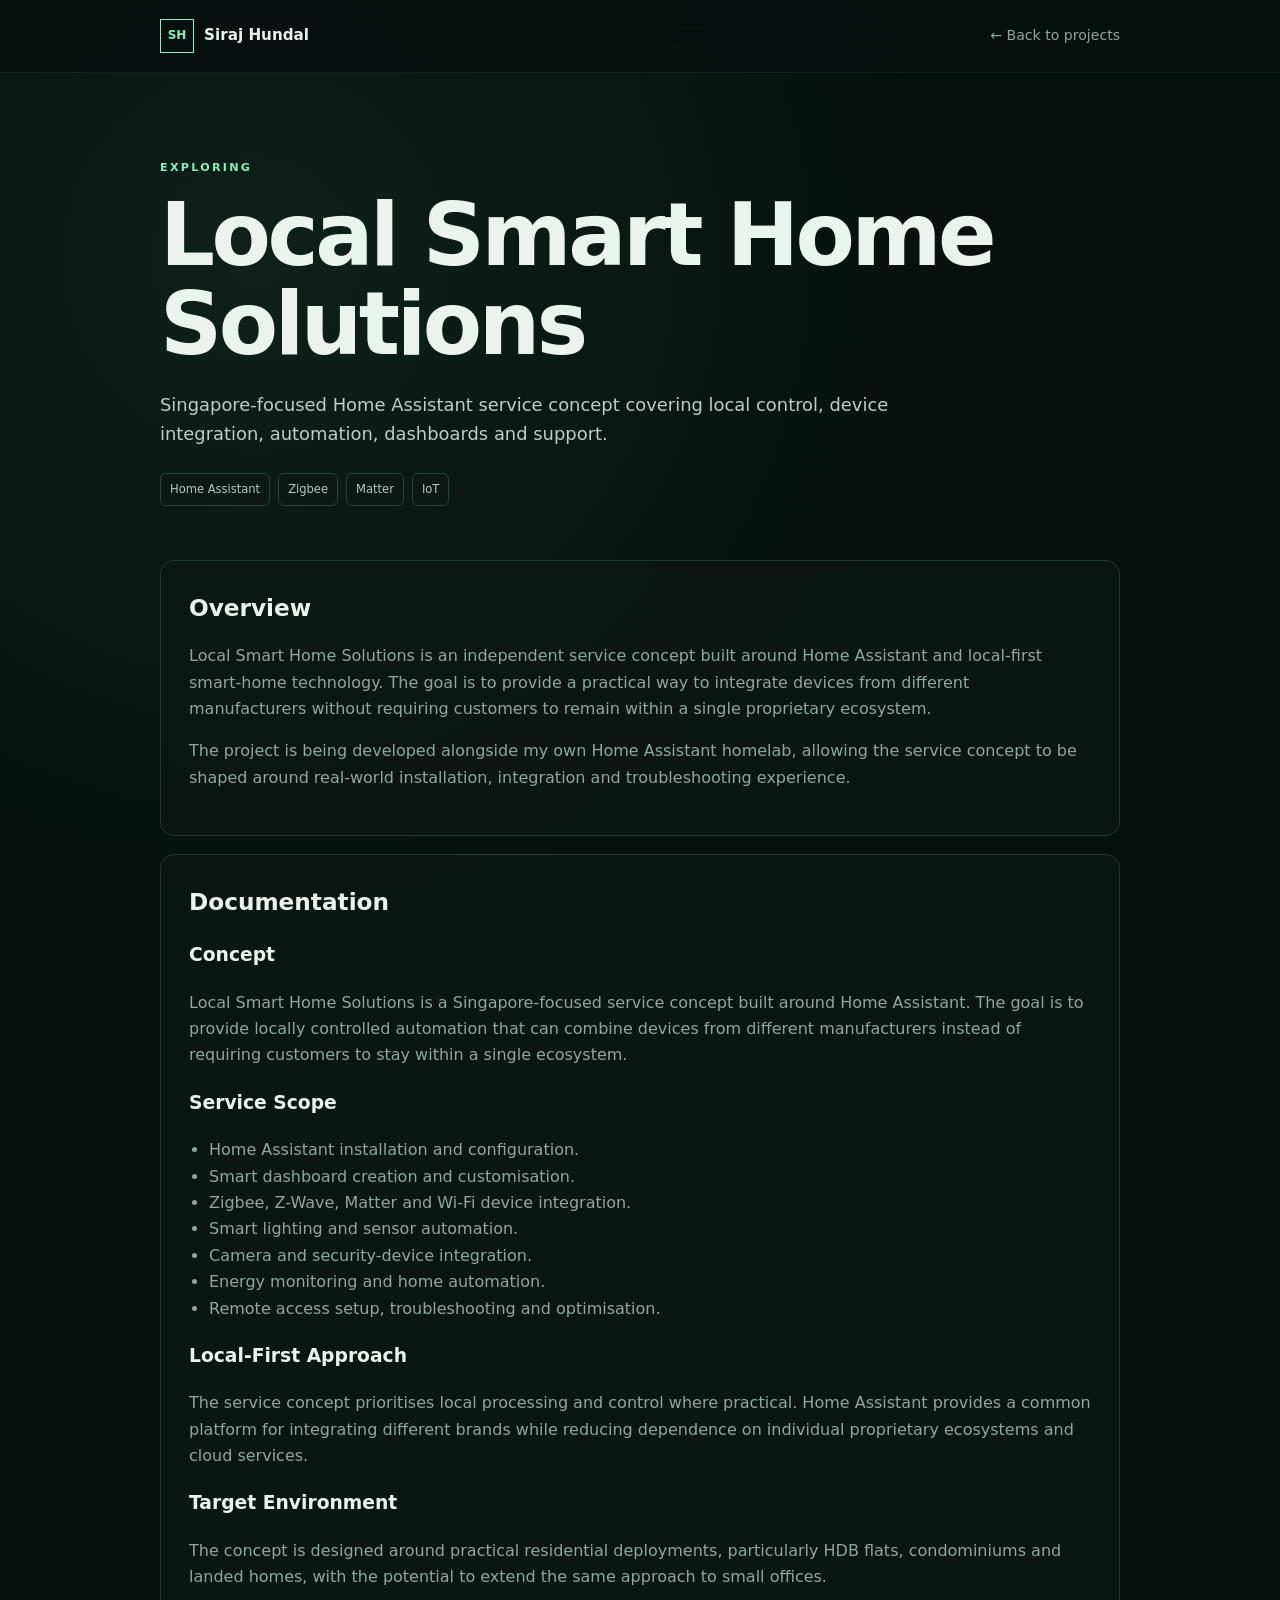
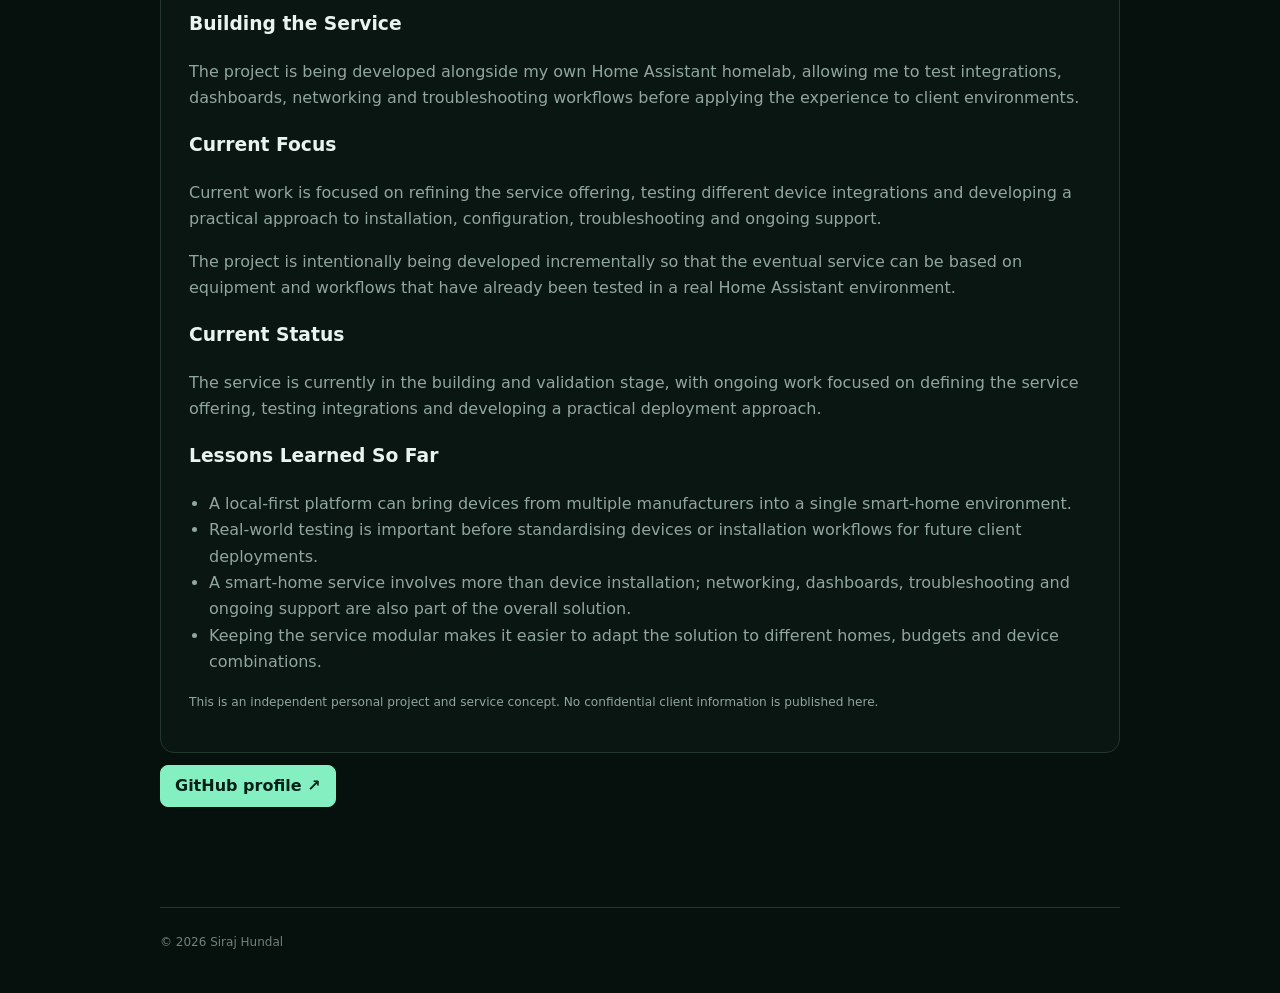
<file: projects/smart-home-solutions.html>
<!DOCTYPE html>
<html lang="en">
<head>
    <meta charset="UTF-8">
    <meta name="viewport" content="width=device-width,initial-scale=1">
    <title>Local Smart Home Solutions | Siraj Hundal</title>
    <link rel="stylesheet" href="project-styles.css">
</head>

<body>

<header class="site-header">
    <nav class="nav container">
        <a class="brand" href="../index.html">
            <span>SH</span>
            <strong>Siraj Hundal</strong>
        </a>

        <a class="back" href="../index.html#projects">
            ← Back to projects
        </a>
    </nav>
</header>


<main class="container">

    <section class="hero">
        <div class="eyebrow">EXPLORING</div>

        <h1>Local Smart Home Solutions</h1>

        <p class="lede">
            Singapore-focused Home Assistant service concept covering local
            control, device integration, automation, dashboards and support.
        </p>

        <div class="meta">
            <span class="tag">Home Assistant</span>
            <span class="tag">Zigbee</span>
            <span class="tag">Matter</span>
            <span class="tag">IoT</span>
        </div>
    </section>


    <section class="panel">
        <h2>Overview</h2>

        <p>
            Local Smart Home Solutions is an independent service concept built
            around Home Assistant and local-first smart-home technology. The
            goal is to provide a practical way to integrate devices from
            different manufacturers without requiring customers to remain
            within a single proprietary ecosystem.
        </p>

        <p>
            The project is being developed alongside my own Home Assistant
            homelab, allowing the service concept to be shaped around
            real-world installation, integration and troubleshooting experience.
        </p>
    </section>


    <section class="panel">
        <h2>Documentation</h2>


        <h3>Concept</h3>

        <p>
            Local Smart Home Solutions is a Singapore-focused service concept
            built around Home Assistant. The goal is to provide locally
            controlled automation that can combine devices from different
            manufacturers instead of requiring customers to stay within a
            single ecosystem.
        </p>


        <h3>Service Scope</h3>

        <ul>
            <li>
                Home Assistant installation and configuration.
            </li>

            <li>
                Smart dashboard creation and customisation.
            </li>

            <li>
                Zigbee, Z-Wave, Matter and Wi-Fi device integration.
            </li>

            <li>
                Smart lighting and sensor automation.
            </li>

            <li>
                Camera and security-device integration.
            </li>

            <li>
                Energy monitoring and home automation.
            </li>

            <li>
                Remote access setup, troubleshooting and optimisation.
            </li>
        </ul>


        <h3>Local-First Approach</h3>

        <p>
            The service concept prioritises local processing and control where
            practical. Home Assistant provides a common platform for
            integrating different brands while reducing dependence on
            individual proprietary ecosystems and cloud services.
        </p>


        <h3>Target Environment</h3>

        <p>
            The concept is designed around practical residential deployments,
            particularly HDB flats, condominiums and landed homes, with the
            potential to extend the same approach to small offices.
        </p>


        <h3>Building the Service</h3>

        <p>
            The project is being developed alongside my own Home Assistant
            homelab, allowing me to test integrations, dashboards, networking
            and troubleshooting workflows before applying the experience to
            client environments.
        </p>


        <h3>Current Focus</h3>

        <p>
            Current work is focused on refining the service offering, testing
            different device integrations and developing a practical approach
            to installation, configuration, troubleshooting and ongoing support.
        </p>

        <p>
            The project is intentionally being developed incrementally so that
            the eventual service can be based on equipment and workflows that
            have already been tested in a real Home Assistant environment.
        </p>


        <h3>Current Status</h3>

        <p>
            The service is currently in the building and validation stage,
            with ongoing work focused on defining the service offering,
            testing integrations and developing a practical deployment
            approach.
        </p>


        <h3>Lessons Learned So Far</h3>

        <ul>
            <li>
                A local-first platform can bring devices from multiple
                manufacturers into a single smart-home environment.
            </li>

            <li>
                Real-world testing is important before standardising devices
                or installation workflows for future client deployments.
            </li>

            <li>
                A smart-home service involves more than device installation;
                networking, dashboards, troubleshooting and ongoing support
                are also part of the overall solution.
            </li>

            <li>
                Keeping the service modular makes it easier to adapt the
                solution to different homes, budgets and device combinations.
            </li>
        </ul>


        <p class="note">
            This is an independent personal project and service concept. No
            confidential client information is published here.
        </p>

    </section>


    <a class="button primary"
       href="https://github.com/DeChozen1"
       target="_blank"
       rel="noreferrer">
        GitHub profile ↗
    </a>

</main>


<footer class="site-footer container">
    © 2026 Siraj Hundal
</footer>

</body>
</html>
</file>
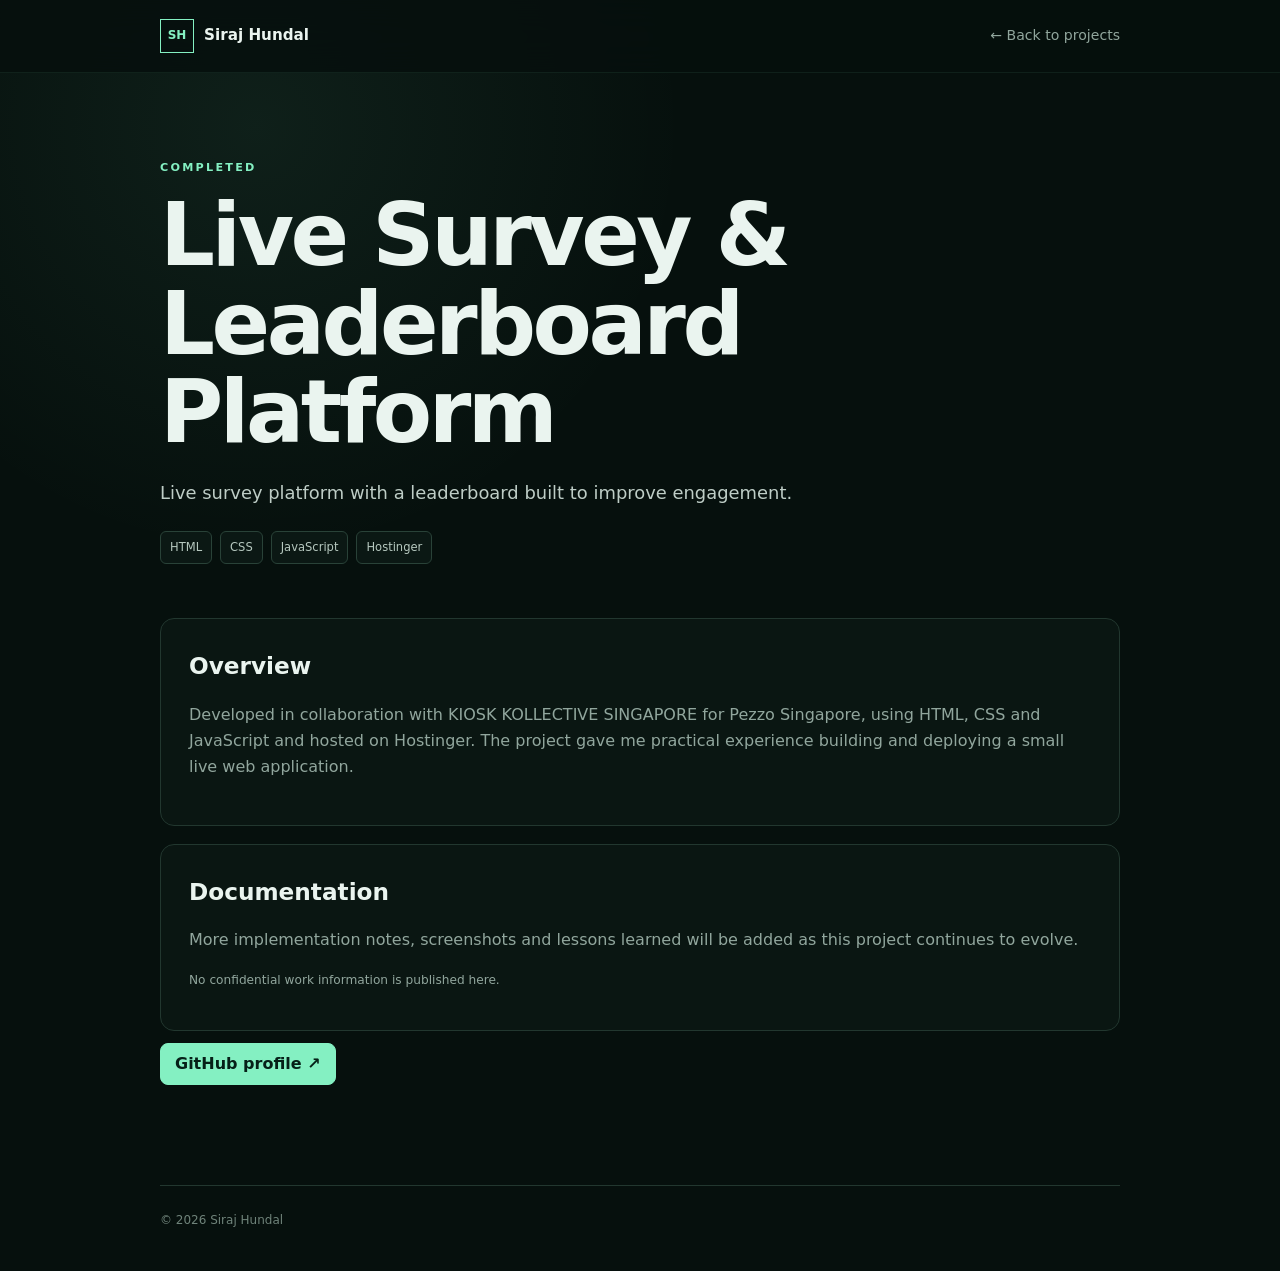
<file: projects/survey-platform.html>
<!DOCTYPE html><html lang="en"><head><meta charset="UTF-8"><meta name="viewport" content="width=device-width,initial-scale=1"><title>Live Survey & Leaderboard Platform | Siraj Hundal</title><link rel="stylesheet" href="project-styles.css"></head><body><header class="site-header"><nav class="nav container"><a class="brand" href="../index.html"><span>SH</span><strong>Siraj Hundal</strong></a><a class="back" href="../index.html#projects">← Back to projects</a></nav></header><main class="container"><section class="hero"><div class="eyebrow">COMPLETED</div><h1>Live Survey & Leaderboard Platform</h1><p class="lede">Live survey platform with a leaderboard built to improve engagement.</p><div class="meta"><span class="tag">HTML</span><span class="tag">CSS</span><span class="tag">JavaScript</span><span class="tag">Hostinger</span></div></section><section class="panel"><h2>Overview</h2><p>Developed in collaboration with KIOSK KOLLECTIVE SINGAPORE for Pezzo Singapore, using HTML, CSS and JavaScript and hosted on Hostinger. The project gave me practical experience building and deploying a small live web application.</p></section><section class="panel"><h2>Documentation</h2><p>More implementation notes, screenshots and lessons learned will be added as this project continues to evolve.</p><p class="note">No confidential work information is published here.</p></section><a class="button primary" href="https://github.com/DeChozen1" target="_blank" rel="noreferrer">GitHub profile ↗</a></main><footer class="site-footer container">© 2026 Siraj Hundal</footer></body></html>
</file>
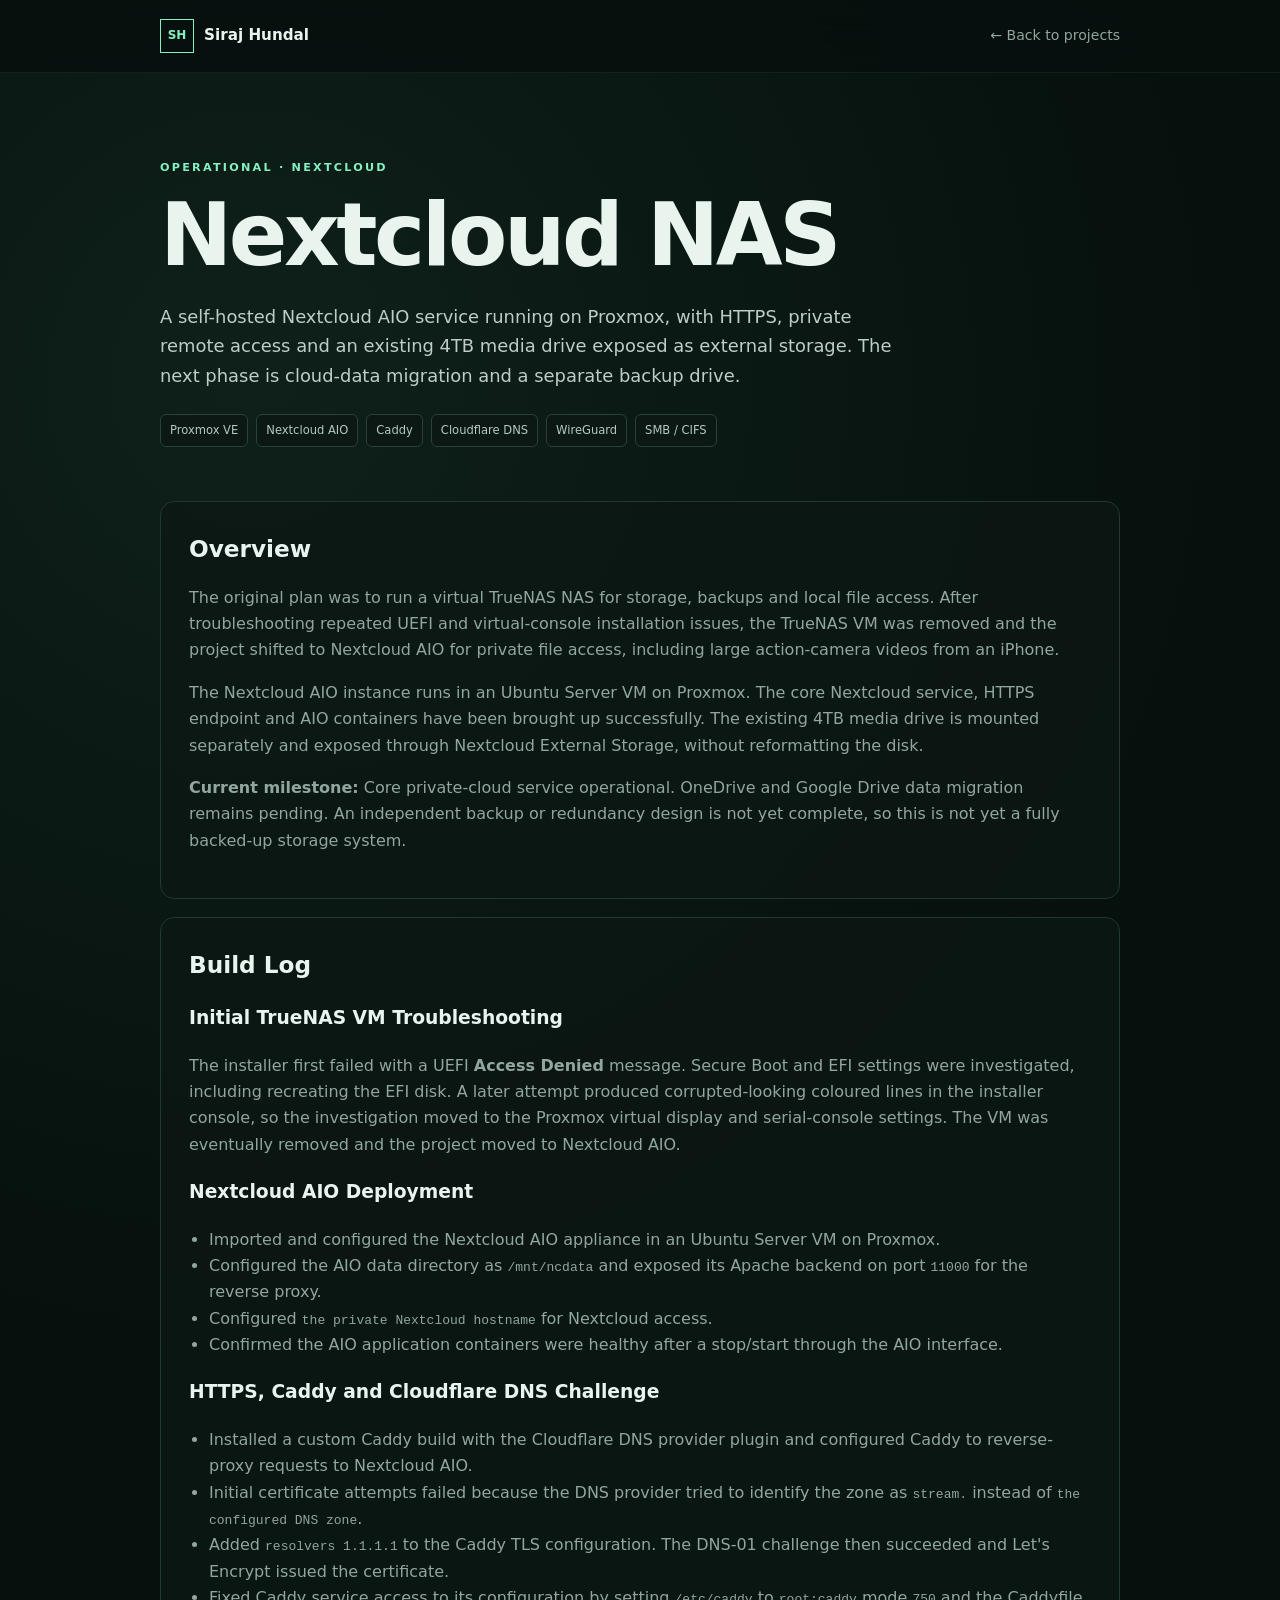
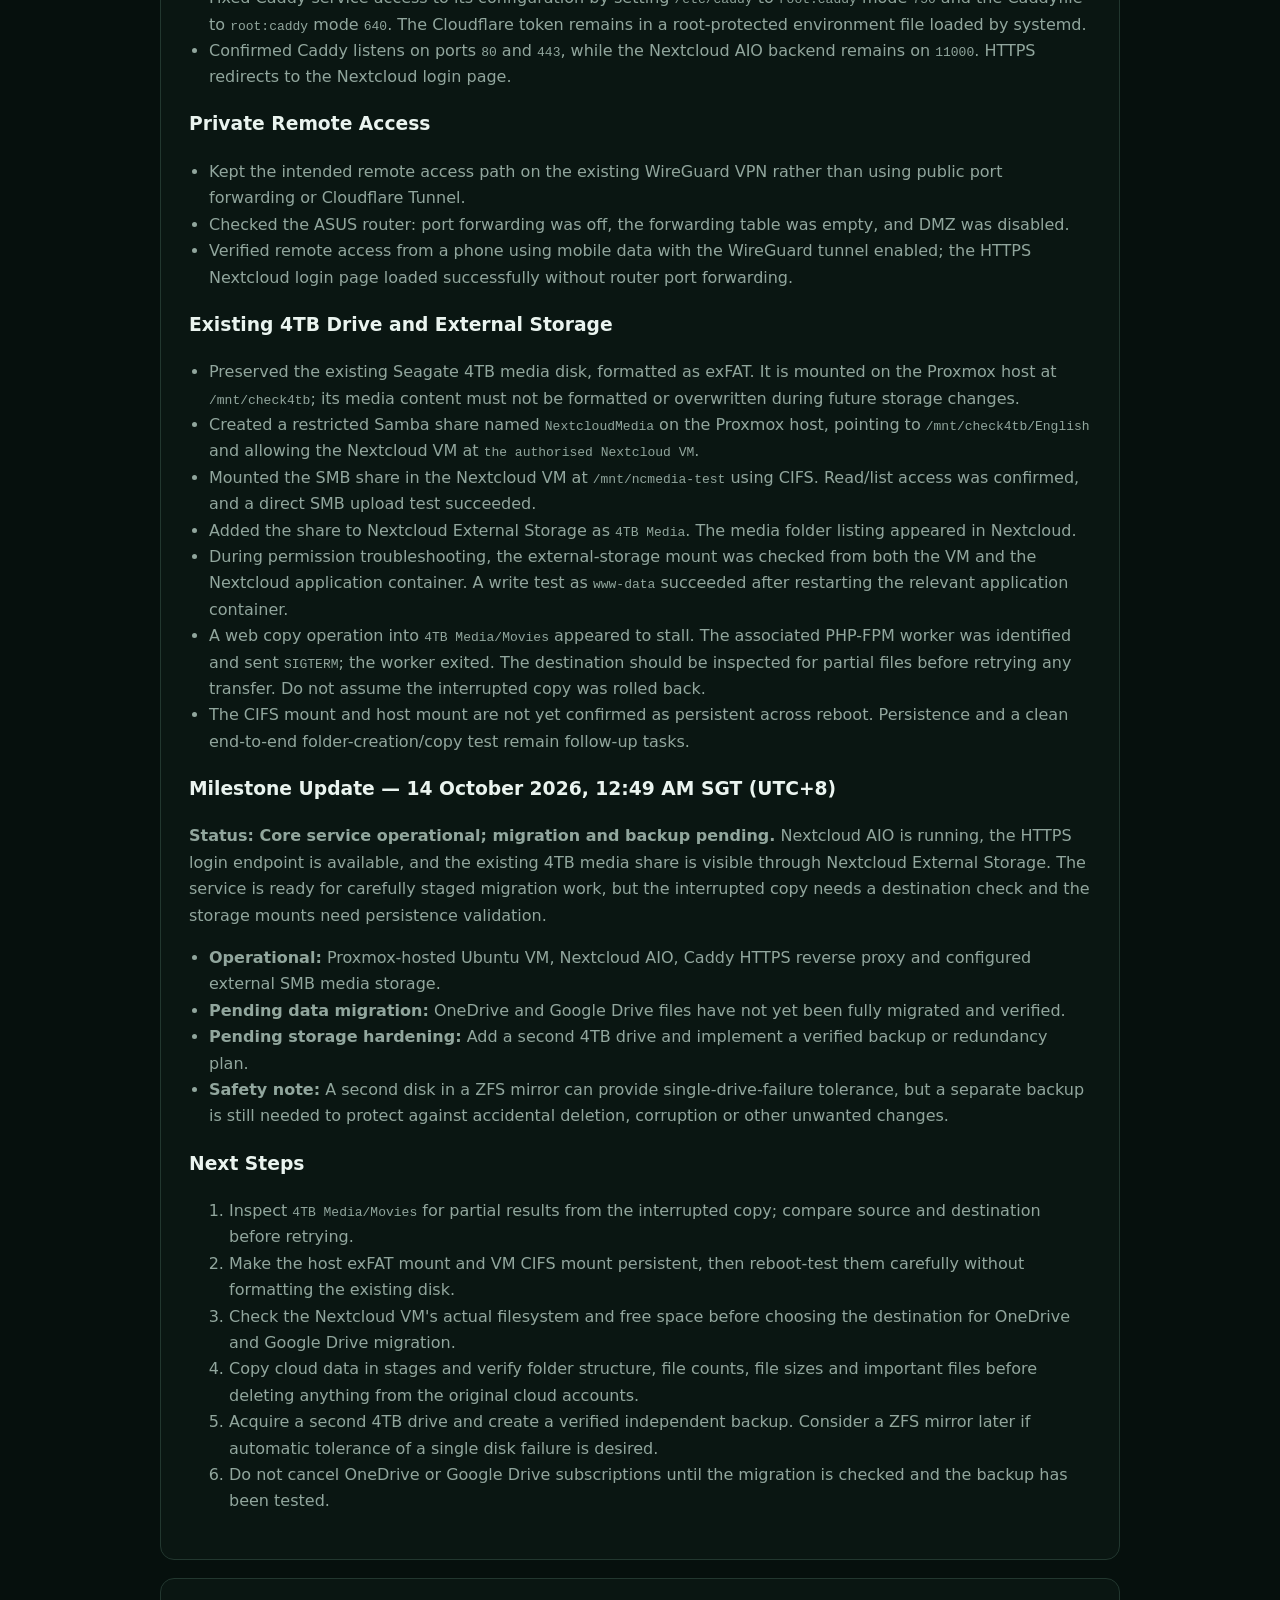
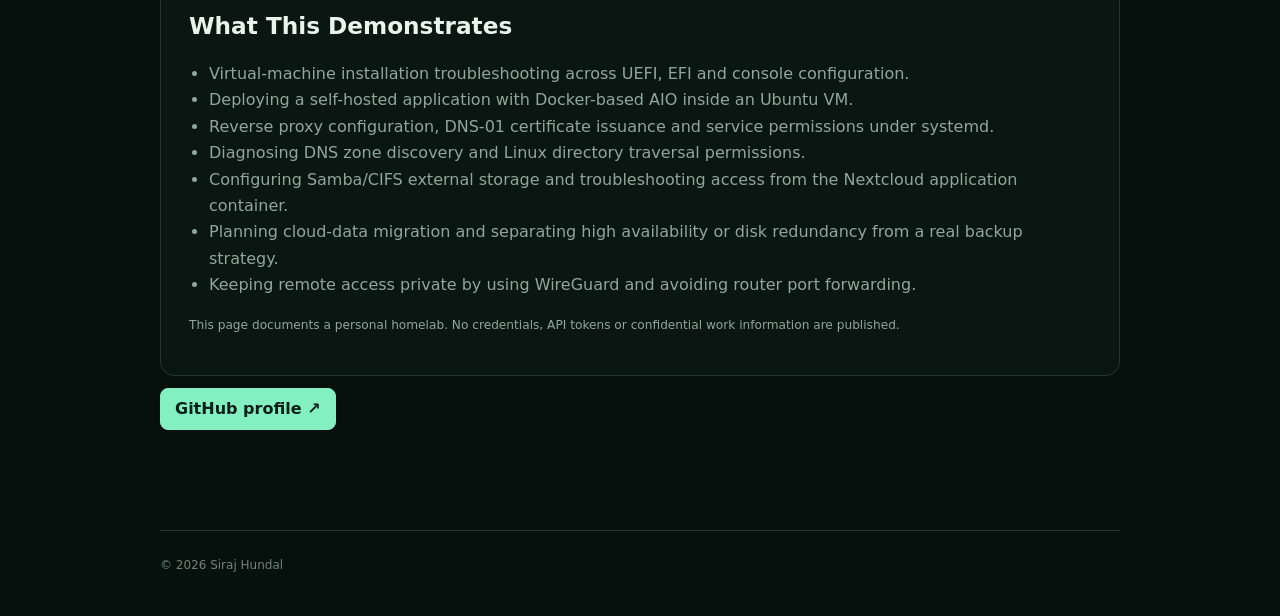
<file: projects/truenas.html>
<!DOCTYPE html>
<html lang="en">
<head>
    <meta charset="UTF-8">
    <meta name="viewport" content="width=device-width,initial-scale=1">
    <meta name="description" content="Build log for a Proxmox-hosted Nextcloud AIO private cloud, external 4TB media storage, remote access and planned independent backup.">
    <title>Nextcloud NAS | Siraj Hundal</title>
    <link rel="stylesheet" href="project-styles.css">
</head>

<body>
<header class="site-header">
    <nav class="nav container">
        <a class="brand" href="../index.html"><span>SH</span><strong>Siraj Hundal</strong></a>
        <a class="back" href="../index.html#projects">← Back to projects</a>
    </nav>
</header>

<main class="container">
    <section class="hero">
        <div class="eyebrow">OPERATIONAL · NEXTCLOUD</div>
        <h1>Nextcloud NAS</h1>
        <p class="lede">A self-hosted Nextcloud AIO service running on Proxmox, with HTTPS, private remote access and an existing 4TB media drive exposed as external storage. The next phase is cloud-data migration and a separate backup drive.</p>
        <div class="meta">
            <span class="tag">Proxmox VE</span>
            <span class="tag">Nextcloud AIO</span>
            <span class="tag">Caddy</span>
            <span class="tag">Cloudflare DNS</span>
            <span class="tag">WireGuard</span>
            <span class="tag">SMB / CIFS</span>
        </div>
    </section>

    <section class="panel">
        <h2>Overview</h2>
        <p>The original plan was to run a virtual TrueNAS NAS for storage, backups and local file access. After troubleshooting repeated UEFI and virtual-console installation issues, the TrueNAS VM was removed and the project shifted to Nextcloud AIO for private file access, including large action-camera videos from an iPhone.</p>
        <p>The Nextcloud AIO instance runs in an Ubuntu Server VM on Proxmox. The core Nextcloud service, HTTPS endpoint and AIO containers have been brought up successfully. The existing 4TB media drive is mounted separately and exposed through Nextcloud External Storage, without reformatting the disk.</p>
        <p><strong>Current milestone:</strong> Core private-cloud service operational. OneDrive and Google Drive data migration remains pending. An independent backup or redundancy design is not yet complete, so this is not yet a fully backed-up storage system.</p>
    </section>

    <section class="panel">
        <h2>Build Log</h2>

        <h3>Initial TrueNAS VM Troubleshooting</h3>
        <p>The installer first failed with a UEFI <strong>Access Denied</strong> message. Secure Boot and EFI settings were investigated, including recreating the EFI disk. A later attempt produced corrupted-looking coloured lines in the installer console, so the investigation moved to the Proxmox virtual display and serial-console settings. The VM was eventually removed and the project moved to Nextcloud AIO.</p>

        <h3>Nextcloud AIO Deployment</h3>
        <ul>
            <li>Imported and configured the Nextcloud AIO appliance in an Ubuntu Server VM on Proxmox.</li>
            <li>Configured the AIO data directory as <code>/mnt/ncdata</code> and exposed its Apache backend on port <code>11000</code> for the reverse proxy.</li>
            <li>Configured <code>the private Nextcloud hostname</code> for Nextcloud access.</li>
            <li>Confirmed the AIO application containers were healthy after a stop/start through the AIO interface.</li>
        </ul>

        <h3>HTTPS, Caddy and Cloudflare DNS Challenge</h3>
        <ul>
            <li>Installed a custom Caddy build with the Cloudflare DNS provider plugin and configured Caddy to reverse-proxy requests to Nextcloud AIO.</li>
            <li>Initial certificate attempts failed because the DNS provider tried to identify the zone as <code>stream.</code> instead of <code>the configured DNS zone</code>.</li>
            <li>Added <code>resolvers 1.1.1.1</code> to the Caddy TLS configuration. The DNS-01 challenge then succeeded and Let's Encrypt issued the certificate.</li>
            <li>Fixed Caddy service access to its configuration by setting <code>/etc/caddy</code> to <code>root:caddy</code> mode <code>750</code> and the Caddyfile to <code>root:caddy</code> mode <code>640</code>. The Cloudflare token remains in a root-protected environment file loaded by systemd.</li>
            <li>Confirmed Caddy listens on ports <code>80</code> and <code>443</code>, while the Nextcloud AIO backend remains on <code>11000</code>. HTTPS redirects to the Nextcloud login page.</li>
        </ul>

        <h3>Private Remote Access</h3>
        <ul>
            <li>Kept the intended remote access path on the existing WireGuard VPN rather than using public port forwarding or Cloudflare Tunnel.</li>
            <li>Checked the ASUS router: port forwarding was off, the forwarding table was empty, and DMZ was disabled.</li>
            <li>Verified remote access from a phone using mobile data with the WireGuard tunnel enabled; the HTTPS Nextcloud login page loaded successfully without router port forwarding.</li>
        </ul>

        <h3>Existing 4TB Drive and External Storage</h3>
        <ul>
            <li>Preserved the existing Seagate 4TB media disk, formatted as exFAT. It is mounted on the Proxmox host at <code>/mnt/check4tb</code>; its media content must not be formatted or overwritten during future storage changes.</li>
            <li>Created a restricted Samba share named <code>NextcloudMedia</code> on the Proxmox host, pointing to <code>/mnt/check4tb/English</code> and allowing the Nextcloud VM at <code>the authorised Nextcloud VM</code>.</li>
            <li>Mounted the SMB share in the Nextcloud VM at <code>/mnt/ncmedia-test</code> using CIFS. Read/list access was confirmed, and a direct SMB upload test succeeded.</li>
            <li>Added the share to Nextcloud External Storage as <code>4TB Media</code>. The media folder listing appeared in Nextcloud.</li>
            <li>During permission troubleshooting, the external-storage mount was checked from both the VM and the Nextcloud application container. A write test as <code>www-data</code> succeeded after restarting the relevant application container.</li>
            <li>A web copy operation into <code>4TB Media/Movies</code> appeared to stall. The associated PHP-FPM worker was identified and sent <code>SIGTERM</code>; the worker exited. The destination should be inspected for partial files before retrying any transfer. Do not assume the interrupted copy was rolled back.</li>
            <li>The CIFS mount and host mount are not yet confirmed as persistent across reboot. Persistence and a clean end-to-end folder-creation/copy test remain follow-up tasks.</li>
        </ul>

        <h3>Milestone Update — 14 October 2026, 12:49 AM SGT (UTC+8)</h3>
        <p><strong>Status: Core service operational; migration and backup pending.</strong> Nextcloud AIO is running, the HTTPS login endpoint is available, and the existing 4TB media share is visible through Nextcloud External Storage. The service is ready for carefully staged migration work, but the interrupted copy needs a destination check and the storage mounts need persistence validation.</p>
        <ul>
            <li><strong>Operational:</strong> Proxmox-hosted Ubuntu VM, Nextcloud AIO, Caddy HTTPS reverse proxy and configured external SMB media storage.</li>
            <li><strong>Pending data migration:</strong> OneDrive and Google Drive files have not yet been fully migrated and verified.</li>
            <li><strong>Pending storage hardening:</strong> Add a second 4TB drive and implement a verified backup or redundancy plan.</li>
            <li><strong>Safety note:</strong> A second disk in a ZFS mirror can provide single-drive-failure tolerance, but a separate backup is still needed to protect against accidental deletion, corruption or other unwanted changes.</li>
        </ul>

        <h3>Next Steps</h3>
        <ol>
            <li>Inspect <code>4TB Media/Movies</code> for partial results from the interrupted copy; compare source and destination before retrying.</li>
            <li>Make the host exFAT mount and VM CIFS mount persistent, then reboot-test them carefully without formatting the existing disk.</li>
            <li>Check the Nextcloud VM's actual filesystem and free space before choosing the destination for OneDrive and Google Drive migration.</li>
            <li>Copy cloud data in stages and verify folder structure, file counts, file sizes and important files before deleting anything from the original cloud accounts.</li>
            <li>Acquire a second 4TB drive and create a verified independent backup. Consider a ZFS mirror later if automatic tolerance of a single disk failure is desired.</li>
            <li>Do not cancel OneDrive or Google Drive subscriptions until the migration is checked and the backup has been tested.</li>
        </ol>
    </section>

    <section class="panel">
        <h2>What This Demonstrates</h2>
        <ul>
            <li>Virtual-machine installation troubleshooting across UEFI, EFI and console configuration.</li>
            <li>Deploying a self-hosted application with Docker-based AIO inside an Ubuntu VM.</li>
            <li>Reverse proxy configuration, DNS-01 certificate issuance and service permissions under systemd.</li>
            <li>Diagnosing DNS zone discovery and Linux directory traversal permissions.</li>
            <li>Configuring Samba/CIFS external storage and troubleshooting access from the Nextcloud application container.</li>
            <li>Planning cloud-data migration and separating high availability or disk redundancy from a real backup strategy.</li>
            <li>Keeping remote access private by using WireGuard and avoiding router port forwarding.</li>
        </ul>
        <p class="note">This page documents a personal homelab. No credentials, API tokens or confidential work information are published.</p>
    </section>

    <a class="button primary" href="https://github.com/DeChozen1" target="_blank" rel="noreferrer">GitHub profile ↗</a>
</main>

<footer class="site-footer container">© 2026 Siraj Hundal</footer>
</body>
</html>
</file>
<file: styles.css>
:root{
  --bg:#06100d;--panel:#0b1714;--panel-2:#0d1d19;--text:#eaf4ef;--muted:#91a69d;--line:#22372f;--line-2:#2c4b40;--accent:#84f0c2;--accent-2:#b6f7dc;--warning:#f3d68c;--blue:#9dd7ff;--shadow:0 20px 60px rgba(0,0,0,.28)
}
*{box-sizing:border-box}html{scroll-behavior:smooth}body{margin:0;background:radial-gradient(circle at 15% 10%,rgba(132,240,194,.08),transparent 28%),radial-gradient(circle at 85% 15%,rgba(157,215,255,.05),transparent 24%),var(--bg);color:var(--text);font-family:Inter,ui-sans-serif,system-ui,-apple-system,BlinkMacSystemFont,"Segoe UI",sans-serif;line-height:1.6}a{color:inherit;text-decoration:none}button{font:inherit}.container{width:min(1160px,calc(100% - 40px));margin:0 auto}.noise{position:fixed;inset:0;pointer-events:none;opacity:.045;z-index:20;background-image:radial-gradient(#fff .5px,transparent .5px);background-size:5px 5px}
.site-header{position:sticky;top:0;z-index:10;backdrop-filter:blur(18px);background:rgba(6,16,13,.82);border-bottom:1px solid rgba(132,240,194,.08)}.nav{height:72px;display:flex;align-items:center;justify-content:space-between;gap:24px}.brand{display:flex;align-items:center;gap:10px}.brand span{width:34px;height:34px;display:grid;place-items:center;border:1px solid var(--accent);color:var(--accent);font-size:.75rem;font-weight:800;letter-spacing:.04em}.brand strong{font-size:.95rem}.nav-links{display:flex;gap:22px;color:var(--muted);font-size:.88rem}.nav-links a:hover{color:var(--text)}.nav-cta{border:1px solid var(--line);padding:9px 13px;font-size:.84rem;border-radius:8px}
.hero{min-height:700px;display:grid;grid-template-columns:1.08fr .92fr;gap:64px;align-items:center;padding:90px 0 80px}.eyebrow{font-size:.72rem;letter-spacing:.22em;color:var(--accent);font-weight:700;margin:0 0 14px}h1,h2,h3{line-height:1.1;letter-spacing:-.025em}h1{font-size:clamp(3rem,7vw,6.4rem);margin:0 0 24px;max-width:760px}h1 span{color:var(--muted)}h2{margin:0;font-size:clamp(2rem,4.2vw,4rem)}h3{margin:0 0 12px}.hero-text{max-width:650px;font-size:1.08rem;color:#c0cec8}.hero-actions{display:flex;gap:12px;margin:28px 0 18px;flex-wrap:wrap}.button{display:inline-flex;align-items:center;justify-content:center;min-height:44px;padding:0 16px;border-radius:8px;font-weight:750;font-size:.9rem;border:1px solid var(--line)}.button.primary{color:#062018;background:var(--accent);border-color:var(--accent)}.button.primary:hover{background:var(--accent-2)}.button.ghost{color:var(--text);background:transparent}.button.ghost:hover{border-color:#48665a}.hero-meta{display:flex;gap:18px;flex-wrap:wrap;color:var(--muted);font-size:.8rem}.hero-terminal{border:1px solid var(--line);background:rgba(6,13,12,.72);box-shadow:var(--shadow);border-radius:14px;overflow:hidden}.terminal-top{height:42px;display:flex;align-items:center;gap:7px;padding:0 14px;background:var(--panel-2);border-bottom:1px solid var(--line)}.terminal-top span{width:8px;height:8px;border-radius:50%;border:1px solid #5b6d65}.terminal-top small{margin-left:7px;color:var(--muted);font-family:ui-monospace,SFMono-Regular,Menlo,monospace}.hero-terminal pre{margin:0;padding:28px;font:500 .88rem/1.85 ui-monospace,SFMono-Regular,Menlo,monospace;color:#d6e7df;min-height:350px}.muted{color:var(--accent)}
.section{padding:82px 0}.section-heading{display:grid;grid-template-columns:1fr .6fr;gap:50px;align-items:end;margin-bottom:30px}.section-intro{margin:0;color:var(--muted)}.filters{display:flex;gap:8px;flex-wrap:wrap;margin-bottom:26px}.filter{border:1px solid var(--line);background:transparent;color:var(--muted);padding:9px 13px;border-radius:999px;cursor:pointer}.filter.active,.filter:hover{border-color:rgba(132,240,194,.5);color:var(--accent);background:rgba(132,240,194,.05)}
.project-grid{display:grid;grid-template-columns:repeat(2,minmax(0,1fr));gap:16px}.project-card{position:relative;padding:24px;min-height:300px;border:1px solid var(--line);background:linear-gradient(180deg,rgba(14,29,24,.94),rgba(9,19,16,.94));border-radius:12px;display:flex;flex-direction:column;transition:transform .2s ease,border-color .2s ease}.project-card:hover{transform:translateY(-3px);border-color:#3a5a4d}.project-card.hidden{display:none}.card-top{display:flex;align-items:center;justify-content:space-between}.status{font-size:.66rem;letter-spacing:.15em;font-weight:800;border:1px solid var(--line);padding:5px 8px;border-radius:999px;display:inline-block}.status.active{color:var(--accent)}.status.building{color:var(--blue)}.status.exploring{color:var(--warning)}.status.complete{color:#bdbdbd}.status.external{color:var(--blue)}.project-number{font:600 .72rem ui-monospace,SFMono-Regular,Menlo,monospace;color:#5e7269}.project-icon{margin:28px 0 13px;color:var(--accent);font:700 2rem/1 ui-monospace,monospace}.project-card h3{font-size:1.45rem}.project-card p{margin:0;color:var(--muted);max-width:58ch}.tags{display:flex;flex-wrap:wrap;gap:7px;margin-top:auto;padding-top:22px}.tags span{border:1px solid #294238;background:#0b1814;color:#b6c8bf;padding:5px 8px;font-size:.72rem;border-radius:6px}.text-link{color:var(--accent);margin-top:15px;font-size:.82rem;font-weight:700}
.architecture-wrap{border:1px solid var(--line);border-radius:14px;background:rgba(8,17,15,.7);box-shadow:var(--shadow);overflow:hidden}.architecture-heading{display:flex;justify-content:space-between;align-items:center;gap:20px;padding:18px 22px;border-bottom:1px solid var(--line)}.architecture-heading .eyebrow{margin:0}.architecture-heading p{margin:0;color:var(--muted);font-size:.86rem}.architecture{padding:34px;background:radial-gradient(circle at 50% 0%,rgba(132,240,194,.05),transparent 42%)}.node{border:1px solid var(--line-2);background:#0a1915;border-radius:10px;padding:15px 16px;min-height:92px;display:flex;flex-direction:column;justify-content:center}.node small{color:var(--accent);font-size:.63rem;letter-spacing:.14em}.node strong{font-size:1rem;margin-top:3px}.node em{color:var(--muted);font-size:.74rem;font-style:normal;margin-top:2px}.node.uplink,.node.router{width:min(650px,100%);margin:auto;text-align:center}.flow-line{height:54px;width:1px;background:#315046;margin:auto;position:relative}.flow-line span{position:absolute;left:14px;top:50%;transform:translateY(-50%);white-space:nowrap;color:#657f73;font-size:.68rem;font-family:ui-monospace,monospace}.host-shell{max-width:820px;margin:auto;border:1px solid #36584b;border-radius:14px;background:rgba(9,22,18,.86);padding:18px}.host-head{display:flex;align-items:center;justify-content:space-between;gap:18px;padding-bottom:15px;border-bottom:1px solid var(--line)}.host-head>div{display:flex;flex-direction:column}.host-head small{color:var(--accent);font-size:.63rem;letter-spacing:.14em}.host-head strong{font-size:1.18rem;margin-top:3px}.host-head em{color:var(--muted);font-size:.75rem;font-style:normal;margin-top:2px}.host-badge{border:1px solid #315046;border-radius:999px;padding:5px 9px;color:#91aa9e;font-size:.66rem;letter-spacing:.12em}.host-grid{display:grid;grid-template-columns:1.3fr .85fr .85fr;gap:12px;margin-top:14px}.firewall-inner{grid-row:span 2}.service,.management{min-height:105px}.management{grid-column:1/-1;min-height:88px}.dual-path{display:grid;grid-template-columns:repeat(3,1fr);gap:12px;max-width:820px;margin:18px auto}.path-card{border:1px dashed #35574a;border-radius:10px;padding:12px 14px;background:rgba(10,25,21,.7);display:flex;flex-direction:column}.path-card b{color:var(--accent);font-size:.75rem}.path-card span{color:var(--muted);font-size:.72rem;margin-top:4px}.router-branches{position:relative;display:grid;grid-template-columns:repeat(3,1fr);gap:12px;max-width:900px;margin:34px auto 0}.router-branches:before{content:"";position:absolute;left:16.7%;right:16.7%;top:-18px;height:1px;background:#315046}.node.compact{min-height:112px}.lab-notes{display:grid;grid-template-columns:repeat(3,1fr);gap:14px;margin-top:20px}.lab-notes>div,.roadmap-panel,.about-panel,.environment-card,.current-card{border:1px solid var(--line);border-radius:12px;background:rgba(12,24,20,.78);padding:24px}.note-kicker,.env-label{color:var(--accent);font:700 .66rem/1 ui-monospace,monospace;letter-spacing:.15em}.lab-notes p{color:var(--muted);margin:10px 0 0}.project-divider{grid-column:1/-1;display:flex;align-items:center;gap:14px;margin:10px 0 -2px;color:#6d857b;font:700 .66rem ui-monospace,SFMono-Regular,Menlo,monospace;letter-spacing:.16em}.project-divider:before,.project-divider:after{content:"";height:1px;background:var(--line);flex:1}.project-divider.hidden{display:none}.environment-card{min-height:220px}.environment-card h3{margin-top:12px}.current-grid-3{grid-template-columns:repeat(3,1fr)}
.physical-section{display:grid;grid-template-columns:.8fr 1.2fr;gap:24px;align-items:center;margin-top:22px}.physical-copy h3{font-size:2rem}.physical-copy p{color:var(--muted);max-width:48ch}.physical-copy .disclaimer{font-size:.75rem;color:#657a71}.cabinet-figure{margin:0}.cabinet-figure img{width:100%;display:block;border:1px solid var(--line);border-radius:14px;box-shadow:var(--shadow)}.cabinet-figure figcaption{color:#71877d;font-size:.72rem;margin-top:8px}
.environment-grid{display:grid;grid-template-columns:repeat(5,1fr);gap:12px}.environment-card{min-height:250px;display:flex;flex-direction:column}.environment-card h3{font-size:1.2rem;margin-top:12px}.environment-card p{color:var(--muted);font-size:.86rem}.current-grid{display:grid;grid-template-columns:repeat(4,1fr);gap:12px}.current-card{min-height:190px}.current-card h3{margin-top:18px;font-size:1.25rem}.current-card p{color:var(--muted);font-size:.88rem}
.split-section{display:grid;grid-template-columns:1.05fr .95fr;gap:16px}.roadmap-panel>p:not(.eyebrow),.about-panel>p:not(.eyebrow){color:var(--muted);max-width:60ch}.roadmap-line{margin-top:34px;border-left:1px solid #2d493f;padding-left:18px;display:grid;gap:17px}.road-step{position:relative;display:grid;grid-template-columns:42px 1fr;column-gap:10px;align-items:center}.road-step span{grid-row:1/span 2;width:34px;height:34px;display:grid;place-items:center;border:1px solid #304b41;border-radius:50%;color:#8ba097;font:700 .68rem ui-monospace,monospace;background:#0a1714}.road-step.current span{border-color:var(--accent);color:var(--accent)}.road-step strong{font-size:.95rem}.road-step small{color:var(--muted)}.contact-row{display:flex;gap:10px;flex-wrap:wrap;margin-top:26px}.site-footer{display:flex;justify-content:space-between;gap:20px;padding:28px 0 48px;border-top:1px solid var(--line);color:#6f837a;font-size:.76rem}
@media(max-width:1100px){.environment-grid{grid-template-columns:repeat(3,1fr)}.current-grid{grid-template-columns:repeat(2,1fr)}}@media(max-width:900px){.hero,.section-heading,.split-section,.physical-section{grid-template-columns:1fr}.hero{padding-top:62px;min-height:auto}.hero-terminal{max-width:700px}.host-grid{grid-template-columns:1fr 1fr}.firewall-inner{grid-row:auto}.management{grid-column:1/-1}.router-branches,.dual-path,.lab-notes{grid-template-columns:1fr}.router-branches:before{display:none}.environment-grid{grid-template-columns:repeat(2,1fr)}}@media(max-width:650px){.container{width:min(100% - 24px,1160px)}.nav{height:64px}.nav-links{display:none}h1{font-size:clamp(2.75rem,14vw,4.7rem)}.project-grid,.current-grid,.environment-grid{grid-template-columns:1fr}.section{padding:58px 0}.architecture{padding:18px}.architecture-heading{align-items:flex-start;flex-direction:column}.flow-line span{display:none}.host-head{align-items:flex-start;flex-direction:column}.host-grid{grid-template-columns:1fr}.management{grid-column:auto}.site-footer{flex-direction:column}}

/* Interactive homelab topology */
.topology-node{font:inherit;color:inherit;text-align:left;width:100%;cursor:pointer;appearance:none;transition:border-color .18s ease,background .18s ease,transform .18s ease}
.topology-node:focus-visible{outline:2px solid var(--accent);outline-offset:3px}
.topology-node[aria-pressed="true"]{border-color:var(--accent);background:#10271f}
.topology-node:hover{border-color:#6b9b84}
.node.uplink.topology-node,.node.router.topology-node{text-align:center}
.topology-details{display:grid;grid-template-columns:minmax(0,1fr) auto;align-items:center;gap:22px;margin-top:18px;padding:22px 24px;border:1px solid var(--line-2);border-radius:12px;background:linear-gradient(120deg,rgba(132,240,194,.07),rgba(10,25,21,.86))}
.topology-details .eyebrow{margin-bottom:8px}
.topology-details h3{font-size:1.25rem;margin:0 0 8px}
.topology-details p:not(.eyebrow){margin:0;color:var(--muted);max-width:70ch}
.topology-detail-meta{display:flex;flex-direction:column;align-items:flex-end;gap:10px;white-space:nowrap}
.topology-detail-meta span{font:700 .65rem ui-monospace,monospace;letter-spacing:.12em;color:var(--accent)}
.topology-detail-meta a{color:var(--accent);font-size:.82rem;font-weight:700}
@media(max-width:650px){.topology-details{grid-template-columns:1fr;padding:18px}.topology-detail-meta{align-items:flex-start;white-space:normal}}

/* Interactive Batcave terminal */
.batcave-terminal{align-self:center;padding-bottom:14px}
.batcave-terminal .terminal-top{flex-wrap:nowrap}
.terminal-live{margin-left:auto;color:var(--accent);font:700 .58rem ui-monospace,monospace;letter-spacing:.1em;white-space:nowrap}
.terminal-welcome{padding:24px 24px 10px}
.terminal-welcome .eyebrow{font-size:.62rem;margin-bottom:9px}
.terminal-welcome h2{font-size:clamp(1.4rem,2.5vw,2rem);margin:0 0 9px}
.terminal-welcome>p:last-child{font-size:.85rem;color:var(--muted);margin:0}
.terminal-actions{display:flex;flex-wrap:wrap;gap:8px;padding:12px 24px 18px}
.terminal-actions button,.terminal-input-row button{border:1px solid var(--line-2);background:#0b1c16;color:var(--text);border-radius:7px;padding:9px 11px;min-height:42px;font-size:.76rem;cursor:pointer}
.terminal-actions button:hover,.terminal-actions button:focus-visible,.terminal-input-row button:hover{border-color:var(--accent);color:var(--accent)}
.terminal-output{margin:0 24px;padding:13px 14px;max-height:180px;overflow:auto;border:1px solid var(--line);border-radius:8px;background:rgba(0,0,0,.18);font: .76rem/1.65 ui-monospace,SFMono-Regular,Menlo,monospace;overflow-wrap:anywhere}
.terminal-output p{margin:0 0 7px;color:#c6d8cf}
.terminal-output p:last-child{margin-bottom:0}
.terminal-prompt{color:var(--accent)}
.terminal-output strong{color:var(--accent);font-weight:600}
.terminal-input-row{display:flex;align-items:center;gap:9px;margin:12px 24px 0;padding:0}
.terminal-input-row label{font: .7rem ui-monospace,monospace;white-space:nowrap}
.terminal-input-row input{min-width:0;flex:1;background:transparent;border:0;border-bottom:1px solid var(--line-2);border-radius:0;padding:10px 2px;color:var(--text);font: .8rem ui-monospace,monospace;outline:none}
.terminal-input-row input:focus{border-bottom-color:var(--accent)}
.terminal-input-row button{background:var(--accent);color:#062018;border-color:var(--accent);font-weight:800}
.terminal-footnote{padding:0 24px;color:#71877d;font: .58rem ui-monospace,monospace;letter-spacing:.08em}
@media(max-width:650px){.terminal-welcome{padding:20px 16px 10px}.terminal-actions{padding:12px 16px 16px}.terminal-output{margin:0 16px;max-height:200px}.terminal-input-row{margin:12px 16px 0;flex-wrap:wrap}.terminal-input-row label{width:100%}.terminal-input-row input{font-size:16px}.terminal-footnote{padding:0 16px}.terminal-live{font-size:.5rem}}
</file>
<file: projects/project-styles.css>
:root{--bg:#06100d;--panel:#0b1714;--text:#eaf4ef;--muted:#91a69d;--line:#22372f;--line-2:#2c4b40;--accent:#84f0c2;--blue:#9dd7ff}*{box-sizing:border-box}html{scroll-behavior:smooth}body{margin:0;background:radial-gradient(circle at 20% 10%,rgba(132,240,194,.07),transparent 28%),var(--bg);color:var(--text);font-family:Inter,ui-sans-serif,system-ui,-apple-system,BlinkMacSystemFont,"Segoe UI",sans-serif;line-height:1.65}.container{width:min(960px,calc(100% - 40px));margin:0 auto}a{color:inherit;text-decoration:none}.site-header{position:sticky;top:0;z-index:10;background:rgba(6,16,13,.86);backdrop-filter:blur(18px);border-bottom:1px solid rgba(132,240,194,.08)}.nav{height:72px;display:flex;justify-content:space-between;align-items:center}.brand{display:flex;gap:10px;align-items:center}.brand span{width:34px;height:34px;display:grid;place-items:center;border:1px solid var(--accent);color:var(--accent);font-size:.75rem;font-weight:800}.brand strong{font-size:.95rem}.back{color:var(--muted);font-size:.88rem}.back:hover{color:var(--accent)}main{padding:86px 0 100px}.eyebrow{font-size:.7rem;letter-spacing:.2em;color:var(--accent);font-weight:800}.hero{margin-bottom:54px}.hero h1{font-size:clamp(2.8rem,7vw,5.4rem);line-height:1.02;letter-spacing:-.04em;margin:14px 0 22px}.lede{font-size:1.12rem;color:#becdc6;max-width:760px}.meta{display:flex;gap:8px;flex-wrap:wrap;margin-top:24px}.tag{border:1px solid #294238;color:#b6c8bf;background:#0b1814;padding:6px 9px;border-radius:6px;font-size:.72rem}.panel{border:1px solid var(--line);background:rgba(12,24,20,.78);border-radius:14px;padding:28px;margin-top:18px}.panel h2{margin:0 0 12px;font-size:1.45rem}.panel p,.panel li{color:var(--muted)}.panel ul{padding-left:20px}.screenshot{width:100%;display:block;border:1px solid var(--line);border-radius:14px;margin-top:24px}.note{font-size:.76rem;color:#6f837a}.button{display:inline-flex;align-items:center;min-height:42px;padding:0 14px;border:1px solid var(--line);border-radius:8px;margin-top:12px}.button:hover{border-color:#48665a}.button.primary{background:var(--accent);color:#062018;border-color:var(--accent);font-weight:800}.site-footer{border-top:1px solid var(--line);padding:25px 0 40px;color:#6f837a;font-size:.75rem}@media(max-width:650px){.container{width:min(100% - 24px,960px)}main{padding-top:60px}}
</file>
